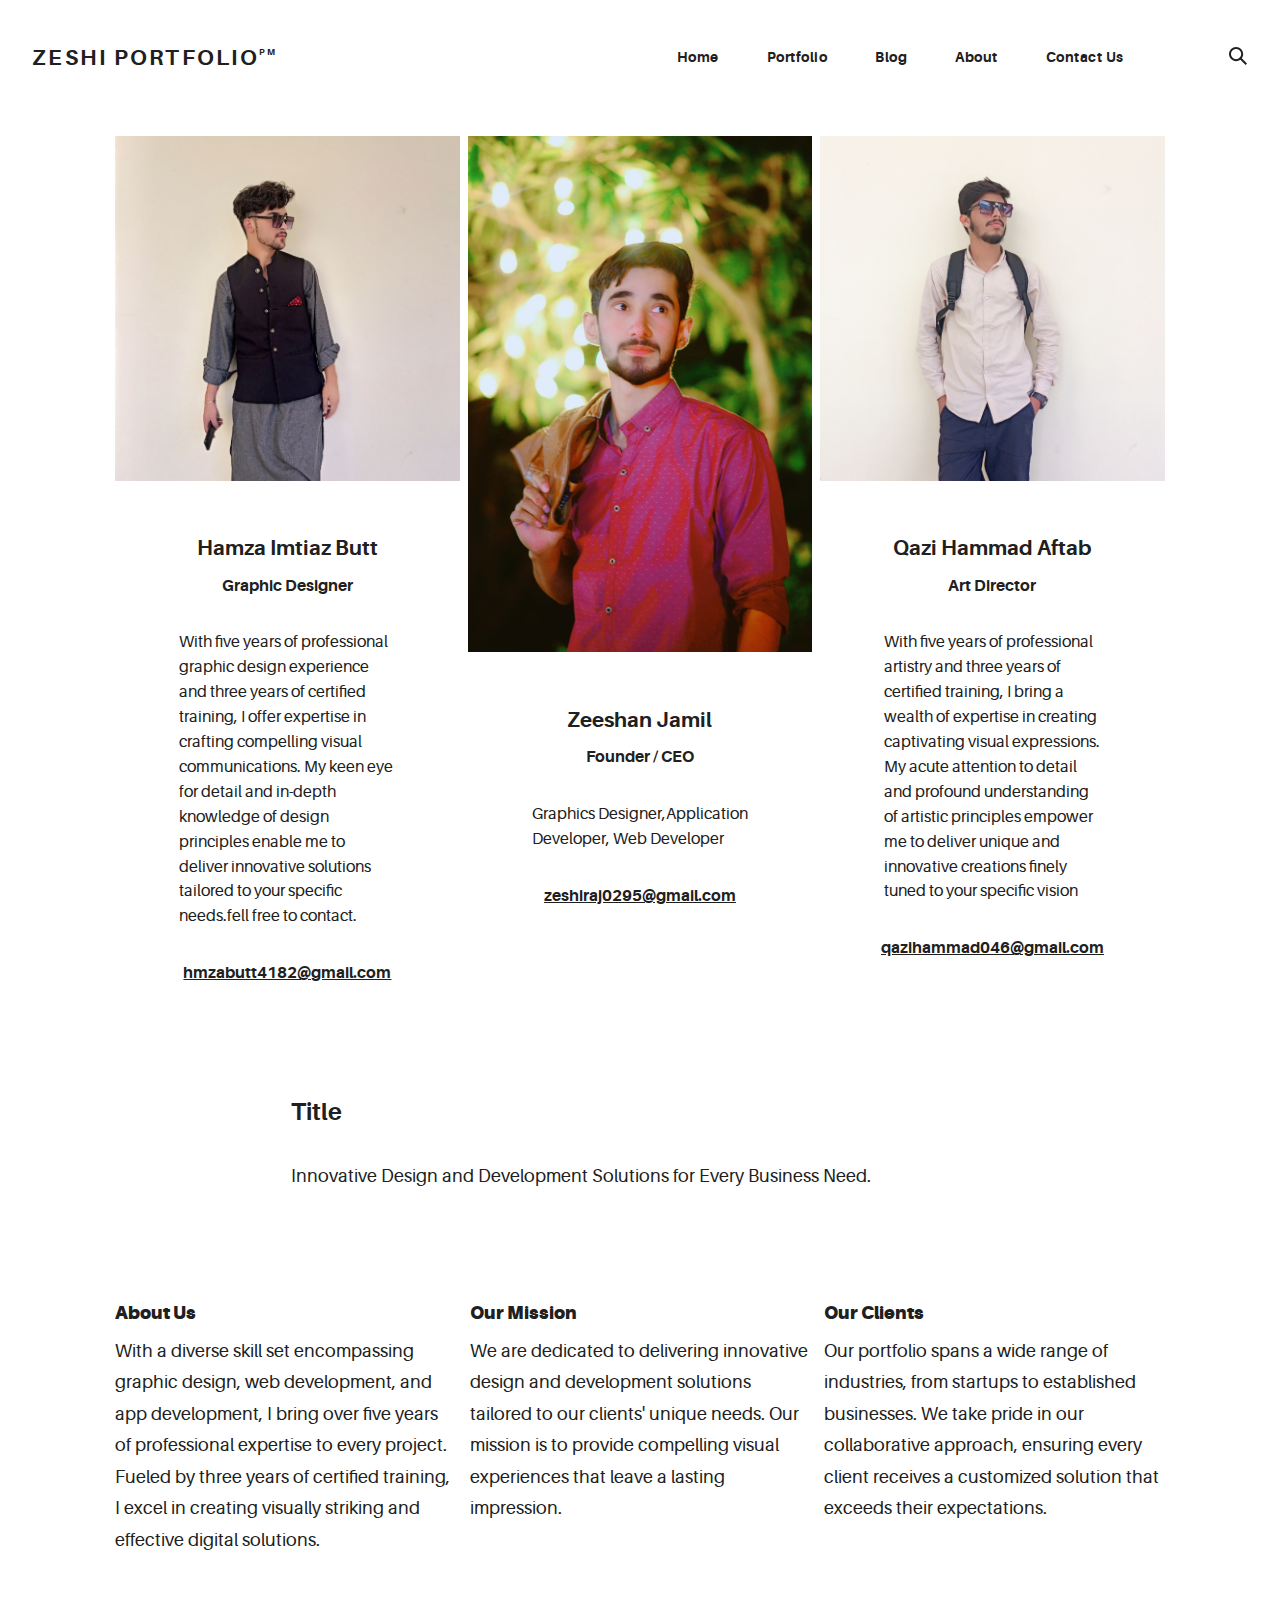
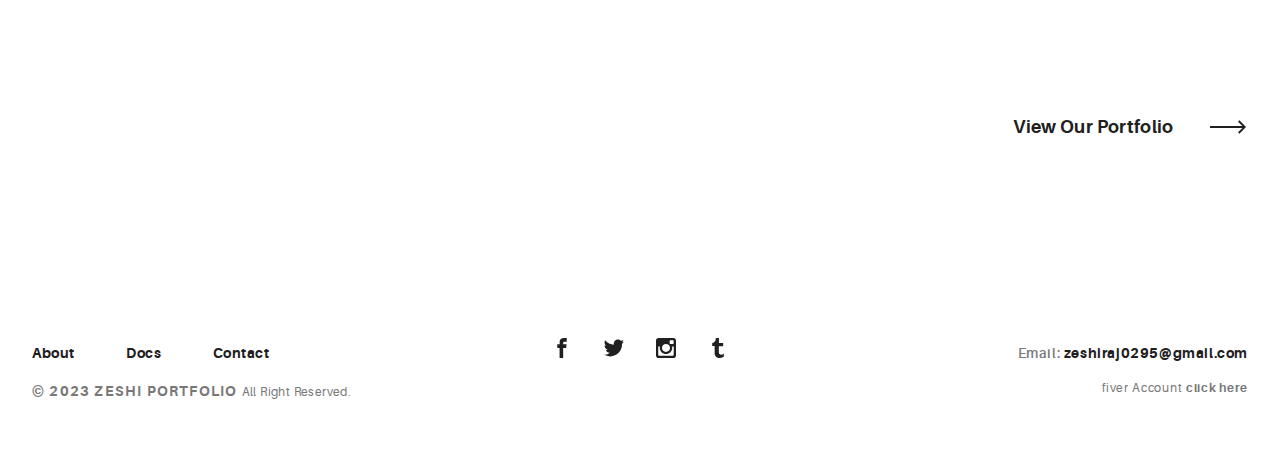
<file: about.html>
<!DOCTYPE html>
<html>
  <head>
    <meta name="viewport" content="width=device-width, initial-scale=1.0">
    <meta charset="UTF-8">
    <title>Zeshi Portfolio :: Grarphics</title>
    <link rel="icon" href="assets/img/zeshi-icon1.jpg" type="image/jpeg">

    <link rel="stylesheet" href="assets/css/aurora-pack.min.css">
    <link rel="stylesheet" href="assets/css/aurora-theme-base.min.css">
    <link rel="stylesheet" href="assets/css/urku.css">
  </head>
  <body class="top-fixed">
    <header class="ae-container-fluid ae-container-fluid--full rk-header ">
      <input type="checkbox" id="mobile-menu" class="rk-mobile-menu">
      <label for="mobile-menu">
        <svg>
          <use xlink:href="assets/img/symbols.svg#bar"></use>
        </svg>
        <svg>
          <use xlink:href="assets/img/symbols.svg#bar"></use>
        </svg>
        <svg>
          <use xlink:href="assets/img/symbols.svg#bar"></use>
        </svg>
      </label>
      <div class="ae-container-fluid rk-topbar">
        <h1 class="rk-logo"><a href="index.html">Zeshi portfolio<sup>pm</sup></a></h1>
        <nav class="rk-navigation">
          <ul class="rk-menu">
            <li class="rk-menu__item"><a href="index.html" class="rk-menu__link">Home</a>
            </li>
            <li class="rk-menu__item"><a href="portfolio.html" class="rk-menu__link">Portfolio</a>
              <nav class="rk-menu__sub">
                <ul class="rk-container">
                  <li class="rk-menu__item"><a href="portfolio.html" class="rk-menu__link">Flex</a></li>
                  <li class="rk-menu__item"><a href="portfolio-alt.html" class="rk-menu__link">Switch</a></li>
                  <li class="rk-menu__item"><a href="portfolio-raw.html" class="rk-menu__link">Static</a></li>
                  <li class="rk-menu__item"><a href="portfolio-masonry.html" class="rk-menu__link">Masonry</a></li>
                </ul>
              </nav>
            </li>
            <li class="rk-menu__item"><a href="blog.html" class="rk-menu__link">Blog</a>
            </li>
            <li class="rk-menu__item"><a href="about.html" class="rk-menu__link">About</a></li>
              <nav class="rk-menu__sub">
                <ul class="rk-container">
                  
                  <li class="rk-menu__item"><a href="documentation.html" class="rk-menu__link">Documentation</a></li>
                  <li class="rk-menu__item"><a href="design-styles.html" class="rk-menu__link">Design Styles</a></li>
                </ul>
              </nav>
            </li>
            <li class="rk-menu__item"><a href="contact.html" class="rk-menu__link">Contact Us</a>
            </li>
          </ul>
          <form class="rk-search">
            <input type="text" placeholder="Search" id="urku-search" class="rk-search-field">
            <label for="urku-search">
              <svg>
                <use xlink:href="assets/img/symbols.svg#icon-search"></use>
              </svg>
            </label>
          </form>
        </nav>
      </div>
    </header>
    <div class="ae-container-fluid ae-container-fluid--inner rk-main">
      <div class="ae-grid au-xs-ta-center au-mb-4">
        <div class="ae-grid__item item-lg-4 ae-kappa au-mb-3"><img src="assets/img/team-1.1.jpg" alt="" class="au-mb-3">
          <h5 class="ae-u-bolder au-mt-2">Hamza Imtiaz Butt</h5>
          <p class="ae-u-bolder au-mb-3">Graphic Designer</p>
          <p class="au-lg-ta-left au-mb-3 au-pl-4 au-pr-4"> With five years of professional graphic design experience and three years of certified training, I offer expertise in crafting compelling visual communications. My keen eye for detail and in-depth knowledge of design principles enable me to deliver innovative solutions tailored to your specific needs.fell free to contact. </p><a href="#0" class="ae-u-bolder au-underline">hmzabutt4182@gmail.com</a>
        </div>
        <div class="ae-grid__item item-lg-4 ae-kappa au-mb-3"><img src="assets/img/team-2.2.jpg" alt="" class="au-mb-3">
          <h5 class="ae-u-bolder au-mt-2">Zeeshan Jamil</h5>
          <p class="ae-u-bolder au-mb-3">Founder / CEO</p>
          <p class="au-lg-ta-left au-mb-3 au-pl-4 au-pr-4"> Graphics Designer,Application Developer, Web Developer</p><a href="#0" class="ae-u-bolder au-underline">zeshiraj0295@gmail.com</a>
        </div>
        <div class="ae-grid__item item-lg-4 ae-kappa au-mb-3"><img src="assets/img/team-3.3.jpg" alt="" class="au-mb-3">
          <h5 class="ae-u-bolder au-mt-2">Qazi Hammad Aftab</h5>
          <p class="ae-u-bolder au-mb-3">Art Director</p>
          <p class="au-lg-ta-left au-mb-3 au-pl-4 au-pr-4">With five years of professional artistry and three years of certified training, I bring a wealth of expertise in creating captivating visual expressions. My acute attention to detail and profound understanding of artistic principles empower me to deliver unique and innovative creations finely tuned to your specific vision</p><a href="#0" class="ae-u-bolder au-underline">qazihammad046@gmail.com</a>
        </div>
      </div>
      <div class="ae-grid au-pt-2">
        <div class="ae-grid__item item-lg-8 item-lg--offset-2">
          <h4 class="ae-u-bolder">Title</h4>
          <p>Innovative Design and Development Solutions for Every Business Need.</p>
        </div>
      </div>
      <div class="ae-grid ae-grid--alt au-xs-ptp-1">
        <div class="ae-grid__item--alt item-lg-4">
          <h6 class="ae-u-boldest">About Us</h6>
          <p class="au-lh-3">With a diverse skill set encompassing graphic design, web development, and app development, I bring over five years of professional expertise to every project. Fueled by three years of certified training, I excel in creating visually striking and effective digital solutions. </p>
        </div>
        <div class="ae-grid__item--alt item-lg-4">
          <h6 class="ae-u-boldest">Our Mission</h6>
          <p class="au-lh-3">We are dedicated to delivering innovative design and development solutions tailored to our clients' unique needs. Our mission is to provide compelling visual experiences that leave a lasting impression.</p>
        </div>
        <div class="ae-grid__item--alt item-lg-4">
          <h6 class="ae-u-boldest">Our Clients</h6>
          <p class="au-lh-3">Our portfolio spans a wide range of industries, from startups to established businesses. We take pride in our collaborative approach, ensuring every client receives a customized solution that exceeds their expectations. </p>
          <p class="au-lh-3">        </p>
        </div>
      </div>
      <p class="au-flex au-pt-4 group-buttons"><a href="portfolio.html" class="au-mt-4 arrow-button arrow-button--right arrow-button--out">View Our Portfolio<span class="arrow-cont">
            <svg>
              <use xlink:href="assets/img/symbols.svg#arrow"></use>
            </svg></span></a></p>
    </div>
    <footer class="ae-container-fluid rk-footer ">
      <div class="ae-grid ae-grid--collapse">
        <div class="ae-grid__item item-lg-4 au-xs-ta-center au-lg-ta-left">
          <ul class="rk-menu rk-footer-menu">
            <li class="rk-menu__item"><a href="about.html" class="rk-menu__link">About</a>
            </li>
            <li class="rk-menu__item"><a href="documentation.html" class="rk-menu__link">Docs</a>
            </li>
            <li class="rk-menu__item"><a href="contact.html" class="rk-menu__link">Contact</a>
            </li>
          </ul>
          <p class="rk-footer__text rk-footer__copy "> <span class="ae-u-bold">© </span><span class="ae-u-bolder">2023 ZESHI PORTFOLIO </span>All Right Reserved.</p>
        </div>
        <div class="ae-grid__item item-lg-4 au-xs-ta-center"><a href="#0" class="rk-social-btn ">
            <svg>
              <use xlink:href="assets/img/symbols.svg#icon-facebook"></use>
            </svg></a><a href="#0" class="rk-social-btn ">
            <svg>
              <use xlink:href="assets/img/symbols.svg#icon-twitter"></use>
            </svg></a><a href="#0" class="rk-social-btn ">
            <svg>
              <use xlink:href="assets/img/symbols.svg#icon-pinterest"></use>
            </svg></a><a href="#0" class="rk-social-btn ">
            <svg>
              <use xlink:href="assets/img/symbols.svg#icon-tumblr"></use>
            </svg></a></div>
        <div class="ae-grid__item item-lg-4 au-xs-ta-center au-lg-ta-right">
          <p class="rk-footer__text rk-footer__contact "> <span class="ae-u-bold">Email: </span><span class="ae-u-bolder"> <a href="#0" class="rk-dark-color ">zeshiraj0295@gmail.com </a></span></p>
          <p class="rk-footer__text rk-footer__by">fiver Account <a href="https://www.fiver.com/s/LQ38qj" class="ae-u-bolder">click here</a></p>
        </div>
      </div>
    </footer>
    <script src="assets/js/svg4everybody.min.js"></script>
    <script>svg4everybody();</script>
  </body>
</html>
</file>
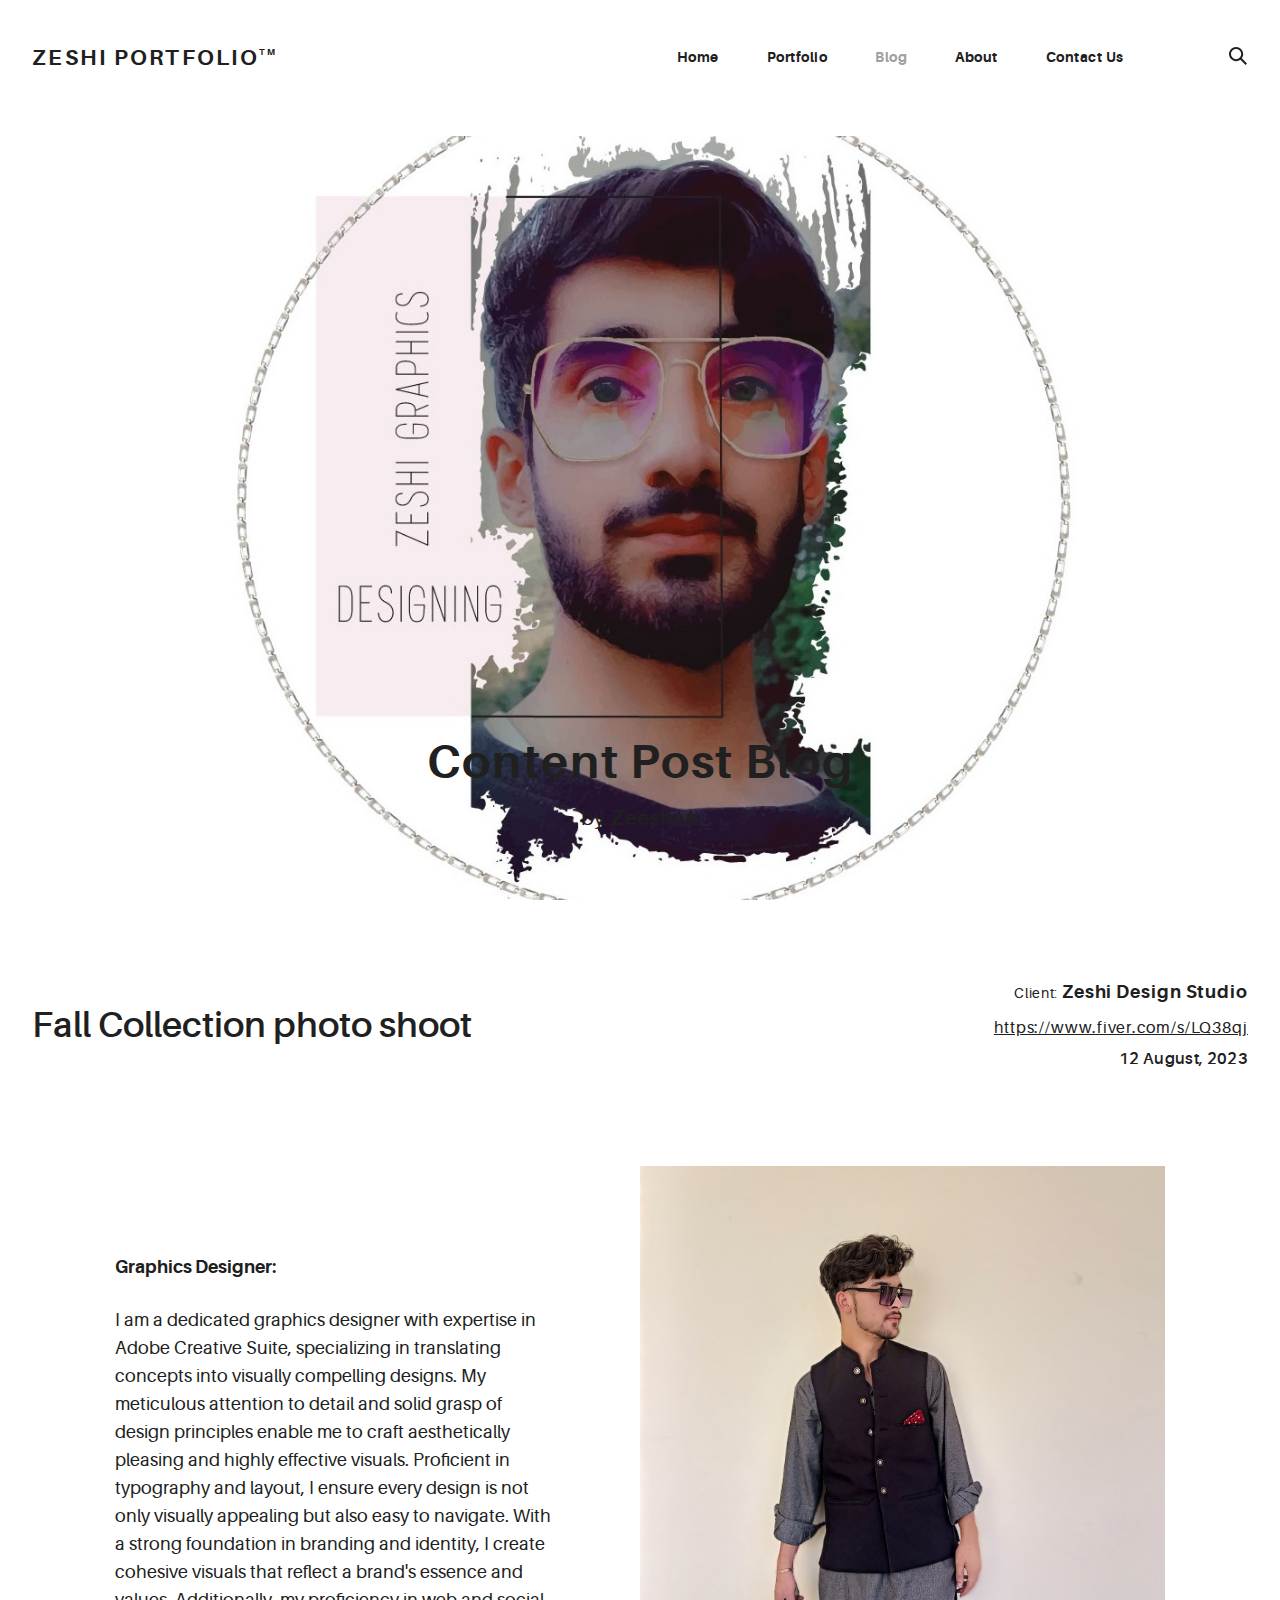
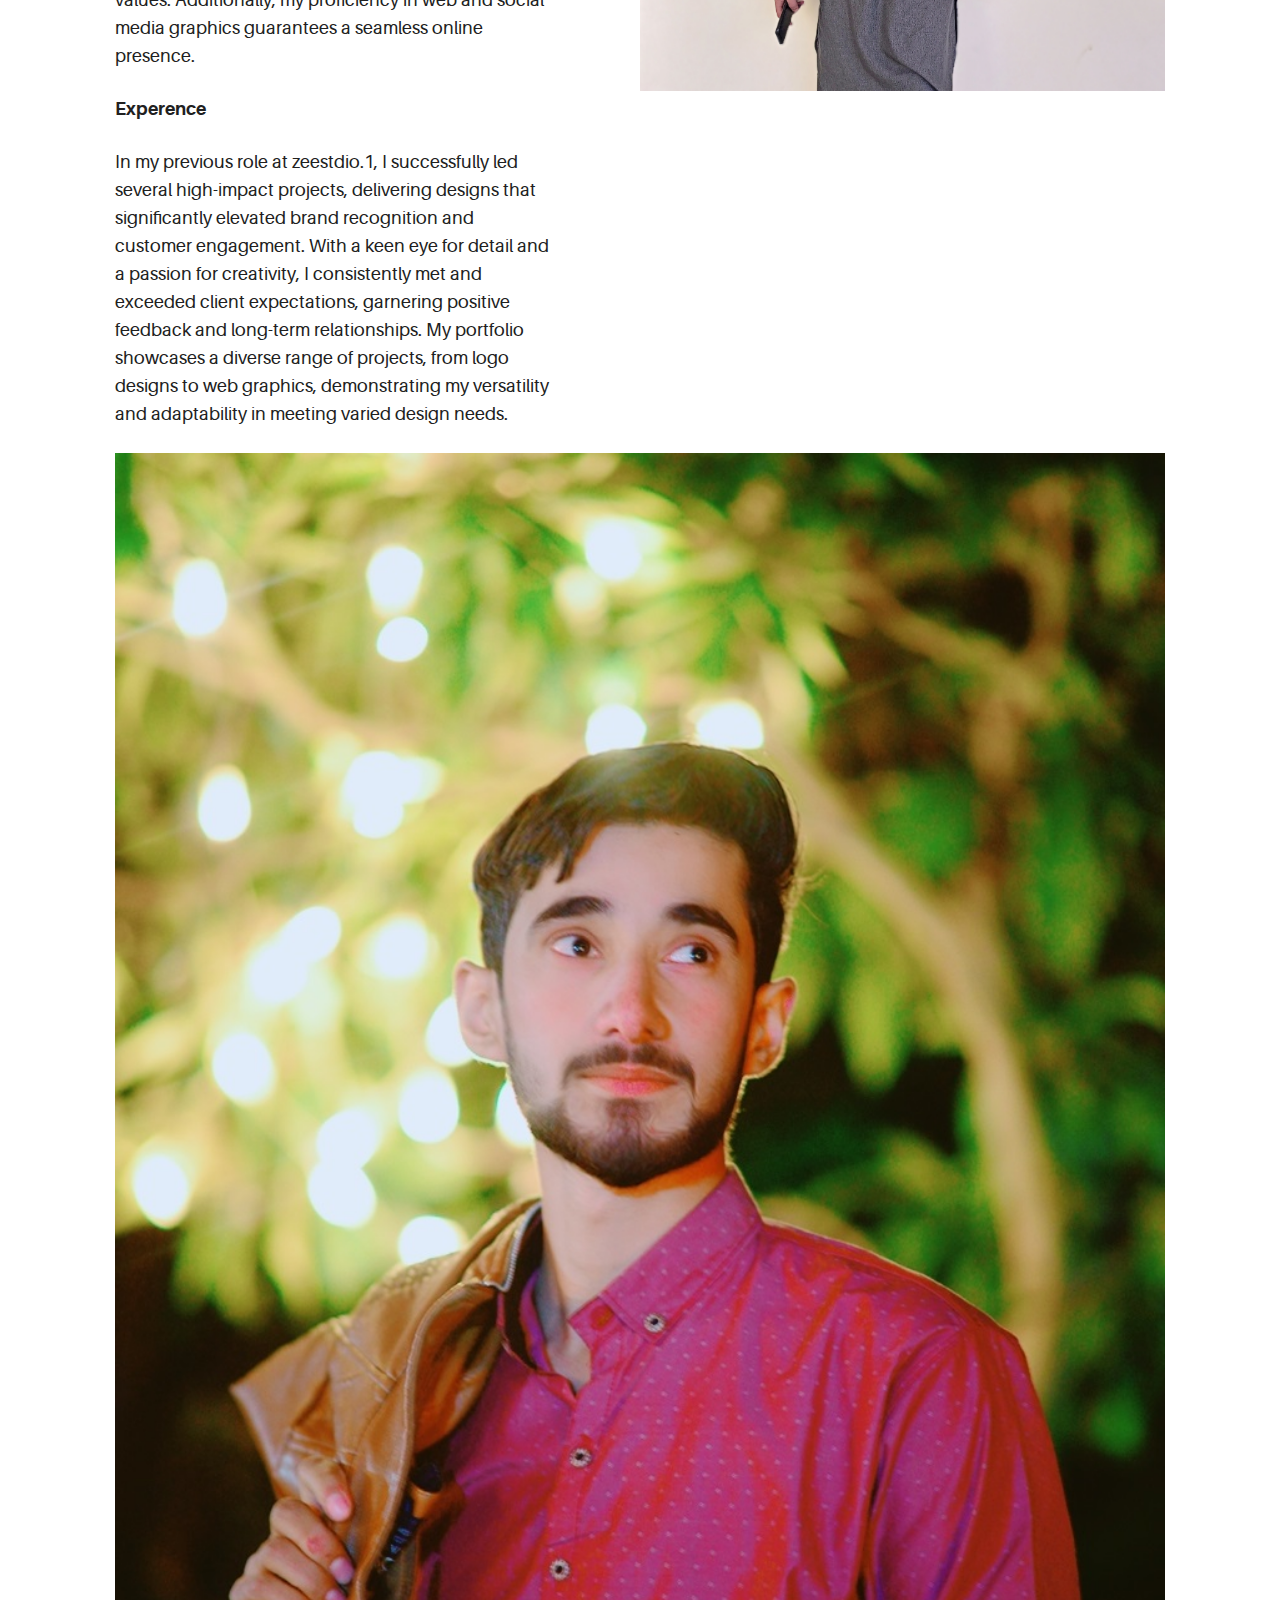
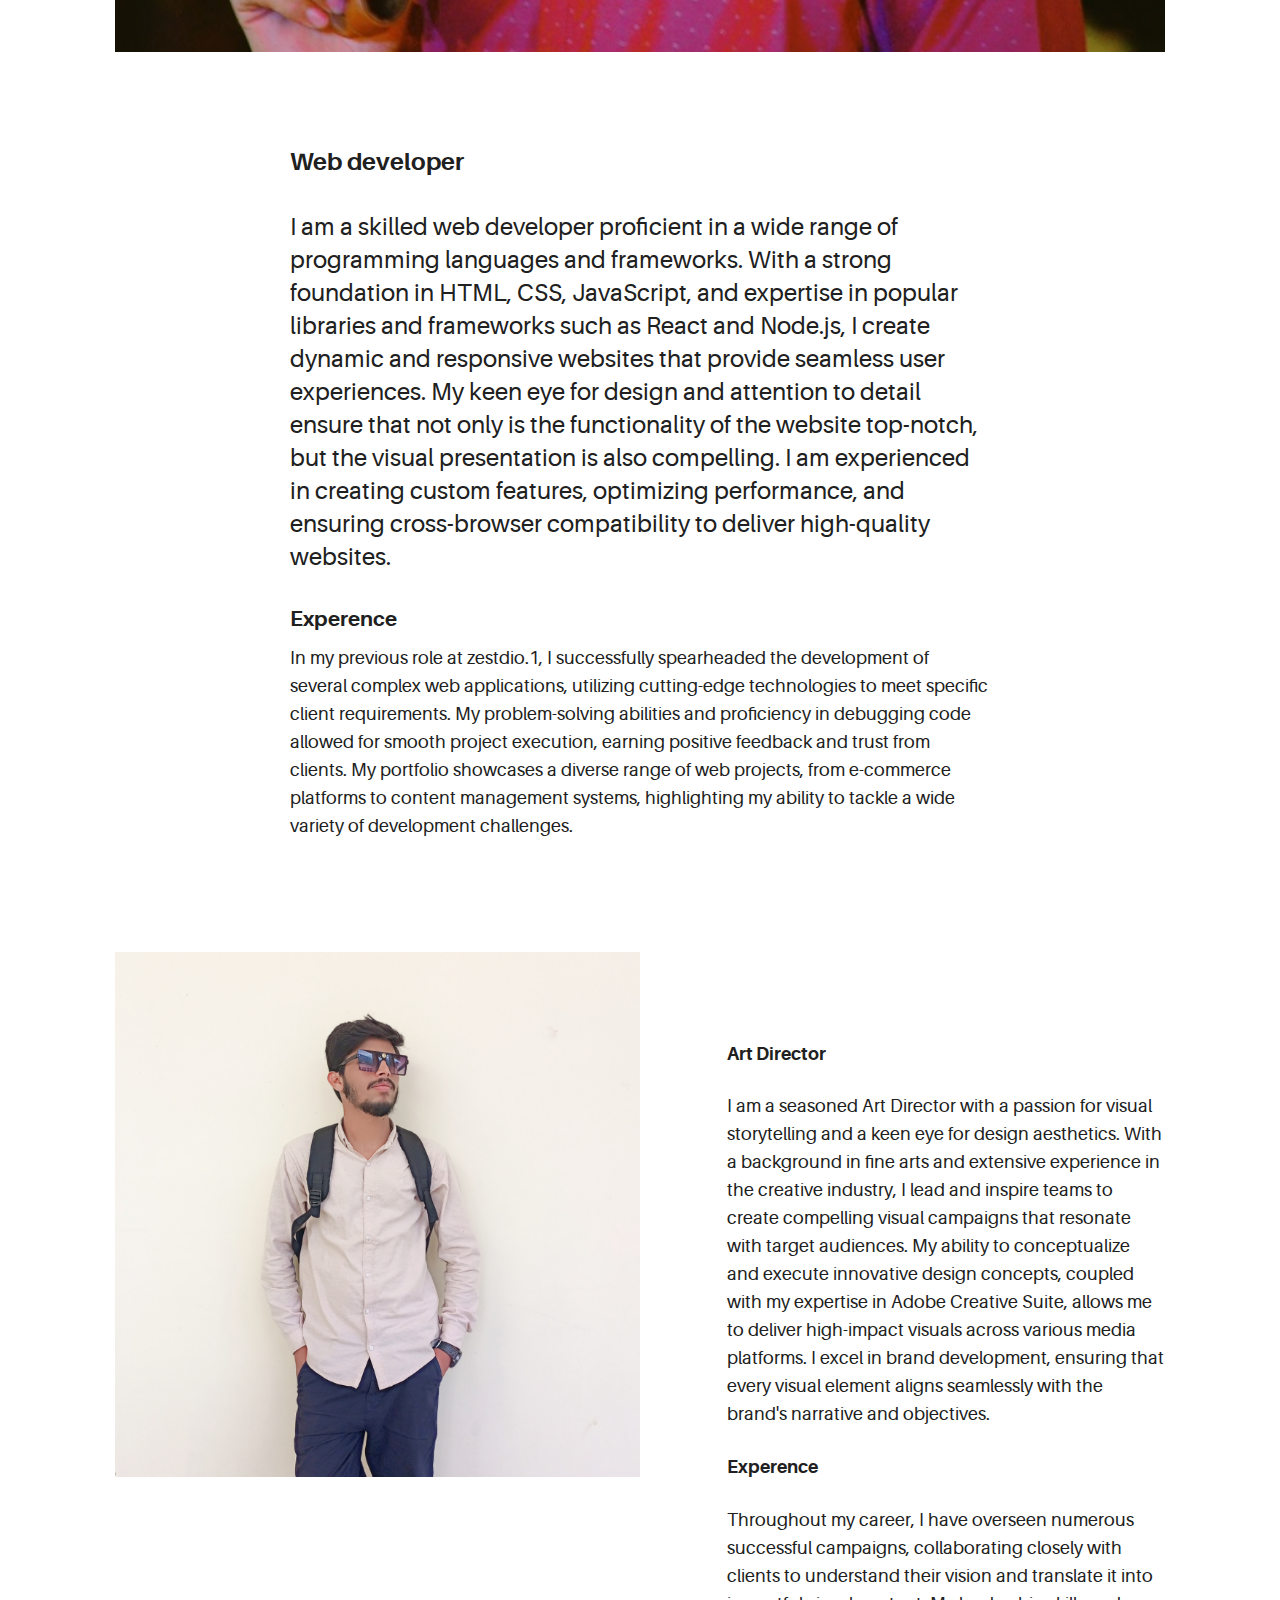
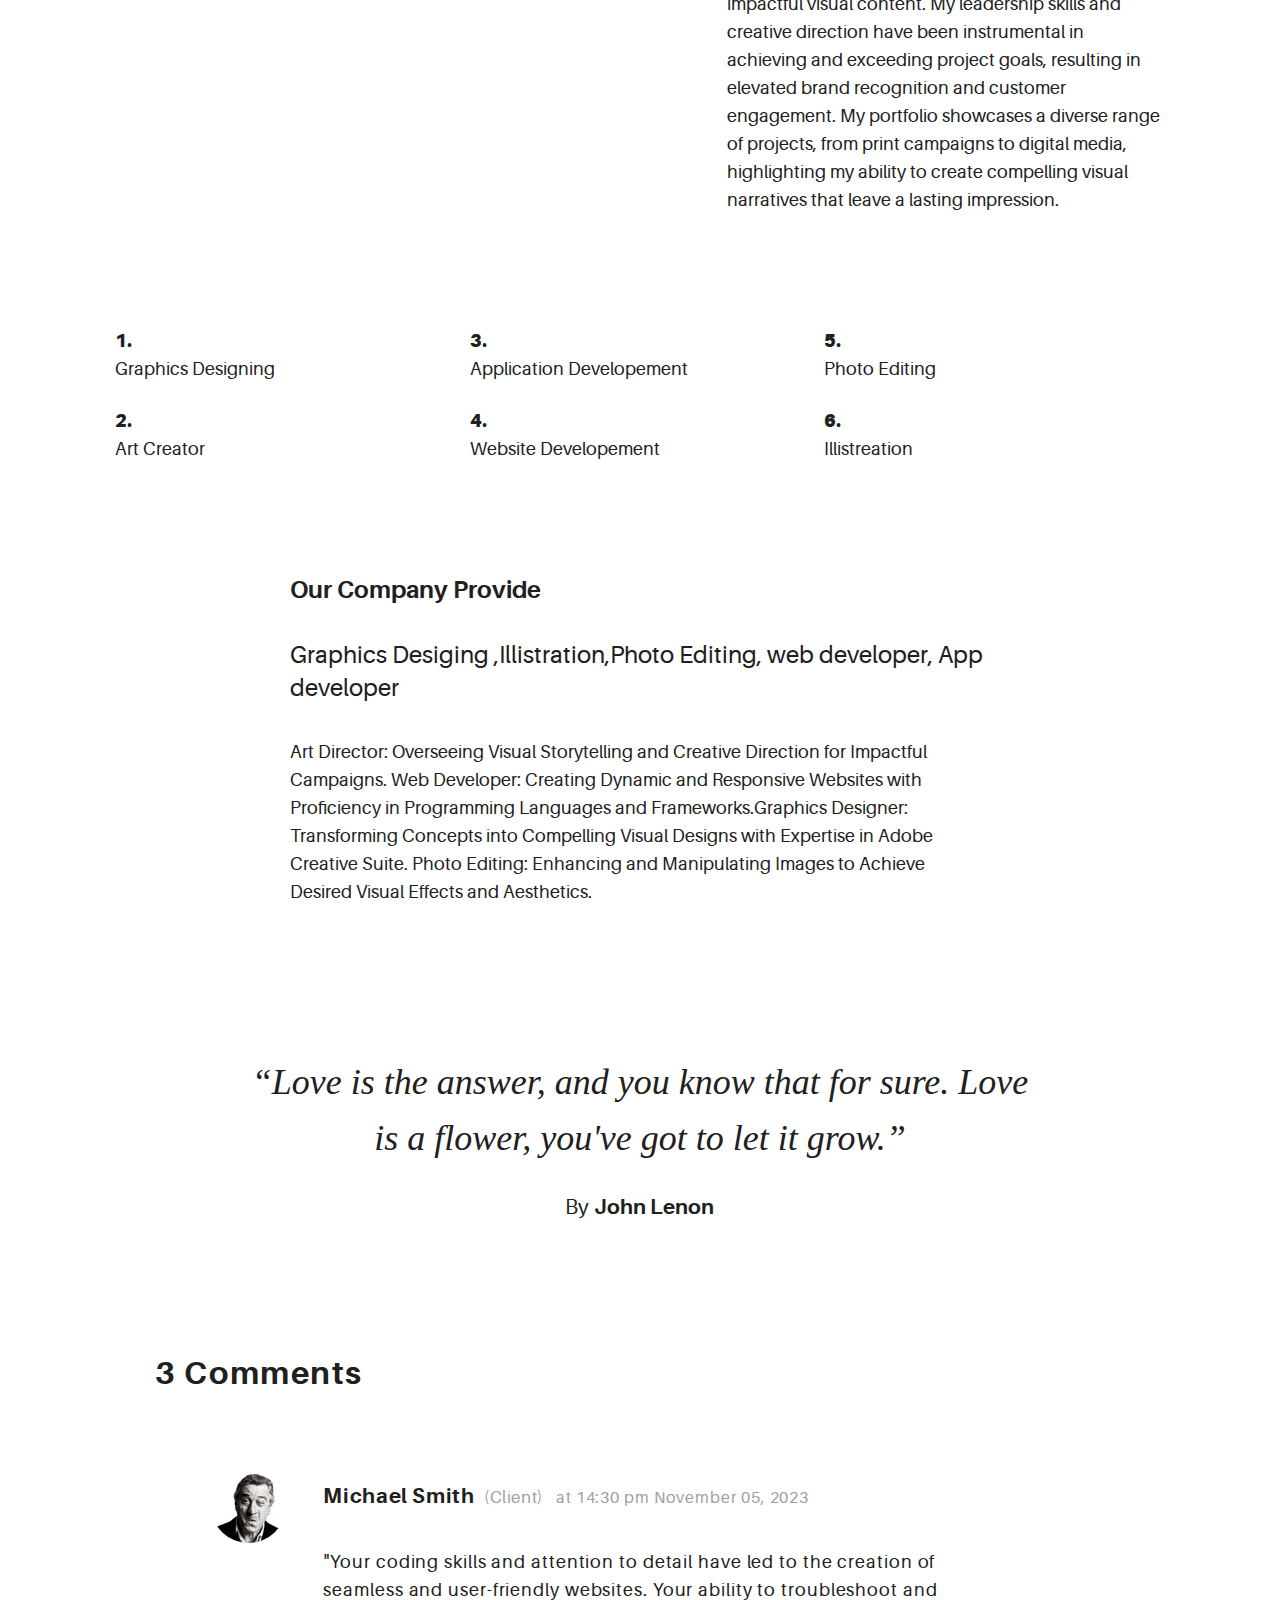
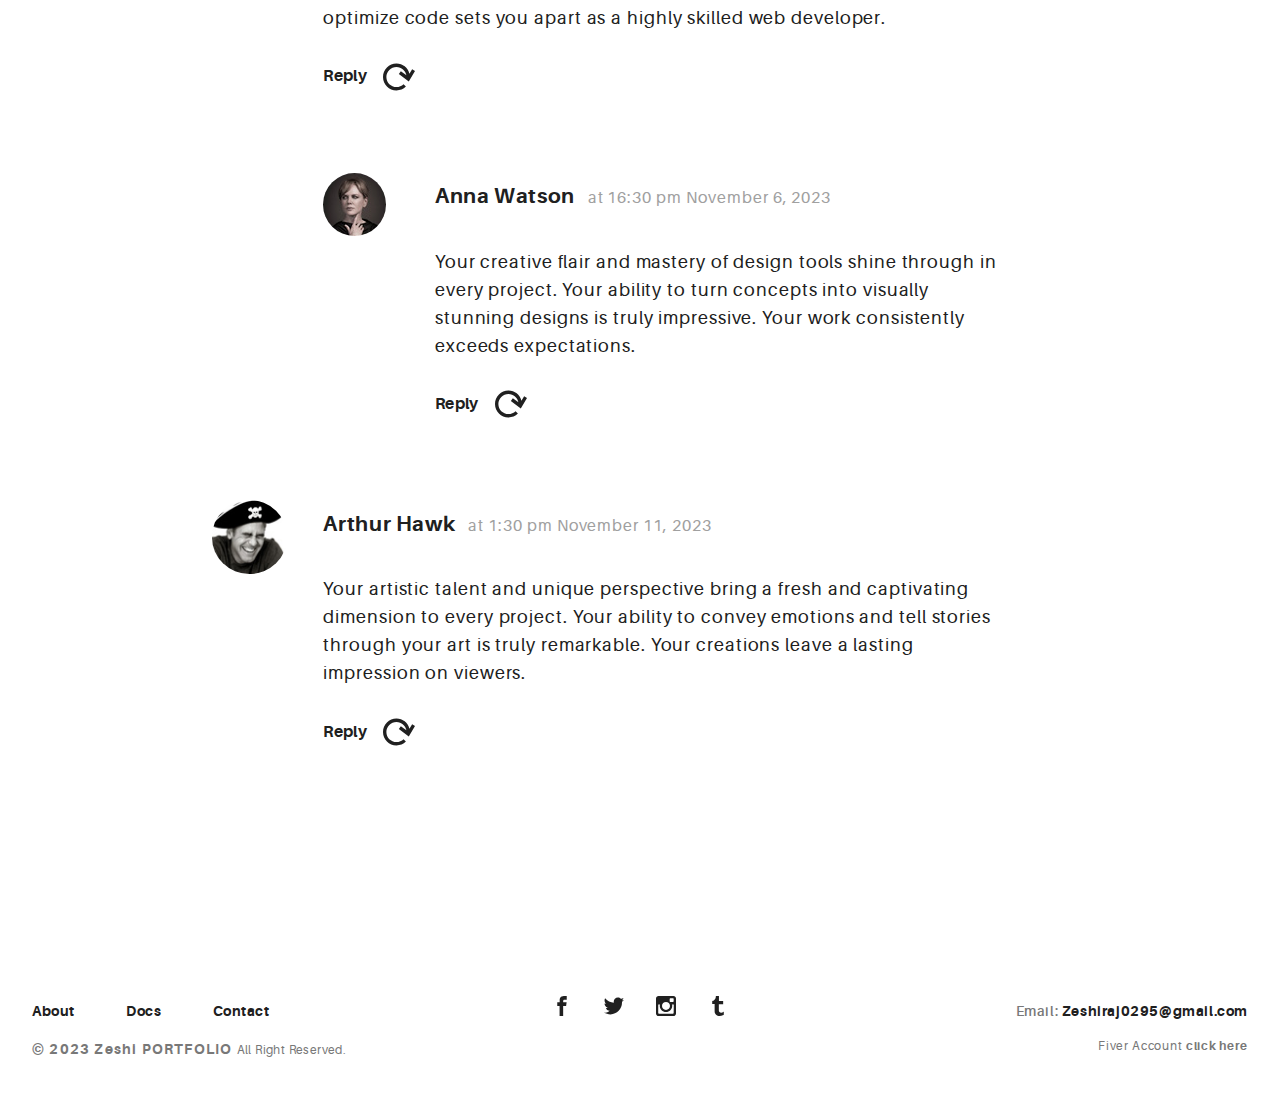
<file: blog-post.html>
<!DOCTYPE html>
<html>
  <head>
    <meta name="viewport" content="width=device-width, initial-scale=1.0">
    <meta charset="UTF-8">
    <title>Zeshi Portfolio :: Graphics </title>
    <link rel="icon" href="assets/img/zeshi-icon1.jpg" type="image/jpeg">

    <link rel="stylesheet" href="assets/css/aurora-pack.min.css">
    <link rel="stylesheet" href="assets/css/aurora-theme-base.min.css">
    <link rel="stylesheet" href="assets/css/urku.css">
  </head>
  <body class="top-fixed">
    <header class="ae-container-fluid ae-container-fluid--full rk-header ">
      <input type="checkbox" id="mobile-menu" class="rk-mobile-menu">
      <label for="mobile-menu">
        <svg>
          <use xlink:href="assets/img/symbols.svg#bar"></use>
        </svg>
        <svg>
          <use xlink:href="assets/img/symbols.svg#bar"></use>
        </svg>
        <svg>
          <use xlink:href="assets/img/symbols.svg#bar"></use>
        </svg>
      </label>
      <div class="ae-container-fluid rk-topbar">
        <h1 class="rk-logo"><a href="index.html">Zeshi portfolio<sup>tm</sup></a></h1>
        <nav class="rk-navigation">
          <ul class="rk-menu">
            <li class="rk-menu__item"><a href="index.html" class="rk-menu__link">Home</a>
            </li>
            <li class="rk-menu__item"><a href="portfolio.html" class="rk-menu__link">Portfolio</a>
              <nav class="rk-menu__sub">
                <ul class="rk-container">
                  <li class="rk-menu__item"><a href="portfolio.html" class="rk-menu__link">Flex</a></li>
                  <li class="rk-menu__item"><a href="portfolio-alt.html" class="rk-menu__link">Switch</a></li>
                  <li class="rk-menu__item"><a href="portfolio-raw.html" class="rk-menu__link">Static</a></li>
                  <li class="rk-menu__item"><a href="portfolio-masonry.html" class="rk-menu__link">Masonry</a></li>
                </ul>
              </nav>
            </li>
            <li class="active rk-menu__item"><a href="blog.html" class="rk-menu__link">Blog</a>
            </li>
            <li class="rk-menu__item"><a href="about.html" class="rk-menu__link">About</a></li>
              <nav class="rk-menu__sub">
                <ul class="rk-container">
                  
                  <li class="rk-menu__item"><a href="documentation.html" class="rk-menu__link">Documentation</a></li>
                  <li class="rk-menu__item"><a href="design-styles.html" class="rk-menu__link">Design Styles</a></li>
                </ul>
              </nav>
            </li>
            <li class="rk-menu__item"><a href="contact.html" class="rk-menu__link">Contact Us</a>
            </li>
          </ul>
          <form class="rk-search">
            <input type="text" placeholder="Search" id="urku-search" class="rk-search-field">
            <label for="urku-search">
              <svg>
                <use xlink:href="assets/img/symbols.svg#icon-search"></use>
              </svg>
            </label>
          </form>
        </nav>
      </div>
    </header>
    <section class="ae-container-fluid ae-container-fluid--full">
      <header class="rk-portfolio-cover  post-inside-1">
        <div class="item-inside__meta">
          <h1 class="ae-u-bolder rk-portfolio-title ">Content Post Blog</h1>
          <p class="ae-theta rk-portfolio-category ">by <span class="ae-u-bolder">Zeeshan</span></p>
        </div>
      </header>
      <div class="ae-container-fluid">
        <div class="ae-grid ae-grid--collapse rk-portfolio-info ">
          <div class="ae-grid__item item-lg-8 item-sm--center au-xs-ta-center au-lg-ta-left">
            <h2 class="rk-portfolio-inner-title ">Fall Collection photo shoot</h2>
          </div>
          <div class="ae-grid__item item-lg-4 au-xs-ta-center au-lg-ta-right rk-portfolio-details">
            <p class="rk-portfolio-inner-client "><span class="ae-lambda">Client: </span><span class="ae-u-bolder">Zeshi Design Studio</span></p>
            <p class="au-underline rk-portfolio-inner-website "><a href="#0" class="ae-kappa">https://www.fiver.com/s/LQ38qj</a></p>
            <p class="ae-kappa ae-u-bold rk-portfolio-inner-date ">12 August, 2023</p>
          </div>
        </div>
      </div>
      <div class="ae-container-fluid ae-container-fluid--inner rk-portfolio--inner">
        <div class="ae-grid ae-grid--collapse au-xs-ptp-1">
          <div class="ae-grid__item item-lg-5 au-lg-ptp-1">
            <p class="ae-u-bolder">Graphics Designer:</p>
            <p>I am a dedicated graphics designer with expertise in Adobe Creative Suite, specializing in translating concepts into visually compelling designs. My meticulous attention to detail and solid grasp of design principles enable me to craft aesthetically pleasing and highly effective visuals. Proficient in typography and layout, I ensure every design is not only visually appealing but also easy to navigate. With a strong foundation in branding and identity, I create cohesive visuals that reflect a brand's essence and values. Additionally, my proficiency in web and social media graphics guarantees a seamless online presence.</p>
            <p class="ae-u-bolder">Experence</p>
	    <p>In my previous role at zeestdio.1, I successfully led several high-impact projects, delivering designs that significantly elevated brand recognition and customer engagement. With a keen eye for detail and a passion for creativity, I consistently met and exceeded client expectations, garnering positive feedback and long-term relationships. My portfolio showcases a diverse range of projects, from logo designs to web graphics, demonstrating my versatility and adaptability in meeting varied design needs.</p>
          </div>
          <div class="ae-grid__item item-lg-6 item-lg--offset-1"><img src="assets/img/post-inner-1.1.jpg" alt="Urku Portfolio"></div>
        </div>
        <div class="ae-grid ae-grid--collapse">
          <div class="ae-grid__item item-lg--auto"><img src="assets/img/post-inner-3.3.jpg" alt="Urku Portfolio"></div>
        </div>
        <div class="ae-grid ae-grid--collapse au-xs-ptp-1 au-xs-pbp-1">
          <div class="ae-grid__item item-lg-8 item-lg--offset-2">
            <h4 class="ae-u-bolder">Web developer</h4>
            <p class="ae-eta">I am a skilled web developer proficient in a wide range of programming languages and frameworks. With a strong foundation in HTML, CSS, JavaScript, and expertise in popular libraries and frameworks such as React and Node.js, I create dynamic and responsive websites that provide seamless user experiences. My keen eye for design and attention to detail ensure that not only is the functionality of the website top-notch, but the visual presentation is also compelling. I am experienced in creating custom features, optimizing performance, and ensuring cross-browser compatibility to deliver high-quality websites.</p>
            <h5 class="ae-u-bolder">Experence</h5>
	    <p>In my previous role at zestdio.1, I successfully spearheaded the development of several complex web applications, utilizing cutting-edge technologies to meet specific client requirements. My problem-solving abilities and proficiency in debugging code allowed for smooth project execution, earning positive feedback and trust from clients. My portfolio showcases a diverse range of web projects, from e-commerce platforms to content management systems, highlighting my ability to tackle a wide variety of development challenges.</p>
          </div>
        </div>
        <div class="ae-grid ae-grid--collapse">
          <div class="ae-grid__item item-lg-6"><img src="assets/img/post-inner-2.2.jpg" alt="Urku Portfolio"></div>
          <div class="ae-grid__item item-lg-5 item-lg--offset-1 au-lg-ptp-1">
            <p class="ae-u-bolder">Art Director</p>
            <p>I am a seasoned Art Director with a passion for visual storytelling and a keen eye for design aesthetics. With a background in fine arts and extensive experience in the creative industry, I lead and inspire teams to create compelling visual campaigns that resonate with target audiences. My ability to conceptualize and execute innovative design concepts, coupled with my expertise in Adobe Creative Suite, allows me to deliver high-impact visuals across various media platforms. I excel in brand development, ensuring that every visual element aligns seamlessly with the brand's narrative and objectives.</p>
            <p class="ae-u-bolder">Experence</p>
	    <p>Throughout my career, I have overseen numerous successful campaigns, collaborating closely with clients to understand their vision and translate it into impactful visual content. My leadership skills and creative direction have been instrumental in achieving and exceeding project goals, resulting in elevated brand recognition and customer engagement. My portfolio showcases a diverse range of projects, from print campaigns to digital media, highlighting my ability to create compelling visual narratives that leave a lasting impression.</p>
          </div>
        </div>
        <div class="ae-grid ae-grid--alt au-lg-ta-left au-xs-ptp-1">
          <div class="ae-grid__item--alt item-lg-4"><span class="ae-u-boldest">1.</span>
            <p>Graphics Designing</p><span class="ae-u-boldest">2.</span>
            <p>Art Creator</p>
          </div>
          <div class="ae-grid__item--alt item-lg-4"><span class="ae-u-boldest">3.</span>
            <p>Application Developement </p><span class="ae-u-boldest">4.</span>
            <p>Website Developement</p>
          </div>
          <div class="ae-grid__item--alt item-lg-4"><span class="ae-u-boldest">5.</span>
            <p>Photo Editing  </p><span class="ae-u-boldest">6.</span>
            <p>Illistreation</p>
          </div>
        </div>
        <div class="ae-grid ae-grid--collapse au-xs-ptp-1">
          <div class="ae-grid__item item-lg-8 item-lg--offset-2">
            <h4 class="ae-u-bolder">Our Company Provide</h4>
            <p class="ae-eta">Graphics Desiging ,Illistration,Photo Editing, web developer, App developer</p>
            <p>Art Director: Overseeing Visual Storytelling and Creative Direction for Impactful Campaigns.
Web Developer: Creating Dynamic and Responsive Websites with Proficiency in Programming Languages and Frameworks.Graphics Designer: Transforming Concepts into Compelling Visual Designs with Expertise in Adobe Creative Suite.
Photo Editing: Enhancing and Manipulating Images to Achieve Desired Visual Effects and Aesthetics.</p>
          </div>
        </div>
        <div class="ae-grid ae-grid--collapse inner-box-3">
          <div class="ae-grid__item item-lg-10 item-lg--offset-1">
            <blockquote class="au-xs-ta-center">
              <p class="ae-delta au-italic">“Love is the answer, and you know that for sure. Love is a flower, you've got to let it grow.”</p>
              <footer> 
                <p class="ae-theta">By <span class="ae-u-bolder">John Lenon</span></p>
              </footer>
            </blockquote>
          </div>
        </div>
       
        
        <div class="ae-grid ae-grid--collapse au-xs-ptp-1">
          <div class="ae-grid__item item-lg-12"></div>
        </div>
      </div>
    </section>
    <ul class="ae-container-fluid ae-container-fluid--inner rk-comments">
      <h3 class="rk-comments__title ae-u-bolder">3 Comments</h3>
      <li>
        <article class="rk-comment">
          <aside class="rk-comment__avatar"><img src="assets/img/user-1.jpg" alt="" class="rk-comment__avatar au-circle"></aside>
          <div class="rk-comment__content">
            <header class="rk-comment__header">
              <h5 class="rk-comment__author ae-u-bolder"><a href="#0">Michael Smith</a><small class="ae-u-regular">&nbsp; (Client)</small></h5>
              <div class="rk-comment__meta">
                <p class="ae-kappa">&nbsp; at <a href="#0">14:30 pm </a><a href="#0">November 05, 2023</a></p>
              </div>
            </header>
            <div class="rk-comment__body">
              <p>"Your coding skills and attention to detail have led to the creation of seamless and user-friendly websites. Your ability to troubleshoot and optimize code sets you apart as a highly skilled web developer.</p>
            </div>
            <div class="rk-comment__actions ae-kappa"><a href="#0" class="ae-u-bold arrow-button arrow-button--compress">Reply
                <svg>
                  <use xlink:href="assets/img/symbols.svg#refresh"></use>
                </svg></a></div>
          </div>
        </article>
        <ul>
          <li>
            <article class="rk-comment">
              <aside class="rk-comment__avatar"><img src="assets/img/user-2.jpg" alt="" class="rk-comment__avatar au-circle"></aside>
              <div class="rk-comment__content">
                <header class="rk-comment__header">
                  <h5 class="rk-comment__author ae-u-bolder"><a href="#0">Anna Watson</a></h5>
                  <div class="rk-comment__meta">
                    <p class="ae-kappa">&nbsp; at <a href="#0">16:30 pm </a><a href="#0">November 6, 2023</a></p>
                  </div>
                </header>
                <div class="rk-comment__body">
                  <p>Your creative flair and mastery of design tools shine through in every project. Your ability to turn concepts into visually stunning designs is truly impressive. Your work consistently exceeds expectations.</p>
                </div>
                <div class="rk-comment__actions ae-kappa"><a href="#0" class="ae-u-bold arrow-button arrow-button--compress">Reply
                    <svg>
                      <use xlink:href="assets/img/symbols.svg#refresh"></use>
                    </svg></a></div>
              </div>
            </article>
          </li>
        </ul>
      </li>
      <li>
        <article class="rk-comment">
          <aside class="rk-comment__avatar"><img src="assets/img/user-3.jpg" alt="" class="rk-comment__avatar au-circle"></aside>
          <div class="rk-comment__content">
            <header class="rk-comment__header">
              <h5 class="rk-comment__author ae-u-bolder"><a href="#0">Arthur Hawk</a></h5>
              <div class="rk-comment__meta">
                <p class="ae-kappa">&nbsp; at <a href="#0">1:30 pm </a><a href="#0">November 11, 2023</a></p>
              </div>
            </header>
            <div class="rk-comment__body">
              <p>Your artistic talent and unique perspective bring a fresh and captivating dimension to every project. Your ability to convey emotions and tell stories through your art is truly remarkable. Your creations leave a lasting impression on viewers.</p>
            </div>
            <div class="rk-comment__actions ae-kappa"><a href="#0" class="ae-u-bold arrow-button arrow-button--compress">Reply
                <svg>
                  <use xlink:href="assets/img/symbols.svg#refresh"></use>
                </svg></a></div>
          </div>
        </article>
      </li>
      
    </ul>
    
  
    <footer class="ae-container-fluid rk-footer ">
      <div class="ae-grid ae-grid--collapse">
        <div class="ae-grid__item item-lg-4 au-xs-ta-center au-lg-ta-left">
          <ul class="rk-menu rk-footer-menu">
            <li class="rk-menu__item"><a href="about.html" class="rk-menu__link">About</a>
            </li>
            <li class="rk-menu__item"><a href="documentation.html" class="rk-menu__link">Docs</a>
            </li>
            <li class="rk-menu__item"><a href="contact.html" class="rk-menu__link">Contact</a>
            </li>
          </ul>
          <p class="rk-footer__text rk-footer__copy "> <span class="ae-u-bold">© </span><span class="ae-u-bolder">2023 Zeshi PORTFOLIO </span>All Right Reserved.</p>
        </div>
        <div class="ae-grid__item item-lg-4 au-xs-ta-center"><a href="#0" class="rk-social-btn ">
            <svg>
              <use xlink:href="assets/img/symbols.svg#icon-facebook"></use>
            </svg></a><a href="#0" class="rk-social-btn ">
            <svg>
              <use xlink:href="assets/img/symbols.svg#icon-twitter"></use>
            </svg></a><a href="#0" class="rk-social-btn ">
            <svg>
              <use xlink:href="assets/img/symbols.svg#icon-pinterest"></use>
            </svg></a><a href="#0" class="rk-social-btn ">
            <svg>
              <use xlink:href="assets/img/symbols.svg#icon-tumblr"></use>
            </svg></a></div>
        <div class="ae-grid__item item-lg-4 au-xs-ta-center au-lg-ta-right">
          <p class="rk-footer__text rk-footer__contact "> <span class="ae-u-bold">Email: </span><span class="ae-u-bolder"> <a href="#0" class="rk-dark-color ">Zeshiraj0295@gmail.com </a></span></p>
          <p class="rk-footer__text rk-footer__by">Fiver Account <a href="https://www.fiver.com/s/LQ38qj" class="ae-u-bolder">click here</a></p>
        </div>
      </div>
    </footer>
    <script src="assets/js/svg4everybody.min.js"></script>
    <script>svg4everybody();</script>
  </body>
</html>
</file>
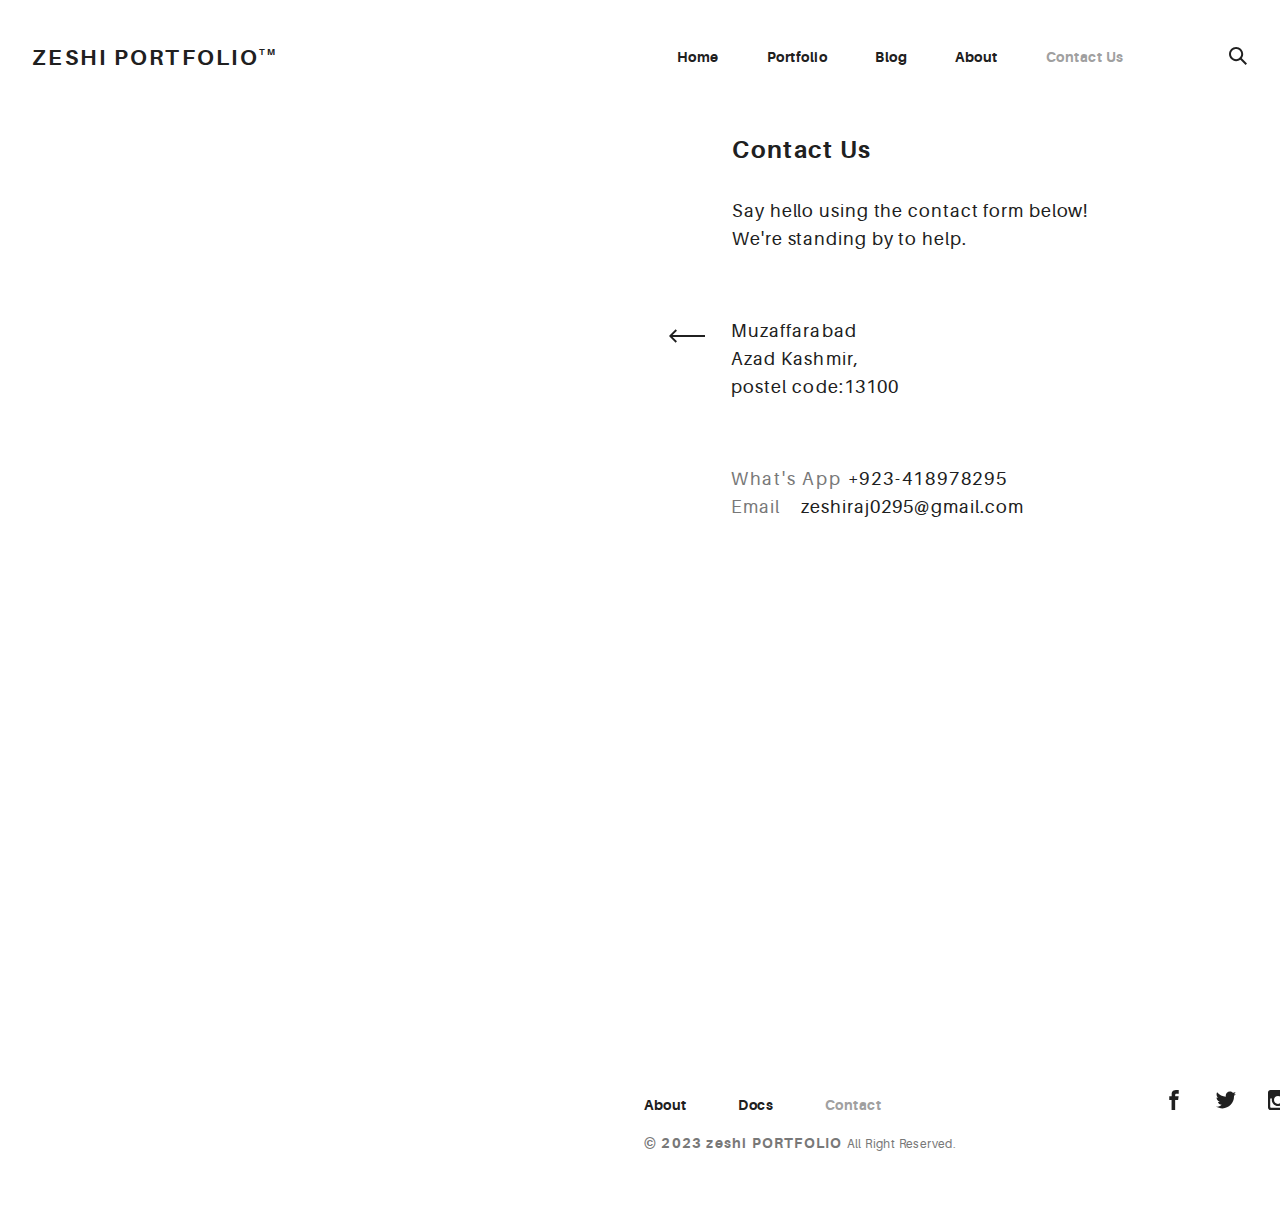
<file: contact.html>
<!DOCTYPE html>
<html>
  <head>
    <meta name="viewport" content="width=device-width, initial-scale=1.0">
    <meta charset="UTF-8">
    <title>Zeshi Portfolio :: Graphics</title>
    <link rel="icon" href="assets/img/zeshi-icon1.jpg" type="image/jpeg">

    <link rel="stylesheet" href="assets/css/aurora-pack.min.css">
    <link rel="stylesheet" href="assets/css/aurora-theme-base.min.css">
    <link rel="stylesheet" href="assets/css/urku.css">
  </head>
  <body class="top-fixed">
    <header class="ae-container-fluid ae-container-fluid--full rk-header ">
      <input type="checkbox" id="mobile-menu" class="rk-mobile-menu">
      <label for="mobile-menu">
        <svg>
          <use xlink:href="assets/img/symbols.svg#bar"></use>
        </svg>
        <svg>
          <use xlink:href="assets/img/symbols.svg#bar"></use>
        </svg>
        <svg>
          <use xlink:href="assets/img/symbols.svg#bar"></use>
        </svg>
      </label>
      <div class="ae-container-fluid rk-topbar">
        <h1 class="rk-logo"><a href="index.html">Zeshi portfolio<sup>tm</sup></a></h1>
        <nav class="rk-navigation">
          <ul class="rk-menu">
            <li class="rk-menu__item"><a href="index.html" class="rk-menu__link">Home</a>
            </li>
            <li class="rk-menu__item"><a href="portfolio.html" class="rk-menu__link">Portfolio</a>
              <nav class="rk-menu__sub">
                <ul class="rk-container">
                  <li class="rk-menu__item"><a href="portfolio.html" class="rk-menu__link">Flex</a></li>
                  <li class="rk-menu__item"><a href="portfolio-alt.html" class="rk-menu__link">Switch</a></li>
                  <li class="rk-menu__item"><a href="portfolio-raw.html" class="rk-menu__link">Static</a></li>
                  <li class="rk-menu__item"><a href="portfolio-masonry.html" class="rk-menu__link">Masonry</a></li>
                </ul>
              </nav>
            </li>
            <li class="rk-menu__item"><a href="blog.html" class="rk-menu__link">Blog</a>
            </li>
            <li class="rk-menu__item"><a href="about.html" class="rk-menu__link">About</a></li>
              <nav class="rk-menu__sub">
                <ul class="rk-container">
                  
                  <li class="rk-menu__item"><a href="documentation.html" class="rk-menu__link">Documentation</a></li>
                  <li class="rk-menu__item"><a href="design-styles.html" class="rk-menu__link">Design Styles</a></li>
                </ul>
              </nav>
            </li>
            <li class="active rk-menu__item"><a href="contact.html" class="rk-menu__link">Contact Us</a>
            </li>
          </ul>
          <form class="rk-search">
            <input type="text" placeholder="Search" id="urku-search" class="rk-search-field">
            <label for="urku-search">
              <svg>
                <use xlink:href="assets/img/symbols.svg#icon-search"></use>
              </svg>
            </label>
          </form>
        </nav>
      </div>
    </header>
    <style>
      #map-container {
        width: 100%;
        height: 0;
        margin: 0 auto;
        padding-top: 134.74026%;
        position: relative;
      }
      #map {
        width: 100%;
        height: 100%; /* had to specify height/width */
        position: absolute;
        top: 0; 
        right: 0;
        left: 0; 
        bottom: 0; 
      }
      
    </style>
    <div class="ae-container-fluid ae-container-fluid--inner rk-main">
      <div class="ae-grid">
        <div class="ae-grid__item item-lg-6 item-lg--offset-7">
          <h4 class="ae-u-bolder au-mb-3 conatct__title">Contact Us</h4>
          <p class="au-mb-4 contact__desc">Say hello using the <a href="#contact-form">contact form </a>below! <br>We're standing by to help.</p>
        </div>
      </div>
      <div class="ae-grid">
        <div class="ae-grid__item item-lg-6">
          <div id="map-container">
            <div id="map"></div>
          </div>
        </div>
        <div class="ae-grid__item item-lg-6">
          <div class="ae-grid ae-grid--collapse">
            <div class="ae-grid__item item-lg-2 au-v-hidden au-lg-v-visible">
              <button id="map-arrow" class="arrow-button arrow-button--nospace arrow-button--center arrow-button--flip">
                <svg>
                  <use xlink:href="assets/img/symbols.svg#arrow"></use>
                </svg>
              </button>
            </div>
            <div class="ae-grid__item item-lg-10 au-xs-ta-center au-lg-ta-left">
              <p class="au-mb-4 contact__addr">Muzaffarabad<br>Azad Kashmir,<br>postel code:13100</p>
              <p> <span class="contact__phone"> <span class="rk-light-color">What's App  </span>+923-418978295</span><br><span class="contact__email au-block au-truncate"> <span class="rk-light-color">Email &nbsp;&nbsp; </span><a href="#0">zeshiraj0295@gmail.com</a></span></p>
            
	    </div>
            <div class="contact_spacer au-none au-lg-block"></div>
          </div>
          
     
    <footer class="ae-container-fluid rk-footer ">
      <div class="ae-grid ae-grid--collapse">
        <div class="ae-grid__item item-lg-4 au-xs-ta-center au-lg-ta-left">
          <ul class="rk-menu rk-footer-menu">
            <li class="rk-menu__item"><a href="about.html" class="rk-menu__link">About</a>
            </li>
            <li class="rk-menu__item"><a href="documentation.html" class="rk-menu__link">Docs</a>
            </li>
            <li class="active rk-menu__item"><a href="contact.html" class="rk-menu__link">Contact</a>
            </li>
          </ul>
          <p class="rk-footer__text rk-footer__copy "> <span class="ae-u-bold">© </span><span class="ae-u-bolder">2023 zeshi PORTFOLIO </span>All Right Reserved.</p>
        </div>
        <div class="ae-grid__item item-lg-4 au-xs-ta-center"><a href="#0" class="rk-social-btn ">
            <svg>
              <use xlink:href="assets/img/symbols.svg#icon-facebook"></use>
            </svg></a><a href="#0" class="rk-social-btn ">
            <svg>
              <use xlink:href="assets/img/symbols.svg#icon-twitter"></use>
            </svg></a><a href="#0" class="rk-social-btn ">
            <svg>
              <use xlink:href="assets/img/symbols.svg#icon-pinterest"></use>
            </svg></a><a href="#0" class="rk-social-btn ">
            <svg>
              <use xlink:href="assets/img/symbols.svg#icon-tumblr"></use>
            </svg></a></div>
        <div class="ae-grid__item item-lg-4 au-xs-ta-center au-lg-ta-right">
          <p class="rk-footer__text rk-footer__contact "> <span class="ae-u-bold">Email: </span><span class="ae-u-bolder"> <a href="#0" class="rk-dark-color ">zeshiraj0295@gmail.com </a></span></p>
          <p class="rk-footer__text rk-footer__by">Fiver Account <a href="https://www.fiver.com/s/LQ38qj" class="ae-u-bolder">Click Here</a></p>
	  <p class="rk-footer__text rk-footer__by">Instagram <a href="https://instagram.com/zee.studio1?igshid=YWYwM2I1ZDdmOQ==" class="ae-u-bolder">Click Here</a></p>        
	  
	</div>
      </div>
    </footer>
   
    </script>
  </body>
</html>
</file>
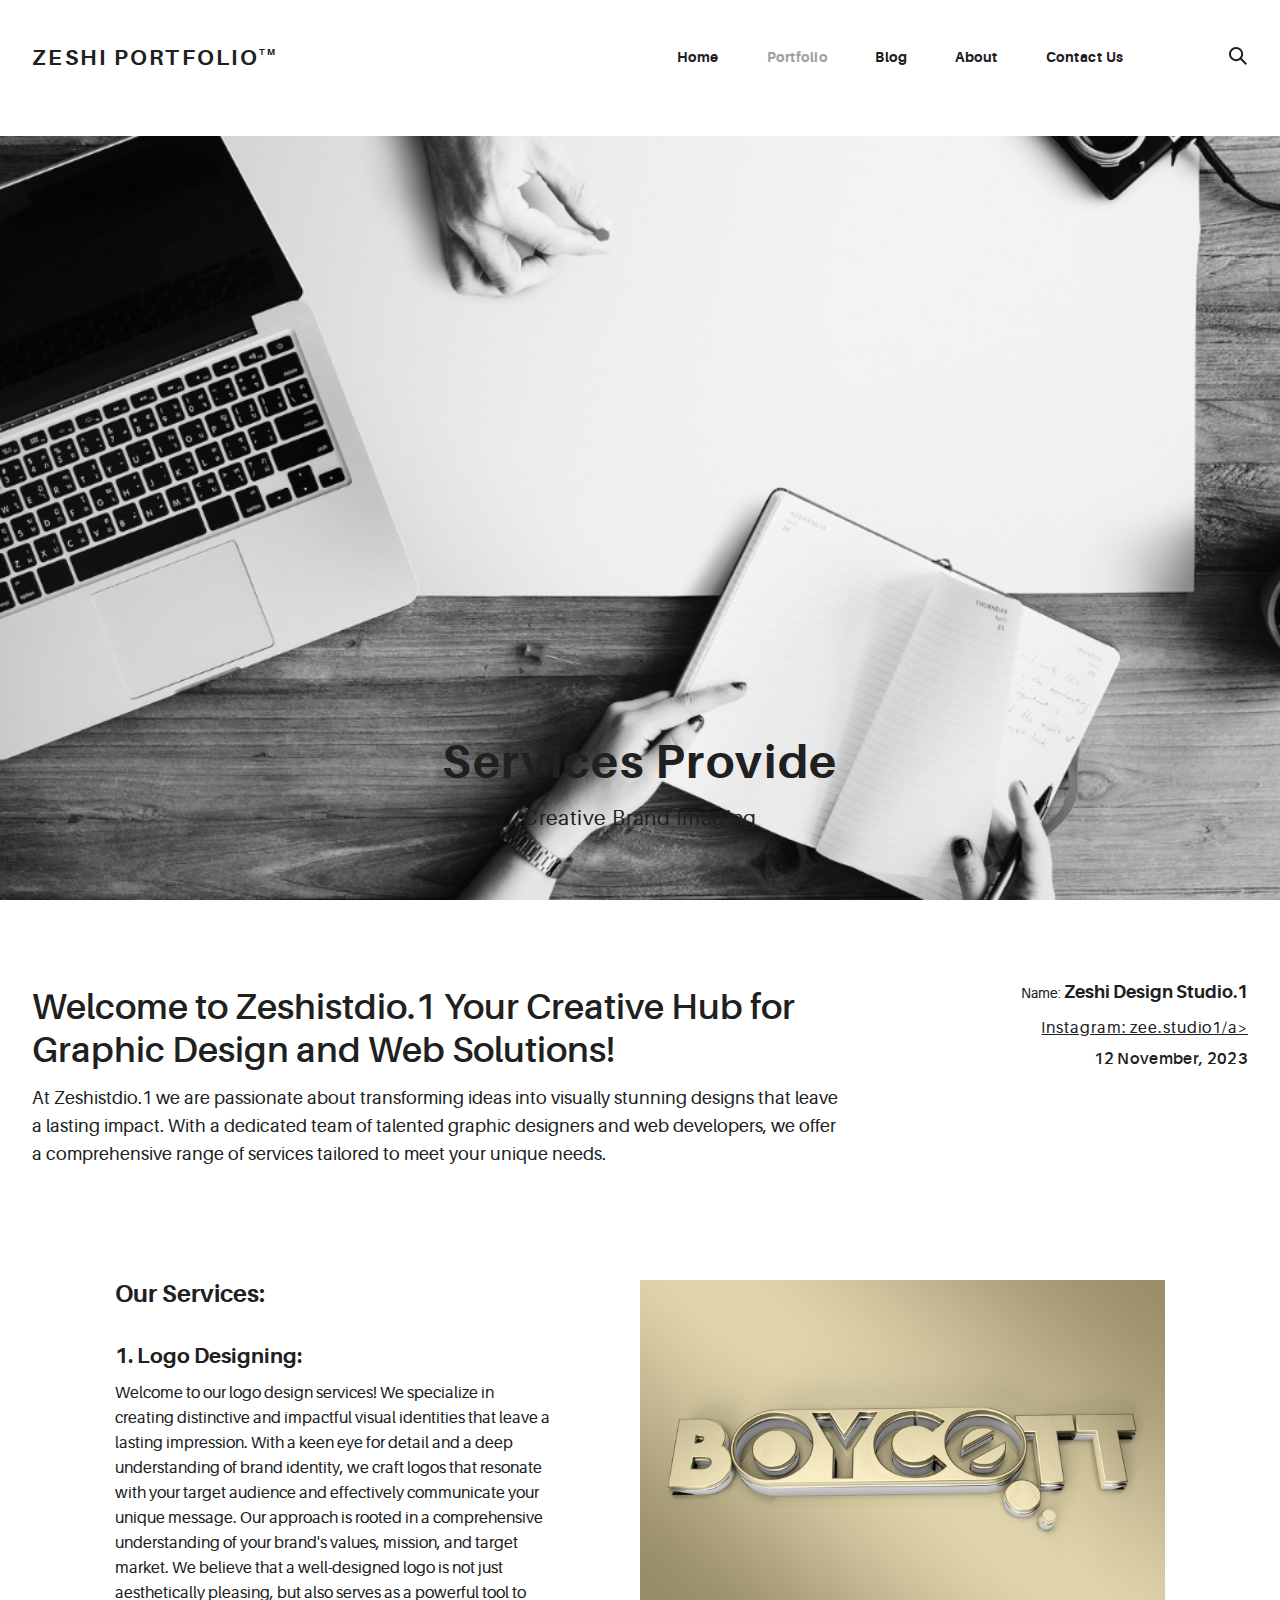
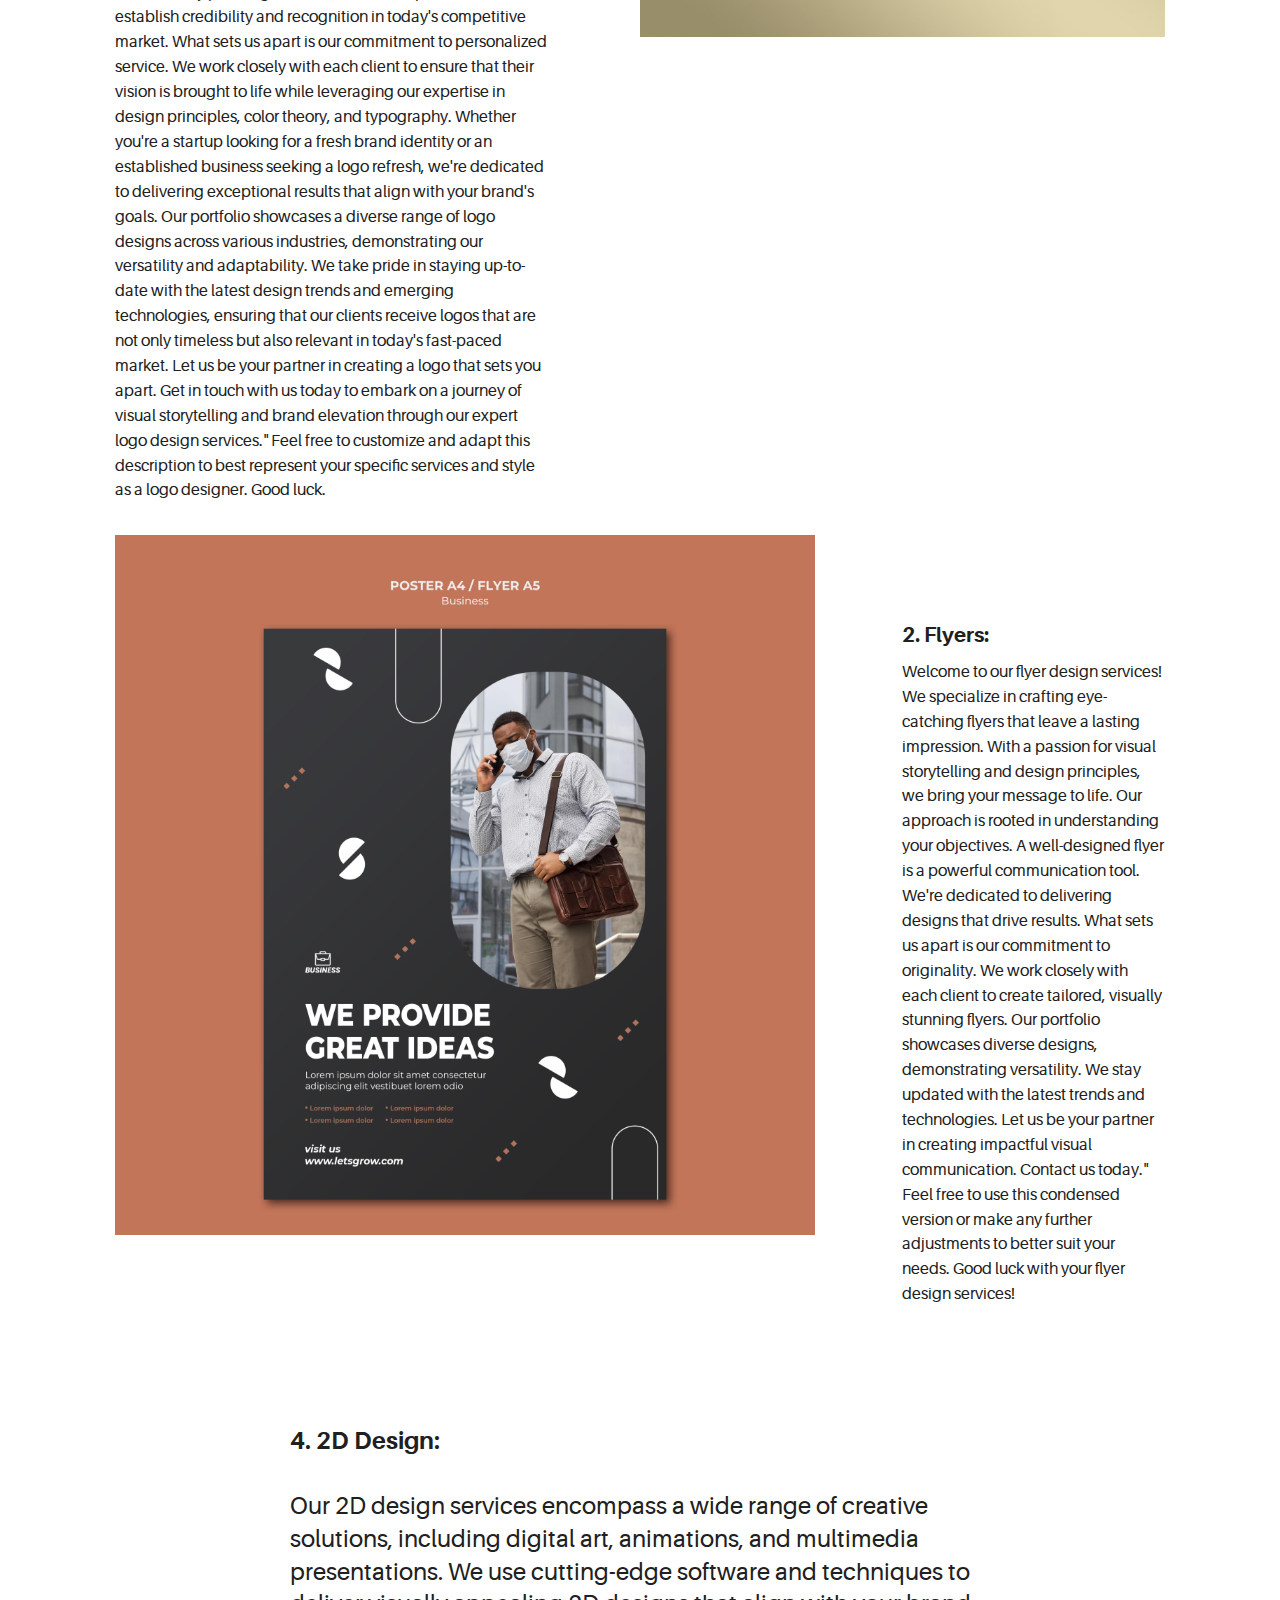
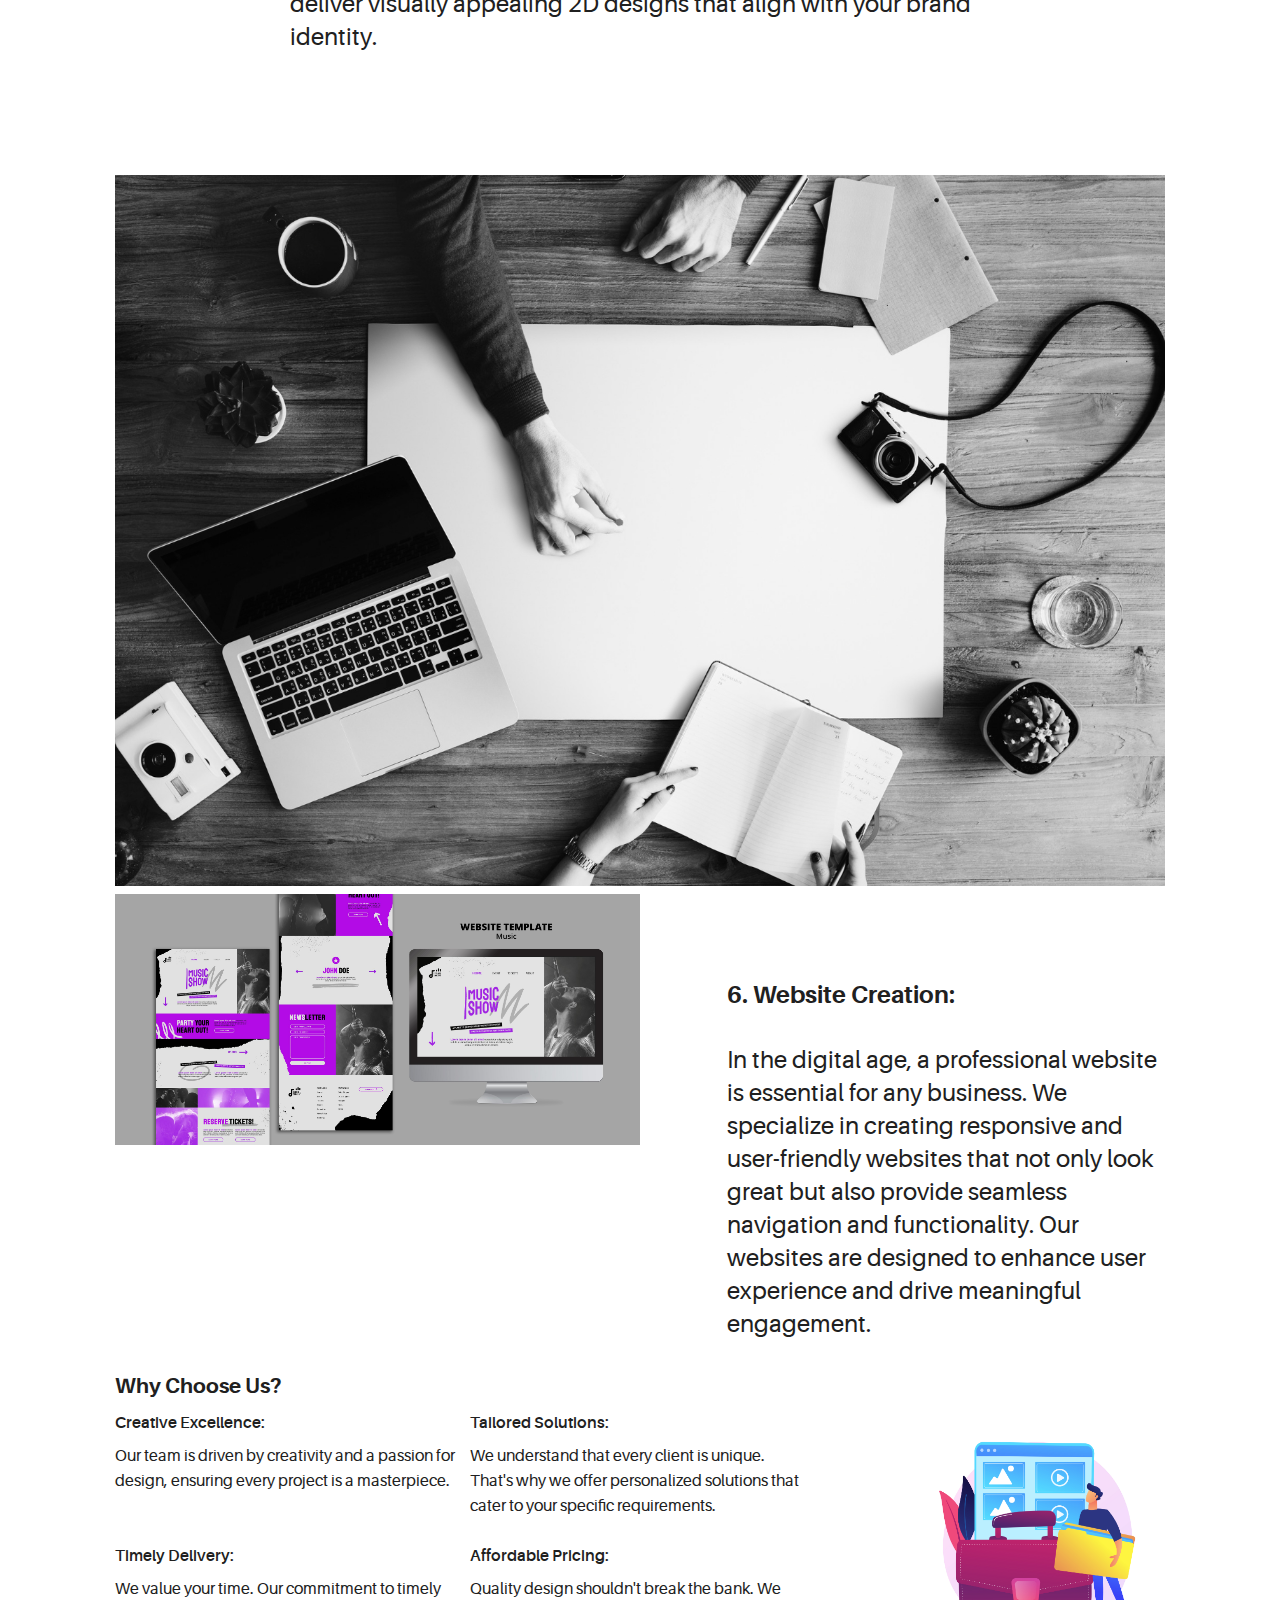
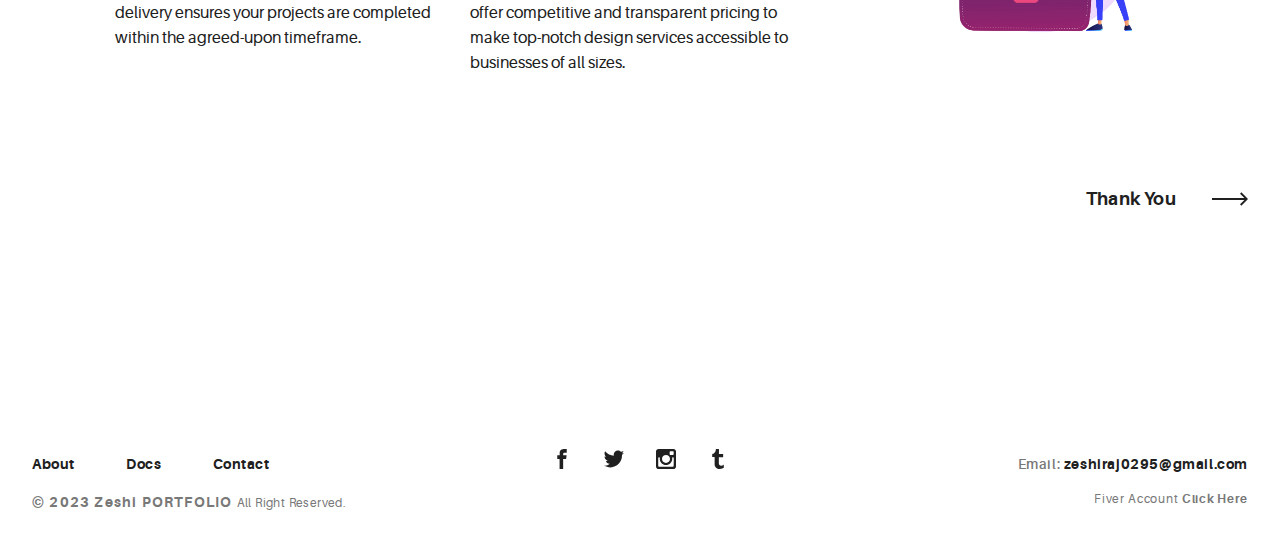
<file: portfolio-item.html>
<!DOCTYPE html>
<html>
  <head>
    <meta name="viewport" content="width=device-width, initial-scale=1.0">
    <meta charset="UTF-8">
    <title>Zeshi Portfolio :: Graphics</title>
    <link rel="icon" href="assets/img/zeshi-icon1.jpg" type="image/jpeg">
    <link rel="stylesheet" href="assets/css/aurora-pack.min.css">
    <link rel="stylesheet" href="assets/css/aurora-theme-base.min.css">
    <link rel="stylesheet" href="assets/css/urku.css">
  </head>
  <body class="top-fixed">
    <header class="ae-container-fluid ae-container-fluid--full rk-header ">
      <input type="checkbox" id="mobile-menu" class="rk-mobile-menu">
      <label for="mobile-menu">
        <svg>
          <use xlink:href="assets/img/symbols.svg#bar"></use>
        </svg>
        <svg>
          <use xlink:href="assets/img/symbols.svg#bar"></use>
        </svg>
        <svg>
          <use xlink:href="assets/img/symbols.svg#bar"></use>
        </svg>
      </label>
      <div class="ae-container-fluid rk-topbar">
        <h1 class="rk-logo"><a href="index.html">Zeshi portfolio<sup>tm</sup></a></h1>
        <nav class="rk-navigation">
          <ul class="rk-menu">
            <li class="rk-menu__item"><a href="index.html" class="rk-menu__link">Home</a>
            </li>
            <li class="active rk-menu__item"><a href="portfolio.html" class="rk-menu__link">Portfolio</a>
              <nav class="rk-menu__sub">
                <ul class="rk-container">
                  <li class="rk-menu__item"><a href="portfolio.html" class="rk-menu__link">Flex</a></li>
                  <li class="rk-menu__item"><a href="portfolio-alt.html" class="rk-menu__link">Switch</a></li>
                  <li class="rk-menu__item"><a href="portfolio-raw.html" class="rk-menu__link">Static</a></li>
                  <li class="rk-menu__item"><a href="portfolio-masonry.html" class="rk-menu__link">Masonry</a></li>
                </ul>
              </nav>
            </li>
            <li class="rk-menu__item"><a href="blog.html" class="rk-menu__link">Blog</a>
            </li>
            <li class="rk-menu__item"><a href="about.html" class="rk-menu__link">About</a></li>
              <nav class="rk-menu__sub">
                <ul class="rk-container">
                  
                  <li class="rk-menu__item"><a href="documentation.html" class="rk-menu__link">Documentation</a></li>
                  <li class="rk-menu__item"><a href="design-styles.html" class="rk-menu__link">Design Styles</a></li>
                </ul>
              </nav>
            </li>
            <li class="rk-menu__item"><a href="contact.html" class="rk-menu__link">Contact Us</a>
            </li>
          </ul>
          <form class="rk-search">
            <input type="text" placeholder="Search" id="urku-search" class="rk-search-field">
            <label for="urku-search">
              <svg>
                <use xlink:href="assets/img/symbols.svg#icon-search"></use>
              </svg>
            </label>
          </form>
        </nav>
      </div>
    </header>
    <section class="ae-container-fluid ae-container-fluid--full">
      <header class="rk-portfolio-cover  item-inside-1">
        <div class="item-inside__meta">
          <h1 class="ae-u-bolder rk-portfolio-title ">Services  Provide</h1>
          <p class="ae-theta rk-portfolio-category ">Creative Brand Imaging</p>
        </div>
      </header>
      <div class="ae-container-fluid">
        <div class="ae-grid ae-grid--collapse rk-portfolio-info ">
          <div class="ae-grid__item item-lg-8 item-sm--center au-xs-ta-center au-lg-ta-left">
            <h2 class="rk-portfolio-inner-title ">Welcome to Zeshistdio.1  Your Creative Hub for Graphic Design and Web Solutions!</h2>
 	     <p class="rk-portfolio-inner-title"> At Zeshistdio.1 we are passionate about transforming ideas into visually stunning designs that leave a lasting impact. With a dedicated team of talented graphic designers and web developers, we offer a comprehensive range of services tailored to meet your unique needs.</p>
          </div>
          <div class="ae-grid__item item-lg-4 au-xs-ta-center au-lg-ta-right rk-portfolio-details">
            <p class="rk-portfolio-inner-Client "><span class="ae-lambda">Name: </span><span class="ae-u-bolder">Zeshi Design Studio.1</span></p>
            <p class="au-underline rk-portfolio-inner-website "><a href="#0" class="ae-kappa">Instagram: zee.studio1/a></p>
            <p class="ae-kappa ae-u-bold rk-portfolio-inner-date ">12 November, 2023</p>
	     
          </div>
        </div>
      </div>
	









      <div class="ae-container-fluid ae-container-fluid--inner rk-portfolio--inner">
        <div class="ae-grid ae-grid--collapse au-xs-ptp-1">
          <div class="ae-grid__item item-lg-5 au-lg-ptp-0">
            
            <h4 class="ae-u-bolder">Our Services:</h4>
            <h5 class="ae-u-bolder">1. Logo Designing:</h5>
            <p> Welcome to our logo design services! We specialize in creating distinctive and impactful visual identities that leave a lasting impression. With a keen eye for detail and a deep understanding of brand identity, we craft logos that resonate with your target audience and effectively communicate your unique message.

Our approach is rooted in a comprehensive understanding of your brand's values, mission, and target market. We believe that a well-designed logo is not just aesthetically pleasing, but also serves as a powerful tool to establish credibility and recognition in today's competitive market.

What sets us apart is our commitment to personalized service. We work closely with each client to ensure that their vision is brought to life while leveraging our expertise in design principles, color theory, and typography. Whether you're a startup looking for a fresh brand identity or an established business seeking a logo refresh, we're dedicated to delivering exceptional results that align with your brand's goals.

Our portfolio showcases a diverse range of logo designs across various industries, demonstrating our versatility and adaptability. We take pride in staying up-to-date with the latest design trends and emerging technologies, ensuring that our clients receive logos that are not only timeless but also relevant in today's fast-paced market.

Let us be your partner in creating a logo that sets you apart. Get in touch with us today to embark on a journey of visual storytelling and brand elevation through our expert logo design services."

Feel free to customize and adapt this description to best represent your specific services and style as a logo designer. Good luck. </p>
            <p class="ae-eta">             </p>

          </div>
          <div class="ae-grid__item item-lg-6 item-lg--offset-1"><img src="assets/img/inner-1.1.jpg" alt="Urku Portfolio"></div>
        </div>
        <div class="ae-grid ae-grid--collapse">
          <div class="ae-grid__item item-lg-8"><img src="assets/img/inner-2.jpg" alt="Urku Portfolio"></div>
          <div class="ae-grid__item item-lg-3 item-lg--offset-1 au-lg-ptp-1">
            <h5 class="ae-u-bolder">2. Flyers:</h5>
	    <p>Welcome to our flyer design services! We specialize in crafting eye-catching flyers that leave a lasting impression. With a passion for visual storytelling and design principles, we bring your message to life.

Our approach is rooted in understanding your objectives. A well-designed flyer is a powerful communication tool. We're dedicated to delivering designs that drive results.

What sets us apart is our commitment to originality. We work closely with each client to create tailored, visually stunning flyers.

Our portfolio showcases diverse designs, demonstrating versatility. We stay updated with the latest trends and technologies.

Let us be your partner in creating impactful visual communication. Contact us today."

Feel free to use this condensed version or make any further adjustments to better suit your needs. Good luck with your flyer design services!</p>
            <p class="au-mb-3">            </p>
            <p class="ae-u-bolder">          </p>
          </div>
        </div>
        <div class="ae-grid ae-grid--collapse au-xs-ptp-1 au-xs-pbp-1">
          <div class="ae-grid__item item-lg-8 item-lg--offset-2">
            <h4 class="ae-u-bolder">4. 2D Design:</h4>
            <p class="ae-eta">Our 2D design services encompass a wide range of creative solutions, including digital art, animations, and multimedia presentations. We use cutting-edge software and techniques to deliver visually appealing 2D designs that align with your brand identity.</p>
            <p class="ae-eta">          </p>

          </div>
        </div>
        <div class="ae-grid ae-grid--collapse">
          <div class="ae-grid__item item-lg--auto"><img src="assets/img/project-1.jpg" alt="Urku Portfolio"></div>
        </div>
        <div class="ae-grid ae-grid--collapse">
          <div class="ae-grid__item item-lg-6"><img src="assets/img/inner-3.3.jpg" alt="zeshi Portfolio"></div>
          <div class="ae-grid__item item-lg-5 item-lg--offset-1 au-lg-ptp-1">
            <h4 class="ae-u-bolder">6. Website Creation:</h4>
            <p class="ae-eta">In the digital age, a professional website is essential for any business. We specialize in creating responsive and user-friendly websites that not only look great but also provide seamless navigation and functionality. Our websites are designed to enhance user experience and drive meaningful engagement.</p>
            <p class="ae-eta">         </p>
          </div>
        </div>
	<h5 class="ae-u-bolder">Why Choose Us?</h5>
	<h5 class="ae-u-bolder"></h5>
        <div class="ae-grid--alt test">
	<div class="ae-grid__item--alt item-sm--auto item-sm--offset-1 item-lg--offset-0 item-sm--end item-sm--bottom">
            <div class="ae-grid ae-grid--alt8 au-xs-ta-center au-sm-ta-left">
              <div class="ae-grid__item--alt8 item-lg-6"><span class="ae-u-bold">Creative Excellence:</span>
                <p class="au-mt-1">Our team is driven by creativity and a passion for design, ensuring every project is a masterpiece.</span>
                </div>
		<div class="ae-grid__item--alt8 item-lg-6"><span class="ae-u-bold">Tailored Solutions:</span>
	 	<p class="au-mt-1">We understand that every client is unique. That's why we offer personalized solutions that cater to your specific requirements.</p>
              </div>
              <div class="ae-grid__item--alt8 item-lg-6"><span class="ae-u-bold">Timely Delivery:</span>
                <p class="au-mt-1">We value your time. Our commitment to timely delivery ensures your projects are completed within the agreed-upon timeframe.</span>
                </div>
		<div class="ae-grid__item--alt8 item-lg-6"><span class="ae-u-bold">Affordable Pricing:</span>
		<p class="au-mt-1"> Quality design shouldn't break the bank. We offer competitive and transparent pricing to make top-notch design services accessible to businesses of all sizes.</p>
              </div>
            </div>
          </div>
          <div class="ae-grid__item--alt item-sm--auto item-lg-3 item-lg--offset-1 item-lg--end"><img src="assets/img/inner-4.jpg" alt="Urku Portfolio"></div>
        </div>
      </div>
      <div class="ae-container-fluid au-pt-4 au-pb-4">
        <div class="group-buttons"><a href="#0" class="au-mt-2 arrow-button arrow-button--right">Thank You<span class="arrow-cont">
              <svg>
                <use xlink:href="assets/img/symbols.svg#arrow"></use>
              </svg></span></a></div>
      </div>
    </section>
    <footer class="ae-container-fluid rk-footer ">
      <div class="ae-grid ae-grid--collapse">
        <div class="ae-grid__item item-lg-4 au-xs-ta-center au-lg-ta-left">
          <ul class="rk-menu rk-footer-menu">
            <li class="rk-menu__item"><a href="about.html" class="rk-menu__link">About</a>
            </li>
            <li class="rk-menu__item"><a href="documentation.html" class="rk-menu__link">Docs</a>
            </li>
            <li class="rk-menu__item"><a href="contact.html" class="rk-menu__link">Contact</a>
            </li>
          </ul>
          <p class="rk-footer__text rk-footer__copy "> <span class="ae-u-bold">© </span><span class="ae-u-bolder">2023 Zeshi PORTFOLIO </span>All Right Reserved.</p>
        </div>
        <div class="ae-grid__item item-lg-4 au-xs-ta-center"><a href="#0" class="rk-social-btn ">
            <svg>
              <use xlink:href="assets/img/symbols.svg#icon-facebook"></use>
            </svg></a><a href="#0" class="rk-social-btn ">
            <svg>
              <use xlink:href="assets/img/symbols.svg#icon-twitter"></use>
            </svg></a><a href="#0" class="rk-social-btn ">
            <svg>
              <use xlink:href="assets/img/symbols.svg#icon-pinterest"></use>
            </svg></a><a href="#0" class="rk-social-btn ">
            <svg>
              <use xlink:href="assets/img/symbols.svg#icon-tumblr"></use>
            </svg></a></div>
        <div class="ae-grid__item item-lg-4 au-xs-ta-center au-lg-ta-right">
          <p class="rk-footer__text rk-footer__contact "> <span class="ae-u-bold">Email: </span><span class="ae-u-bolder"> <a href="#0" class="rk-dark-color ">zeshiraj0295@gmail.com </a></span></p>
          <p class="rk-footer__text rk-footer__by">Fiver Account <a href="https://www.fiver.com/s/LQ38qj" class="ae-u-bolder">Click Here</a></p>
        </div>
      </div>
    </footer>
    <script src="assets/js/svg4everybody.min.js"></script>
    <script>svg4everybody();</script>
  </body>
</html>
</file>
<file: assets/css/urku.css>
/* * * * * * * * * * * * * * * * * * * * *\ 
 ZeshiPortfolio v1.0.0 
 Urku is a prtfolio template with a very clean style. 
 (c) 2016 Lionel <lionel@pixeden.com> (http://pixeden.com) 
 https://bitbucket.org/elrumordelaluz/urkuportfolio 
 Licensed under  MIT 
\* * * * * * * * * * * * * * * * * * * * */
@charset "UTF-8";
body {
  margin: 0;
}

.rk-container {
  margin-right: auto;
  margin-left: auto;
  padding-left: .25rem;
  padding-right: .25rem;
}
@media (min-width: 40em) {
  .rk-container {
    max-width: 88.88889em;
    width: 95vw;
  }
  .rk-container--inner {
    max-width: 68.88889em;
    width: 82vw;
  }
}
.rk-container--full {
  max-width: 100%;
  padding-left: 0;
  padding-right: 0;
  width: 100%;
}
@media (min-width: 64em) {
  .rk-container {
    padding-left: 0;
    padding-right: 0;
  }
}

.rk-main {
  z-index: 1;
  position: static;
}
.top-fixed .rk-main {
  padding-top: 8.5rem;
}
@media (min-width: 64em) {
  .rk-main {
    position: relative;
  }
}

.rk-header {
  background-color: #fff;
  position: relative;
  z-index: 5;
}
.top-fixed .rk-header {
  position: fixed;
}

.rk-topbar {
  -webkit-box-align: start;
  -webkit-align-items: flex-start;
  -ms-flex-align: start;
          align-items: flex-start;
  display: -webkit-box;
  display: -webkit-flex;
  display: -ms-flexbox;
  display:         flex;
  -webkit-flex-wrap: wrap;
      -ms-flex-wrap: wrap;
          flex-wrap: wrap;
  -webkit-box-pack: justify;
  -webkit-justify-content: space-between;
  -ms-flex-pack: justify;
          justify-content: space-between;
  padding-bottom: 3.3rem;
  padding-top: 2.8rem;
}
@media (min-width: 64em) {
  .rk-topbar {
    padding-bottom: 0;
  }
}

.rk-logo {
  -webkit-box-flex: 0;
  -webkit-flex: 0 0 100%;
      -ms-flex: 0 0 100%;
          flex: 0 0 100%;
  font-size: 1.375rem;
  font-weight: 700;
  letter-spacing: 2.25px;
  text-align: center;
  text-transform: uppercase;
  width: 20%;
}
.rk-logo sup {
  font-size: .5625rem;
  position: relative;
  top: -1px;
}
@media (min-width: 64em) {
  .rk-logo {
    -webkit-box-flex: 1;
    -webkit-flex: 1;
        -ms-flex: 1;
            flex: 1;
    text-align: left;
  }
}

.rk-search {
  -webkit-align-self: flex-start;
  -ms-flex-item-align: start;
          align-self: flex-start;
  margin-bottom: 3.4rem;
  margin-left: 7.7rem;
  padding-top: .16rem;
  position: relative;
}
.rk-search label,
.rk-search input {
  display: inline-block;
  vertical-align: middle;
}
.rk-search label {
  cursor: pointer;
  height: 1.875rem;
  left: -1.5rem;
  padding-bottom: .67em;
  padding-top: 0;
  position: absolute;
  top: 0;
  -webkit-transition: color .3s;
          transition: color .3s;
  width: 1.875rem;
  z-index: 20;
}
.rk-search svg {
  height: 100%;
  width: 100%;
}
.rk-search input {
  background-color: transparent;
  border: 0;
  font-size: .875rem;
  opacity: 0;
  outline: 0;
  padding: 0;
  padding-bottom: .3em;
  -webkit-transition: .3s;
          transition: .3s;
  z-index: 10;
  width: 1px;
}
.rk-search input:focus {
  opacity: 1;
  padding-left: .5rem;
  width: 100px;
}
.rk-search input:focus + label {
  color: #a0a0a0;
}

.rk-navmobile {
  position: relative;
}

.rk-mobile-menu {
  display: none;
}
.rk-mobile-menu + label {
  cursor: pointer;
  display: inline-block;
  height: 24px;
  left: 2.5vw;
  position: absolute;
  top: 2.7rem;
  width: 16px;
  z-index: 300;
}
.rk-mobile-menu + label svg {
  height: 4px;
  width: 20px;
  margin: 0;
  display: block;
  margin-bottom: 3px;
  -webkit-transition: .3s;
          transition: .3s;
}
.rk-mobile-menu + label svg:nth-of-type(1) {
  -webkit-transform-origin: center left;
      -ms-transform-origin: center left;
          transform-origin: center left;
}
.rk-mobile-menu + label svg:nth-of-type(3) {
  -webkit-transform-origin: center left;
      -ms-transform-origin: center left;
          transform-origin: center left;
}
@media (min-width: 64em) {
  .rk-mobile-menu + label {
    display: none;
  }
}
.rk-mobile-menu:checked + label,
.rk-mobile-menu + label:hover {
  color: #a0a0a0;
}
.rk-mobile-menu:checked + label svg:nth-of-type(1) {
  -webkit-transform: rotate(45deg);
      -ms-transform: rotate(45deg);
          transform: rotate(45deg);
}
.rk-mobile-menu:checked + label svg:nth-of-type(2) {
  -webkit-transform: translateX(-100%);
      -ms-transform: translateX(-100%);
          transform: translateX(-100%);
  opacity: 0;
}
.rk-mobile-menu:checked + label svg:nth-of-type(3) {
  -webkit-transform: rotate(-45deg);
      -ms-transform: rotate(-45deg);
          transform: rotate(-45deg);
}

.rk-footer {
  margin-top: 10.5rem;
  margin-bottom: 2rem;
}

.rk-footer__text {
  color: #787878;
  font-size: .75rem;
  margin-bottom: .875rem;
}
.rk-footer__text span {
  font-size: .875rem;
}

.rk-footer__copy {
  letter-spacing: .4px;
}
.rk-footer__copy span {
  letter-spacing: 1.2px;
}

.rk-footer__contact {
  display: inline-block;
  letter-spacing: .6px;
}

.rk-footer__by {
  letter-spacing: .7px;
}

.rk-social-btn {
  background: none;
  border: 0;
  display: inline-block;
  height: 20px;
  margin-left: 1rem;
  margin-right: 1rem;
  width: 20px;
}
.rk-social-btn:first-child {
  margin-left: 0;
}
.rk-social-btn:last-child {
  margin-right: 0;
}
.rk-social-btn svg {
  height: 100%;
  width: 100%;
}

.rk-layout-ctrl-cont {
  position: absolute;
  text-align: right;
  top: 2.65rem;
  padding-right: 2.5rem;
}
.top-fixed .rk-layout-ctrl-cont {
  position: fixed;
  z-index: 401;
}
.top-fixed .rk-layout-ctrl-cont:first-of-type {
  top: 2.65rem;
}
@media (min-width: 64em) {
  .rk-layout-ctrl-cont {
    padding-right: 0;
    top: 2.25rem;
  }
  .rk-layout-ctrl-cont:first-of-type {
    top: 0;
  }
  .top-fixed .rk-layout-ctrl-cont {
    top: 10.7625rem;
    z-index: -1;
  }
  .top-fixed .rk-layout-ctrl-cont:first-of-type {
    top: 8.5rem;
  }
}

.rk-layout-ctrl {
  cursor: pointer;
  display: none;
  float: right;
  clear: both;
  height: 28px;
  opacity: 0;
  padding-right: .09rem;
  padding-top: 0;
  -webkit-transition: color .3s;
          transition: color .3s;
  width: 20px;
  z-index: 401;
  position: absolute;
}
.rk-layout-ctrl:hover {
  color: #a0a0a0;
}
.rk-layout-ctrl svg {
  height: 100%;
  width: 100%;
}
@media (min-width: 40em) {
  .rk-layout-ctrl {
    display: inline-block;
  }
}
@media (min-width: 64em) {
  .rk-layout-ctrl {
    opacity: 1;
    position: static;
  }
}

.layout-ctrl-input {
  display: none;
}
.layout-ctrl-input:checked + .rk-layout-ctrl-cont label {
  display: none;
  color: #a0a0a0;
}
@media (min-width: 64em) {
  .layout-ctrl-input:checked + .rk-layout-ctrl-cont label {
    display: block;
  }
}

.rk-layout-ctrl-mobile {
  color: #a0a0a0;
  height: 19px;
  position: absolute;
  right: 40px;
  top: 46px;
  width: 19px;
  z-index: 400;
}
.top-fixed .rk-layout-ctrl-mobile {
  position: fixed;
}
.rk-layout-ctrl-mobile svg {
  -webkit-transition: -webkit-transform 250ms;
          transition:         transform 250ms;
  position: absolute;
  width: 48%;
}
.rk-layout-ctrl-mobile svg:nth-child(1),
.rk-layout-ctrl-mobile svg:nth-child(2) {
  top: 0;
  -webkit-transform-origin: top center;
      -ms-transform-origin: top center;
          transform-origin: top center;
}
.rk-layout-ctrl-mobile svg:nth-child(1),
.rk-layout-ctrl-mobile svg:nth-child(3) {
  left: 0;
}
.rk-layout-ctrl-mobile svg:nth-child(2),
.rk-layout-ctrl-mobile svg:nth-child(4) {
  right: 0;
}
.rk-layout-ctrl-mobile svg:nth-child(3),
.rk-layout-ctrl-mobile svg:nth-child(4) {
  bottom: 0;
  -webkit-transform-origin: bottom center;
      -ms-transform-origin: bottom center;
          transform-origin: bottom center;
}
.rk-layout-ctrl-mobile svg:nth-child(1),
.rk-layout-ctrl-mobile svg:nth-child(4) {
  -webkit-transform: scaleY(1.3);
      -ms-transform: scaleY(1.3);
          transform: scaleY(1.3);
}
.rk-layout-ctrl-mobile svg:nth-child(2),
.rk-layout-ctrl-mobile svg:nth-child(3) {
  -webkit-transform: scaleY(.7);
      -ms-transform: scaleY(.7);
          transform: scaleY(.7);
}
.rk-layout-ctrl-mobile.layout-blog svg:nth-child(1),
.rk-layout-ctrl-mobile.layout-blog svg:nth-child(3) {
  -webkit-transform: scaleX(1.3);
      -ms-transform: scaleX(1.3);
          transform: scaleX(1.3);
  -webkit-transform-origin: left center;
      -ms-transform-origin: left center;
          transform-origin: left center;
}
.rk-layout-ctrl-mobile.layout-blog svg:nth-child(2),
.rk-layout-ctrl-mobile.layout-blog svg:nth-child(4) {
  -webkit-transform: scaleX(1.3);
      -ms-transform: scaleX(1.3);
          transform: scaleX(1.3);
  -webkit-transform-origin: right center;
      -ms-transform-origin: right center;
          transform-origin: right center;
}
#layout-grid:checked ~ .rk-layout-ctrl-mobile svg {
  -webkit-transform: scale(1);
      -ms-transform: scale(1);
          transform: scale(1);
}
@media (max-width: 40em) {
  .rk-layout-ctrl-mobile {
    display: none;
  }
}
@media (min-width: 64em) {
  .rk-layout-ctrl-mobile {
    display: none;
  }
}

.rk-portfolio__items {
  margin-top: -4px;
}
@media (min-width: 40em) {
  .rk-portfolio__items {
    display: -webkit-box;
    display: -webkit-flex;
    display: -ms-flexbox;
    display:         flex;
    -webkit-flex-wrap: wrap;
        -ms-flex-wrap: wrap;
            flex-wrap: wrap;
    margin-left: -4px;
    margin-right: -4px;
  }
}

.rk-item {
  display: block;
  margin: 0;
  margin-bottom: .5rem;
  position: relative;
}
.rk-item.ae-masonry__item {
  display: inline-block;
  margin-bottom: 0;
}
.rk-item img {
  display: block;
  width: 100%;
}
.rk-item:hover .item-meta {
  opacity: 1;
  visibility: visible;
}
.rk-item--flex {
  background-position: center center;
  background-repeat: no-repeat;
  background-size: cover;
  border-color: white;
  border-width: 4px;
  border-style: solid;
  -webkit-box-flex: 1;
  -webkit-flex: 1;
      -ms-flex: 1;
          flex: 1;
  margin-bottom: 0;
  overflow: hidden;
}
.rk-item--flex:after {
  display: none;
}
.rk-item--flex:before {
  content: "";
  display: block;
  padding-top: 100%;
}
.rk-item--flex:hover {
  background-color: #000;
  background-blend-mode: luminosity;
}
@media (min-width: 40em) {
  .rk-item {
    border-width: 4px;
  }
}

.post-img {
  background-position: center center;
  background-repeat: no-repeat;
  background-size: cover;
  display: block;
  position: relative;
}
.post-img:before {
  content: "";
  display: block;
  padding-top: 100%;
}
.post-img:hover {
  background-color: #000;
  background-blend-mode: luminosity;
}
.post-img:hover .item-meta {
  opacity: 1;
  visibility: visible;
}

.item-meta {
  -webkit-box-align: center;
  -webkit-align-items: center;
  -ms-flex-align: center;
          align-items: center;
  background-color: rgba(255, 255, 255, .75);
  bottom: 0;
  color: #202020;
  display: -webkit-box;
  display: -webkit-flex;
  display: -ms-flexbox;
  display:         flex;
  -webkit-box-orient: vertical;
  -webkit-box-direction: normal;
  -webkit-flex-direction: column;
      -ms-flex-direction: column;
          flex-direction: column;
  font-size: .67rem;
  -webkit-box-pack: center;
  -webkit-justify-content: center;
  -ms-flex-pack: center;
          justify-content: center;
  left: 0;
  margin: auto;
  opacity: 0;
  padding: 2%;
  position: absolute;
  right: 0;
  text-align: center;
  -webkit-transition: opacity .5s;
          transition: opacity .5s;
  top: 0;
}
.item-meta h2 {
  font-size: 2.25em;
  font-weight: 700;
}
.item-meta p {
  font-size: 1.5em;
  margin-bottom: 0;
}
@media (min-width: 64em) {
  .item-meta {
    font-size: 1vw;
  }
}
@media (min-width: 94.75em) {
  .item-meta {
    font-size: 1rem;
  }
}

@media (min-width: 40em) {
  .rk-size-12 .item-meta h2,
  .fz-12 .item-meta2 h2 {
    font-size: 2.25em;
  }
  .rk-size-12 .item-meta p,
  .fz-12 .item-meta2 p {
    font-size: 1.5em;
  }
  .rk-size-8 .item-meta h2,
  .fz-8 .item-meta h2 {
    font-size: 2em;
  }
  .rk-size-8 .item-meta p,
  .fz-8 .item-meta p {
    font-size: 1.5em;
  }
  .rk-size-6 .item-meta h2,
  .fz-6 .item-meta h2 {
    font-size: 1.75em;
  }
  .rk-size-6 .item-meta p,
  .fz-6 .item-meta p {
    font-size: 1.3125em;
  }
  .rk-size-4 .item-meta h2,
  .fz-4 .item-meta h2 {
    font-size: 1.5em;
  }
  .rk-size-4 .item-meta p,
  .fz-4 .item-meta p {
    font-size: 1.125em;
  }
  .rk-size-3 .item-meta h2,
  .fz-3 .item-meta h2 {
    font-size: 1.3125em;
  }
  .rk-size-3 .item-meta p,
  .fz-3 .item-meta p {
    font-size: 1.125em;
  }
  #layout-grid:checked ~ .rk-portfolio .rk-tosize-12 .item-meta h2 {
    font-size: 2.25em;
  }
  #layout-grid:checked ~ .rk-portfolio .rk-tosize-12 .item-meta p {
    font-size: 1.5em;
  }
  #layout-grid:checked ~ .rk-portfolio .rk-tosize-6 .item-meta h2 {
    font-size: 1.75em;
  }
  #layout-grid:checked ~ .rk-portfolio .rk-tosize-6 .item-meta p {
    font-size: 1.3125em;
  }
  #layout-grid:checked ~ .rk-portfolio .rk-tosize-4 .item-meta h2,
  #layout-grid:checked ~ .rk-portfolio .rk-tosize-8 .rk-tosize-6 .item-meta h2 {
    font-size: 1.5em;
  }
  #layout-grid:checked ~ .rk-portfolio .rk-tosize-4 .item-meta p,
  #layout-grid:checked ~ .rk-portfolio .rk-tosize-8 .rk-tosize-6 .item-meta p {
    font-size: 1.125em;
  }
  #layout-grid:checked ~ .rk-portfolio .rk-tosize-3 .item-meta h2,
  #layout-grid:checked ~ .rk-portfolio .rk-tosize-6 .rk-tosize-6 .item-meta h2 {
    font-size: 1.3125em;
  }
  #layout-grid:checked ~ .rk-portfolio .rk-tosize-3 .item-meta p,
  #layout-grid:checked ~ .rk-portfolio .rk-tosize-6 .rk-tosize-6 .item-meta p {
    font-size: 1.125em;
  }
}

.ae-masonry .item-meta h2 {
  font-size: 2.25em;
}

.ae-masonry .item-meta p {
  font-size: 1.5em;
}

@media (min-width: 40em) {
  .rk-portfolio .ae-masonry-sm-2 .item-meta h2,
  .rk-portfolio .ae-grid__item[class*="item-sm"]:nth-child(1):nth-last-child(2) h2,
  .rk-portfolio .ae-grid__item[class*="item-sm"]:nth-child(1):nth-last-child(2) ~ .ae-grid__item[class*="item-sm"] h2 {
    font-size: 1.75em;
  }
  .rk-portfolio .ae-masonry-sm-2 .item-meta p,
  .rk-portfolio .ae-grid__item[class*="item-sm"]:nth-child(1):nth-last-child(2) p,
  .rk-portfolio .ae-grid__item[class*="item-sm"]:nth-child(1):nth-last-child(2) ~ .ae-grid__item[class*="item-sm"] p {
    font-size: 1.3125em;
  }
  .rk-portfolio .ae-masonry-sm-3 .item-meta h2,
  .rk-portfolio .ae-grid__item[class*="item-sm"]:nth-child(1):nth-last-child(3) h2,
  .rk-portfolio .ae-grid__item[class*="item-sm"]:nth-child(1):nth-last-child(3) ~ .ae-grid__item[class*="item-sm"] h2 {
    font-size: 1.5em;
  }
  .rk-portfolio .ae-masonry-sm-3 .item-meta p,
  .rk-portfolio .ae-grid__item[class*="item-sm"]:nth-child(1):nth-last-child(3) p,
  .rk-portfolio .ae-grid__item[class*="item-sm"]:nth-child(1):nth-last-child(3) ~ .ae-grid__item[class*="item-sm"] p {
    font-size: 1.125em;
  }
  .rk-portfolio .ae-masonry-sm-4 .item-meta h2,
  .rk-portfolio .ae-grid__item[class*="item-sm"]:nth-child(1):nth-last-child(4) h2,
  .rk-portfolio .ae-grid__item[class*="item-sm"]:nth-child(1):nth-last-child(4) ~ .ae-grid__item[class*="item-sm"] h2 {
    font-size: 1.3125em;
  }
  .rk-portfolio .ae-masonry-sm-4 .item-meta p,
  .rk-portfolio .ae-grid__item[class*="item-sm"]:nth-child(1):nth-last-child(4) p,
  .rk-portfolio .ae-grid__item[class*="item-sm"]:nth-child(1):nth-last-child(4) ~ .ae-grid__item[class*="item-sm"] p {
    font-size: 1.125em;
  }
}

@media (min-width: 52em) {
  .rk-portfolio .ae-masonry-md-2 .item-meta h2,
  .rk-portfolio .ae-grid__item[class*="item-md"]:nth-child(1):nth-last-child(2) h2,
  .rk-portfolio .ae-grid__item[class*="item-md"]:nth-child(1):nth-last-child(2) ~ .ae-grid__item[class*="item-md"] h2 {
    font-size: 1.75em;
  }
  .rk-portfolio .ae-masonry-md-2 .item-meta p,
  .rk-portfolio .ae-grid__item[class*="item-md"]:nth-child(1):nth-last-child(2) p,
  .rk-portfolio .ae-grid__item[class*="item-md"]:nth-child(1):nth-last-child(2) ~ .ae-grid__item[class*="item-md"] p {
    font-size: 1.3125em;
  }
  .rk-portfolio .ae-masonry-md-3 .item-meta h2,
  .rk-portfolio .ae-grid__item[class*="item-md"]:nth-child(1):nth-last-child(3) h2,
  .rk-portfolio .ae-grid__item[class*="item-md"]:nth-child(1):nth-last-child(3) ~ .ae-grid__item[class*="item-md"] h2 {
    font-size: 1.5em;
  }
  .rk-portfolio .ae-masonry-md-3 .item-meta p,
  .rk-portfolio .ae-grid__item[class*="item-md"]:nth-child(1):nth-last-child(3) p,
  .rk-portfolio .ae-grid__item[class*="item-md"]:nth-child(1):nth-last-child(3) ~ .ae-grid__item[class*="item-md"] p {
    font-size: 1.125em;
  }
  .rk-portfolio .ae-masonry-md-4 .item-meta h2,
  .rk-portfolio .ae-grid__item[class*="item-md"]:nth-child(1):nth-last-child(4) h2,
  .rk-portfolio .ae-grid__item[class*="item-md"]:nth-child(1):nth-last-child(4) ~ .ae-grid__item[class*="item-md"] h2 {
    font-size: 1.3125em;
  }
  .rk-portfolio .ae-masonry-md-4 .item-meta p,
  .rk-portfolio .ae-grid__item[class*="item-md"]:nth-child(1):nth-last-child(4) p,
  .rk-portfolio .ae-grid__item[class*="item-md"]:nth-child(1):nth-last-child(4) ~ .ae-grid__item[class*="item-md"] p {
    font-size: 1.125em;
  }
}

@media (min-width: 64em) {
  .rk-portfolio .ae-masonry-lg-2 .item-meta h2,
  .rk-portfolio .ae-grid__item[class*="item-lg"]:nth-child(1):nth-last-child(2) h2,
  .rk-portfolio .ae-grid__item[class*="item-lg"]:nth-child(1):nth-last-child(2) ~ .ae-grid__item[class*="item-lg"] h2 {
    font-size: 1.75em;
  }
  .rk-portfolio .ae-masonry-lg-2 .item-meta p,
  .rk-portfolio .ae-grid__item[class*="item-lg"]:nth-child(1):nth-last-child(2) p,
  .rk-portfolio .ae-grid__item[class*="item-lg"]:nth-child(1):nth-last-child(2) ~ .ae-grid__item[class*="item-lg"] p {
    font-size: 1.3125em;
  }
  .rk-portfolio .ae-masonry-lg-3 .item-meta h2,
  .rk-portfolio .ae-grid__item[class*="item-lg"]:nth-child(1):nth-last-child(3) h2,
  .rk-portfolio .ae-grid__item[class*="item-lg"]:nth-child(1):nth-last-child(3) ~ .ae-grid__item[class*="item-lg"] h2 {
    font-size: 1.5em;
  }
  .rk-portfolio .ae-masonry-lg-3 .item-meta p,
  .rk-portfolio .ae-grid__item[class*="item-lg"]:nth-child(1):nth-last-child(3) p,
  .rk-portfolio .ae-grid__item[class*="item-lg"]:nth-child(1):nth-last-child(3) ~ .ae-grid__item[class*="item-lg"] p {
    font-size: 1.125em;
  }
  .rk-portfolio .ae-masonry-lg-4 .item-meta h2,
  .rk-portfolio .ae-grid__item[class*="item-lg"]:nth-child(1):nth-last-child(4) h2,
  .rk-portfolio .ae-grid__item[class*="item-lg"]:nth-child(1):nth-last-child(4) ~ .ae-grid__item[class*="item-lg"] h2 {
    font-size: 1.3125em;
  }
  .rk-portfolio .ae-masonry-lg-4 .item-meta p,
  .rk-portfolio .ae-grid__item[class*="item-lg"]:nth-child(1):nth-last-child(4) p,
  .rk-portfolio .ae-grid__item[class*="item-lg"]:nth-child(1):nth-last-child(4) ~ .ae-grid__item[class*="item-lg"] p {
    font-size: 1.125em;
  }
}

@media (min-width: 75em) {
  .rk-portfolio .ae-masonry-xl-2 .item-meta h2,
  .rk-portfolio .ae-grid__item[class*="item-xl"]:nth-child(1):nth-last-child(2) h2,
  .rk-portfolio .ae-grid__item[class*="item-xl"]:nth-child(1):nth-last-child(2) ~ .ae-grid__item[class*="item-xl"] h2 {
    font-size: 1.75em;
  }
  .rk-portfolio .ae-masonry-xl-2 .item-meta p,
  .rk-portfolio .ae-grid__item[class*="item-xl"]:nth-child(1):nth-last-child(2) p,
  .rk-portfolio .ae-grid__item[class*="item-xl"]:nth-child(1):nth-last-child(2) ~ .ae-grid__item[class*="item-xl"] p {
    font-size: 1.3125em;
  }
  .rk-portfolio .ae-masonry-xl-3 .item-meta h2,
  .rk-portfolio .ae-grid__item[class*="item-xl"]:nth-child(1):nth-last-child(3) h2,
  .rk-portfolio .ae-grid__item[class*="item-xl"]:nth-child(1):nth-last-child(3) ~ .ae-grid__item[class*="item-xl"] h2 {
    font-size: 1.5em;
  }
  .rk-portfolio .ae-masonry-xl-3 .item-meta p,
  .rk-portfolio .ae-grid__item[class*="item-xl"]:nth-child(1):nth-last-child(3) p,
  .rk-portfolio .ae-grid__item[class*="item-xl"]:nth-child(1):nth-last-child(3) ~ .ae-grid__item[class*="item-xl"] p {
    font-size: 1.125em;
  }
  .rk-portfolio .ae-masonry-xl-4 .item-meta h2,
  .rk-portfolio .ae-grid__item[class*="item-xl"]:nth-child(1):nth-last-child(4) h2,
  .rk-portfolio .ae-grid__item[class*="item-xl"]:nth-child(1):nth-last-child(4) ~ .ae-grid__item[class*="item-xl"] h2 {
    font-size: 1.3125em;
  }
  .rk-portfolio .ae-masonry-xl-4 .item-meta p,
  .rk-portfolio .ae-grid__item[class*="item-xl"]:nth-child(1):nth-last-child(4) p,
  .rk-portfolio .ae-grid__item[class*="item-xl"]:nth-child(1):nth-last-child(4) ~ .ae-grid__item[class*="item-xl"] p {
    font-size: 1.125em;
  }
}

@media (min-width: 40em) {
  .rk-size-1 {
    -webkit-box-flex: 0;
    -webkit-flex-grow: 0;
    -ms-flex-positive: 0;
            flex-grow: 0;
    -webkit-flex-shrink: 0;
    -ms-flex-negative: 0;
            flex-shrink: 0;
    -webkit-flex-basis: auto;
    -ms-flex-preferred-size: auto;
            flex-basis: auto;
    width: 8.33333%;
  }
  .rk-size-2 {
    -webkit-box-flex: 0;
    -webkit-flex-grow: 0;
    -ms-flex-positive: 0;
            flex-grow: 0;
    -webkit-flex-shrink: 0;
    -ms-flex-negative: 0;
            flex-shrink: 0;
    -webkit-flex-basis: auto;
    -ms-flex-preferred-size: auto;
            flex-basis: auto;
    width: 16.66667%;
  }
  .rk-size-3 {
    -webkit-box-flex: 0;
    -webkit-flex-grow: 0;
    -ms-flex-positive: 0;
            flex-grow: 0;
    -webkit-flex-shrink: 0;
    -ms-flex-negative: 0;
            flex-shrink: 0;
    -webkit-flex-basis: auto;
    -ms-flex-preferred-size: auto;
            flex-basis: auto;
    width: 25%;
  }
  .rk-size-4 {
    -webkit-box-flex: 0;
    -webkit-flex-grow: 0;
    -ms-flex-positive: 0;
            flex-grow: 0;
    -webkit-flex-shrink: 0;
    -ms-flex-negative: 0;
            flex-shrink: 0;
    -webkit-flex-basis: auto;
    -ms-flex-preferred-size: auto;
            flex-basis: auto;
    width: 33.33333%;
  }
  .rk-size-5 {
    -webkit-box-flex: 0;
    -webkit-flex-grow: 0;
    -ms-flex-positive: 0;
            flex-grow: 0;
    -webkit-flex-shrink: 0;
    -ms-flex-negative: 0;
            flex-shrink: 0;
    -webkit-flex-basis: auto;
    -ms-flex-preferred-size: auto;
            flex-basis: auto;
    width: 41.66667%;
  }
  .rk-size-6 {
    -webkit-box-flex: 0;
    -webkit-flex-grow: 0;
    -ms-flex-positive: 0;
            flex-grow: 0;
    -webkit-flex-shrink: 0;
    -ms-flex-negative: 0;
            flex-shrink: 0;
    -webkit-flex-basis: auto;
    -ms-flex-preferred-size: auto;
            flex-basis: auto;
    width: 50%;
  }
  .rk-size-7 {
    -webkit-box-flex: 0;
    -webkit-flex-grow: 0;
    -ms-flex-positive: 0;
            flex-grow: 0;
    -webkit-flex-shrink: 0;
    -ms-flex-negative: 0;
            flex-shrink: 0;
    -webkit-flex-basis: auto;
    -ms-flex-preferred-size: auto;
            flex-basis: auto;
    width: 58.33333%;
  }
  .rk-size-8 {
    -webkit-box-flex: 0;
    -webkit-flex-grow: 0;
    -ms-flex-positive: 0;
            flex-grow: 0;
    -webkit-flex-shrink: 0;
    -ms-flex-negative: 0;
            flex-shrink: 0;
    -webkit-flex-basis: auto;
    -ms-flex-preferred-size: auto;
            flex-basis: auto;
    width: 66.66667%;
  }
  .rk-size-9 {
    -webkit-box-flex: 0;
    -webkit-flex-grow: 0;
    -ms-flex-positive: 0;
            flex-grow: 0;
    -webkit-flex-shrink: 0;
    -ms-flex-negative: 0;
            flex-shrink: 0;
    -webkit-flex-basis: auto;
    -ms-flex-preferred-size: auto;
            flex-basis: auto;
    width: 75%;
  }
  .rk-size-10 {
    -webkit-box-flex: 0;
    -webkit-flex-grow: 0;
    -ms-flex-positive: 0;
            flex-grow: 0;
    -webkit-flex-shrink: 0;
    -ms-flex-negative: 0;
            flex-shrink: 0;
    -webkit-flex-basis: auto;
    -ms-flex-preferred-size: auto;
            flex-basis: auto;
    width: 83.33333%;
  }
  .rk-size-11 {
    -webkit-box-flex: 0;
    -webkit-flex-grow: 0;
    -ms-flex-positive: 0;
            flex-grow: 0;
    -webkit-flex-shrink: 0;
    -ms-flex-negative: 0;
            flex-shrink: 0;
    -webkit-flex-basis: auto;
    -ms-flex-preferred-size: auto;
            flex-basis: auto;
    width: 91.66667%;
  }
  .rk-size-12 {
    -webkit-box-flex: 0;
    -webkit-flex-grow: 0;
    -ms-flex-positive: 0;
            flex-grow: 0;
    -webkit-flex-shrink: 0;
    -ms-flex-negative: 0;
            flex-shrink: 0;
    -webkit-flex-basis: auto;
    -ms-flex-preferred-size: auto;
            flex-basis: auto;
    width: 100%;
  }
}

#layout-grid:checked ~ .rk-portfolio .rk-tosize-1 {
  -webkit-box-flex: 0;
  -webkit-flex-grow: 0;
  -ms-flex-positive: 0;
          flex-grow: 0;
  -webkit-flex-shrink: 0;
  -ms-flex-negative: 0;
          flex-shrink: 0;
  -webkit-flex-basis: auto;
  -ms-flex-preferred-size: auto;
          flex-basis: auto;
  width: 8.33333%;
}

#layout-grid:checked ~ .rk-portfolio .rk-tosize-2 {
  -webkit-box-flex: 0;
  -webkit-flex-grow: 0;
  -ms-flex-positive: 0;
          flex-grow: 0;
  -webkit-flex-shrink: 0;
  -ms-flex-negative: 0;
          flex-shrink: 0;
  -webkit-flex-basis: auto;
  -ms-flex-preferred-size: auto;
          flex-basis: auto;
  width: 16.66667%;
}

#layout-grid:checked ~ .rk-portfolio .rk-tosize-3 {
  -webkit-box-flex: 0;
  -webkit-flex-grow: 0;
  -ms-flex-positive: 0;
          flex-grow: 0;
  -webkit-flex-shrink: 0;
  -ms-flex-negative: 0;
          flex-shrink: 0;
  -webkit-flex-basis: auto;
  -ms-flex-preferred-size: auto;
          flex-basis: auto;
  width: 25%;
}

#layout-grid:checked ~ .rk-portfolio .rk-tosize-4 {
  -webkit-box-flex: 0;
  -webkit-flex-grow: 0;
  -ms-flex-positive: 0;
          flex-grow: 0;
  -webkit-flex-shrink: 0;
  -ms-flex-negative: 0;
          flex-shrink: 0;
  -webkit-flex-basis: auto;
  -ms-flex-preferred-size: auto;
          flex-basis: auto;
  width: 33.33333%;
}

#layout-grid:checked ~ .rk-portfolio .rk-tosize-5 {
  -webkit-box-flex: 0;
  -webkit-flex-grow: 0;
  -ms-flex-positive: 0;
          flex-grow: 0;
  -webkit-flex-shrink: 0;
  -ms-flex-negative: 0;
          flex-shrink: 0;
  -webkit-flex-basis: auto;
  -ms-flex-preferred-size: auto;
          flex-basis: auto;
  width: 41.66667%;
}

#layout-grid:checked ~ .rk-portfolio .rk-tosize-6 {
  -webkit-box-flex: 0;
  -webkit-flex-grow: 0;
  -ms-flex-positive: 0;
          flex-grow: 0;
  -webkit-flex-shrink: 0;
  -ms-flex-negative: 0;
          flex-shrink: 0;
  -webkit-flex-basis: auto;
  -ms-flex-preferred-size: auto;
          flex-basis: auto;
  width: 50%;
}

#layout-grid:checked ~ .rk-portfolio .rk-tosize-7 {
  -webkit-box-flex: 0;
  -webkit-flex-grow: 0;
  -ms-flex-positive: 0;
          flex-grow: 0;
  -webkit-flex-shrink: 0;
  -ms-flex-negative: 0;
          flex-shrink: 0;
  -webkit-flex-basis: auto;
  -ms-flex-preferred-size: auto;
          flex-basis: auto;
  width: 58.33333%;
}

#layout-grid:checked ~ .rk-portfolio .rk-tosize-8 {
  -webkit-box-flex: 0;
  -webkit-flex-grow: 0;
  -ms-flex-positive: 0;
          flex-grow: 0;
  -webkit-flex-shrink: 0;
  -ms-flex-negative: 0;
          flex-shrink: 0;
  -webkit-flex-basis: auto;
  -ms-flex-preferred-size: auto;
          flex-basis: auto;
  width: 66.66667%;
}

#layout-grid:checked ~ .rk-portfolio .rk-tosize-9 {
  -webkit-box-flex: 0;
  -webkit-flex-grow: 0;
  -ms-flex-positive: 0;
          flex-grow: 0;
  -webkit-flex-shrink: 0;
  -ms-flex-negative: 0;
          flex-shrink: 0;
  -webkit-flex-basis: auto;
  -ms-flex-preferred-size: auto;
          flex-basis: auto;
  width: 75%;
}

#layout-grid:checked ~ .rk-portfolio .rk-tosize-10 {
  -webkit-box-flex: 0;
  -webkit-flex-grow: 0;
  -ms-flex-positive: 0;
          flex-grow: 0;
  -webkit-flex-shrink: 0;
  -ms-flex-negative: 0;
          flex-shrink: 0;
  -webkit-flex-basis: auto;
  -ms-flex-preferred-size: auto;
          flex-basis: auto;
  width: 83.33333%;
}

#layout-grid:checked ~ .rk-portfolio .rk-tosize-11 {
  -webkit-box-flex: 0;
  -webkit-flex-grow: 0;
  -ms-flex-positive: 0;
          flex-grow: 0;
  -webkit-flex-shrink: 0;
  -ms-flex-negative: 0;
          flex-shrink: 0;
  -webkit-flex-basis: auto;
  -ms-flex-preferred-size: auto;
          flex-basis: auto;
  width: 91.66667%;
}

#layout-grid:checked ~ .rk-portfolio .rk-tosize-12 {
  -webkit-box-flex: 0;
  -webkit-flex-grow: 0;
  -ms-flex-positive: 0;
          flex-grow: 0;
  -webkit-flex-shrink: 0;
  -ms-flex-negative: 0;
          flex-shrink: 0;
  -webkit-flex-basis: auto;
  -ms-flex-preferred-size: auto;
          flex-basis: auto;
  width: 100%;
}

#layout-grid:checked ~ .rk-portfolio .rk-tosize-auto {
  -webkit-box-flex: 1;
  -webkit-flex: 1;
      -ms-flex: 1;
          flex: 1;
}

@media (min-width: 40em) {
  .rk-landscape:before {
    padding-top: 66.93548%;
  }
  .rk-landscape-alt:before {
    padding-top: 56.45161%;
  }
  .rk-portrait:before {
    padding-top: 134.74026%;
  }
  .rk-square:before {
    padding-top: 100%;
  }
}

#layout-grid:checked ~ .rk-portfolio .rk-tolandscape:before,
#layout-grid:checked ~ .rk-blog .rk-tolandscape:before,
.rk-blog--columns .rk-tolandscape:before {
  padding-top: 66.93548%;
}

#layout-grid:checked ~ .rk-portfolio .rk-tolandscape-alt:before,
#layout-grid:checked ~ .rk-blog .rk-tolandscape-alt:before,
.rk-blog--columns .rk-tolandscape-alt:before {
  padding-top: 56.45161%;
}

#layout-grid:checked ~ .rk-portfolio .rk-toportrait:before,
#layout-grid:checked ~ .rk-blog .rk-toportrait:before,
.rk-blog--columns .rk-toportrait:before {
  padding-top: 134.74026%;
}

#layout-grid:checked ~ .rk-portfolio .rk-tosquare:before,
#layout-grid:checked ~ .rk-blog .rk-tosquare:before,
.rk-blog--columns .rk-tosquare:before {
  padding-top: 100%;
}

.item-1 {
  background-image: url("../img/Zeshi-logo.jpg");
}
@media (min-width: 40em) {
  #layout-grid:checked ~ .rk-portfolio .item-1 {
    background-position: center left;
  }
}

.item-2 {
  background-image: url("../img/project-2.jpg");
}

.item-3 {
  background-image: url("../img/project-3.jpg");
}

.item-4 {
  background-image: url("../img/project-4.jpg");
}

.item-5 {
  background-image: url("../img/project-5.jpg");
}
@media (min-width: 40em) {
  #layout-grid:checked ~ .rk-portfolio .item-5 {
    background-position: center left;
  }
}

.item-6 {
  background-image: url("../img/project-6.jpg");
}
@media (min-width: 40em) {
  #layout-grid:checked ~ .rk-portfolio .item-6 {
    background-position: top center;
  }
}

.item-7 {
  background-image: url("../img/project-7.jpg");
}

.item-8 {
  background-image: url("../img/project-8.jpg");
}

.item-9 {
  background-image: url("../img/project-9.jpg");
}

.item-10 {
  background-image: url("../img/project-10.jpg");
}

.item-11 {
  background-image: url("../img/project-11.jpg");
}

.item-12 {
  background-image: url("../img/project-12.jpg");
}

.item-13 {
  background-image: url("../img/project-13.jpg");
}
@media (min-width: 40em) {
  #layout-grid:checked ~ .rk-portfolio .item-13 {
    background-position: top right;
  }
  #layout-grid:checked ~ .rk-portfolio .item-13 {
    background-size: 142%;
  }
}

.item-14 {
  background-image: url("../img/project-14.jpg");
}

.item-15 {
  background-image: url("../img/project-15.jpg");
}

@media (min-width: 40em) {
  #layout-grid:checked ~ .rk-portfolio .rk-items-cont {
    display: -webkit-box;
    display: -webkit-flex;
    display: -ms-flexbox;
    display:         flex;
  }
}

.rk-portfolio-cover {
  background-position: center center;
  background-size: cover;
  display: -webkit-box;
  display: -webkit-flex;
  display: -ms-flexbox;
  display:         flex;
  -webkit-box-pack: center;
  -webkit-justify-content: center;
  -ms-flex-pack: center;
          justify-content: center;
  -webkit-box-align: end;
  -webkit-align-items: flex-end;
  -ms-flex-align: end;
          align-items: flex-end;
  height: 100vh;
  padding-bottom: 1.5rem;
  width: 100%;
}
@media (min-width: 40em) {
  .rk-portfolio-cover {
    padding-bottom: 2.5rem;
  }
}

.rk-portfolio--inner img {
  width: 100%;
}

.rk-portfolio-title {
  letter-spacing: .0359em;
}

.rk-portfolio-category {
  letter-spacing: .021em;
}

.rk-portfolio-inner-client span {
  letter-spacing: .05em;
}

.rk-portfolio-inner-website {
  letter-spacing: .05em;
}

.rk-portfolio-inner-date {
  letter-spacing: .02em;
}

.rk-portfolio-info {
  margin-top: 4.9rem;
}

.rk-portfolio-inner-title {
  margin-top: .2em;
}

.rk-portfolio-details p {
  margin-bottom: .4rem;
}

.item-inside__meta {
  text-align: center;
}
.item-inside__meta--contrast:before {
  background-color: rgba(255, 255, 255, .3);
  content: "";
  height: 100%;
  left: 0;
  position: absolute;
  top: 0;
  width: 100%;
  z-index: 1;
}
.item-inside__meta .rk-portfolio-title,
.item-inside__meta .rk-portfolio-category {
  position: relative;
  z-index: 2;
}

.inner-box-1 {
  margin-top: 3.4rem;
}

.inner-box-3 {
  margin-top: 6.6rem;
}

.inner-box-4 {
  margin-top: 6rem;
}

.item-inside-1 {
  background-image: url("../img/project-1.jpg");
  background-position: 50% 100%;
  background-size: 350%;
}
@media only screen and (-webkit-min-device-pixel-ratio: 1.5), only screen and (min--moz-device-pixel-ratio: 1.5), only screen and (-o-min-device-pixel-ratio: 3/2), only screen and (min-device-pixel-ratio: 1.5) {
  .item-inside-1 {
    background-image: url("../img/project-1h.jpg");
  }
}
@media (min-width: 40em) {
  .item-inside-1 {
    background-size: 150%;
  }
}

.post-inside-1 {
  background-image: url("../img/post-1.jpg");
}

#layout-grid:checked ~ .rk-portfolio,
#layout-grid:checked ~ .rk-blog {
  -webkit-animation: op2 .5s;
          animation: op2 .5s;
}

#layout-base:checked ~ .rk-portfolio,
#layout-base:checked ~ .rk-blog {
  -webkit-animation: op .5s;
          animation: op .5s;
}

@-webkit-keyframes op {
  0% {
    opacity: 0;
  }
  100% {
    opacity: 1;
  }
}

@keyframes op {
  0% {
    opacity: 0;
  }
  100% {
    opacity: 1;
  }
}

@-webkit-keyframes op2 {
  0% {
    opacity: 0;
  }
  100% {
    opacity: 1;
  }
}

@keyframes op2 {
  0% {
    opacity: 0;
  }
  100% {
    opacity: 1;
  }
}

.rk-blog {
  padding-top: .25rem;
}

.rk-blog__items {
  margin-bottom: 2.7rem;
}
@media (min-width: 40em) {
  .rk-blog__items {
    -webkit-column-count: 1;
       -moz-column-count: 1;
            column-count: 1;
    -webkit-column-gap: .5rem;
       -moz-column-gap: .5rem;
            column-gap: .5rem;
  }
}

.rk-blog__item {
  display: inline-block;
  margin: 0 0 10.6rem;
  width: 100%;
}

@media (min-width: 40em) {
  #layout-grid:checked ~ .rk-blog .rk-blog__items,
  .rk-blog--columns .rk-blog__items {
    -webkit-column-count: 2;
       -moz-column-count: 2;
            column-count: 2;
    margin-bottom: 6.2rem;
  }
}

@media (min-width: 75em) {
  #layout-grid:checked ~ .rk-blog .rk-blog__items,
  .rk-blog--columns .rk-blog__items {
    -webkit-column-count: 3;
       -moz-column-count: 3;
            column-count: 3;
  }
}

.blog-info,
.blog-meta {
  margin: 0 auto;
  text-align: center;
  width: 78.5%;
}

.blog-info {
  margin-top: 4rem;
}

.blog-info__title {
  letter-spacing: .04em;
}

.blog-info__author {
  letter-spacing: .02em;
  margin-top: 1em;
}

.blog-info__excerpt {
  margin-top: 3.9rem;
  letter-spacing: .05em;
  line-height: 1.8125;
  text-align: left;
}
.blog-info__excerpt:not(:empty):after {
  content: " […]";
}

.blog-meta {
  -webkit-box-align: baseline;
  -webkit-align-items: baseline;
  -ms-flex-align: baseline;
          align-items: baseline;
  display: -webkit-box;
  display: -webkit-flex;
  display: -ms-flexbox;
  display:         flex;
  -webkit-flex-wrap: wrap;
      -ms-flex-wrap: wrap;
          flex-wrap: wrap;
  -webkit-box-pack: justify;
  -webkit-justify-content: space-between;
  -ms-flex-pack: justify;
          justify-content: space-between;
  margin-top: 3.5rem;
}

.blog-meta__comments {
  letter-spacing: .06em;
}

.blog-meta__date {
  color: #787878;
  letter-spacing: .05em;
}

#layout-grid:checked ~ .rk-blog .blog-info,
.rk-blog--columns .blog-info {
  margin-top: 3.5rem;
}

#layout-grid:checked ~ .rk-blog .blog-info__title,
.rk-blog--columns .blog-info__title {
  font-size: 1.3125rem;
}

#layout-grid:checked ~ .rk-blog .blog-info__author,
.rk-blog--columns .blog-info__author {
  font-size: 1rem;
  margin-top: 0;
}

#layout-grid:checked ~ .rk-blog .blog-info__excerpt,
.rk-blog--columns .blog-info__excerpt {
  font-size: 1rem;
  margin-top: 1.9rem;
  line-height: 1.625;
}
#layout-grid:checked ~ .rk-blog .blog-info__excerpt span,
.rk-blog--columns .blog-info__excerpt span {
  display: none;
}

#layout-grid:checked ~ .rk-blog .blog-meta,
.rk-blog--columns .blog-meta {
  margin-top: 2rem;
}

#layout-grid:checked ~ .rk-blog .blog-meta__read-more,
.rk-blog--columns .blog-meta__read-more {
  display: none;
}

#layout-grid:checked ~ .rk-blog .blog-meta__comments,
.rk-blog--columns .blog-meta__comments {
  font-size: 1rem;
}

#layout-grid:checked ~ .rk-blog .blog-meta__date,
.rk-blog--columns .blog-meta__date {
  font-size: .875rem;
}

#layout-grid:checked ~ .rk-blog .rk-blog__item,
.rk-blog--columns .rk-blog__item {
  margin-bottom: 7.3rem;
}

.post-1 {
  background-image: url("../img/post-1.jpg");
}
@media (min-width: 40em) {
  #layout-grid:checked ~ .rk-blog .post-1 {
    background-position: center right;
  }
}

.post-2 {
  background-image: url("../img/post-1.jpg");
}

.post-3 {
  background-image: url("../img/post-3.jpg");
  background-size: 160%;
}
@media (min-width: 40em) {
  #layout-grid:checked ~ .rk-blog .post-3 {
    background-position: bottom left;
  }
  #layout-grid:checked ~ .rk-blog .post-3 {
    background-size: 200%;
  }
}

.post-4 {
  background-image: url("../img/post-4.jpg");
}

.post-5 {
  background-image: url("../img/post-5.jpg");
}
@media (min-width: 40em) {
  #layout-grid:checked ~ .rk-blog .post-5 {
    background-position: center left;
  }
}

.post-6 {
  background-image: url("../img/post-6.jpg");
}
@media (min-width: 40em) {
  #layout-grid:checked ~ .rk-blog .post-6 {
    background-position: center right;
  }
}

.post-7 {
  background-image: url("../img/post-7.jpg");
}
@media (min-width: 40em) {
  #layout-grid:checked ~ .rk-blog .post-7 {
    background-position: center left;
  }
}

.post-8 {
  background-image: url("../img/post-8.jpg");
}

.post-9 {
  background-image: url("../img/post-9.jpg");
}
@media (min-width: 40em) {
  #layout-grid:checked ~ .rk-blog .post-9 {
    background-position: 25% 50%;
  }
}

.post-1 {
  background-image: url("../img/post-11.jpg");
}
@media (min-width: 40em) {
  .rk-blog--columns .post-1 {
    background-position: center right;
  }
}

.post-2 {
  background-image: url("../img/post-2.2.jpg");
}

.post-3 {
  background-image: url("../img/post-3.1.jpg");
  background-size: 160%;
}
@media (min-width: 40em) {
  .rk-blog--columns .post-3 {
    background-position: bottom left;
  }
  .rk-blog--columns .post-3 {
    background-size: 200%;
  }
}

.post-4 {
  background-image: url("../img/post-4.1.jpg");
}

.post-5 {
  background-image: url("../img/post-1.1.jpg");
}
@media (min-width: 40em) {
  .rk-blog--columns .post-5 {
    background-position: center left;
  }
}

.post-6 {
  background-image: url("../img/post-6.1.jpg");
}
@media (min-width: 40em) {
  .rk-blog--columns .post-6 {
    background-position: center right;
  }
}

.post-7 {
  background-image: url("../img/post-7.1.jpg");
}
@media (min-width: 40em) {
  .rk-blog--columns .post-7 {
    background-position: center left;
  }
}

.post-8 {
  background-image: url("../img/post-8.1.jpg");
}

.post-9 {
  background-image: url("../img/post-9.1.jpg");
}
@media (min-width: 40em) {
  .rk-blog--columns .post-9 {
    background-position: 25% 50%;
  }
}

.arrow-button {
  display: -webkit-box;
  display: -webkit-flex;
  display: -ms-flexbox;
  display:         flex;
  background: none;
  border: 0;
  cursor: pointer;
  font-size: inherit;
  font-weight: 700;
  letter-spacing: .02em;
  -webkit-box-align: center;
  -webkit-align-items: center;
  -ms-flex-align: center;
          align-items: center;
}
.arrow-button svg,
.arrow-button .arrow-cont-rev,
.arrow-button .arrow-cont {
  height: 2em;
  -webkit-transition: -webkit-transform .3s;
          transition:         transform .3s;
  width: 2em;
}
.arrow-button .arrow-cont-rev
.arrow-cont {
  -webkit-align-self: center;
  -ms-flex-item-align: center;
          align-self: center;
  vertical-align: super;
}
.arrow-button .arrow-cont {
  margin-left: 2em;
}
.arrow-button .arrow-cont svg {
  margin-left: 0;
}
.arrow-button .arrow-cont-rev {
  margin-right: 2em;
}
.arrow-button .arrow-cont-rev svg {
  margin-left: 0;
}
.arrow-button--right {
  margin-left: auto;
  margin-right: auto;
}
@media (min-width: 75em) {
  .arrow-button--right {
    margin-left: auto;
    margin-right: 0;
  }
}
.arrow-button--center {
  margin-left: auto;
  margin-right: auto;
}
@media (min-width: 75em) {
  .arrow-button--out {
    margin-right: -4.5em;
  }
}
.arrow-button .arrow-cont-rev {
  -webkit-transform: scale(-1, 1);
      -ms-transform: scale(-1, 1);
          transform: scale(-1, 1);
}
.arrow-button--reverse div {
  margin-left: 0;
  -webkit-box-ordinal-group: 0;
  -webkit-order: -1;
  -ms-flex-order: -1;
          order: -1;
}
.arrow-button:hover .arrow-cont {
  -webkit-transform: translateX(.25rem);
      -ms-transform: translateX(.25rem);
          transform: translateX(.25rem);
}
.arrow-button--reverse:hover .arrow-cont-rev {
  -webkit-transform: scale(-1, 1) translateX(.25rem);
      -ms-transform: scale(-1, 1) translateX(.25rem);
          transform: scale(-1, 1) translateX(.25rem);
}
.arrow-button--reverse:hover .arrow-cont-rev svg {
  -webkit-transform: translateX(0);
      -ms-transform: translateX(0);
          transform: translateX(0);
}
.arrow-button--compress svg {
  margin-left: 1em;
}
.arrow-button--nospace svg {
  margin-left: 0;
}
.arrow-button--flip svg {
  -webkit-transform: rotate(180deg);
      -ms-transform: rotate(180deg);
          transform: rotate(180deg);
}

.group-buttons {
  -webkit-box-align: center;
  -webkit-align-items: center;
  -ms-flex-align: center;
          align-items: center;
  display: -webkit-box;
  display: -webkit-flex;
  display: -ms-flexbox;
  display:         flex;
  -webkit-flex-wrap: wrap;
      -ms-flex-wrap: wrap;
          flex-wrap: wrap;
  -webkit-justify-content: space-around;
  -ms-flex-pack: distribute;
          justify-content: space-around;
  width: 100%;
}
@media (min-width: 40em) {
  .group-buttons {
    -webkit-box-pack: justify;
    -webkit-justify-content: space-between;
    -ms-flex-pack: justify;
            justify-content: space-between;
  }
}

.rk-arrow svg {
  height: .875em;
  width: 2.375em;
}

.rk-comments,
.rk-comments ul {
  list-style: none;
}

.rk-comments__title {
  letter-spacing: .05em;
  margin-bottom: 5rem;
}

.rk-comment {
  -webkit-box-align: start;
  -webkit-align-items: flex-start;
  -ms-flex-align: start;
          align-items: flex-start;
  display: -webkit-box;
  display: -webkit-flex;
  display: -ms-flexbox;
  display:         flex;
  margin-bottom: 5rem;
}
.rk-comment__avatar {
  -webkit-box-flex: 0;
  -webkit-flex: 0 0 4.6875rem;
      -ms-flex: 0 0 4.6875rem;
          flex: 0 0 4.6875rem;
  margin-right: 2.3rem;
}
.rk-comment__header {
  -webkit-box-align: baseline;
  -webkit-align-items: baseline;
  -ms-flex-align: baseline;
          align-items: baseline;
  display: -webkit-box;
  display: -webkit-flex;
  display: -ms-flexbox;
  display:         flex;
  padding-top: .7rem;
  margin-bottom: .75rem;
}
.rk-comment__body {
  letter-spacing: .05em;
  margin-bottom: 1.8rem;
}
.rk-comment__author {
  letter-spacing: .03em;
}
.rk-comment__meta {
  margin-left: .3rem;
  letter-spacing: .053em;
}
.rk-comment__author small,
.rk-comment__meta {
  color: #a0a0a0;
}
@media (min-width: 40em) {
  .rk-comment {
    margin-left: calc(16.66667% - 4.6875rem - 2.3rem);
    padding-right: 16.66667%;
  }
  .rk-comment + ul {
    padding-left: 8.7rem;
    padding-right: 1.7rem;
  }
}

.conatct__title,
.contact__addr,
.contact__email {
  letter-spacing: .06em;
}

.contact__desc {
  letter-spacing: .05em;
}

.contact__phone {
  letter-spacing: .1em;
}

.contact_spacer {
  width: 100%;
}
.contact_spacer:before {
  content: "";
  display: block;
  padding-top: calc(134.74026% - 20.35rem);
}

.rk-navigation {
  -webkit-box-align: center;
  -webkit-align-items: center;
  -ms-flex-align: center;
          align-items: center;
  -webkit-align-self: baseline;
  -ms-flex-item-align: baseline;
          align-self: baseline;
  display: none;
}
@media (min-width: 64em) {
  .rk-navigation {
    display: -webkit-box;
    display: -webkit-flex;
    display: -ms-flexbox;
    display:         flex;
  }
}

.rk-menu {
  display: -webkit-box;
  display: -webkit-flex;
  display: -ms-flexbox;
  display:         flex;
  -webkit-flex-wrap: wrap;
      -ms-flex-wrap: wrap;
          flex-wrap: wrap;
  font-size: .875rem;
  font-weight: 700;
  letter-spacing: .5px;
  list-style: none;
  margin: 0;
  padding: 0;
  padding-top: .16rem;
}
.rk-menu__item {
  color: #202020;
  display: inherit;
  padding-left: 1.5rem;
  padding-right: 1.5rem;
}
.rk-menu__item:first-child {
  padding-left: 0;
}
.rk-menu__item:last-child {
  padding-right: 0;
}
.rk-menu__item.active {
  color: #a0a0a0;
}
.rk-menu__link {
  padding-bottom: 4.2rem;
}
.rk-menu__sub {
  background-color: white;
  left: 0;
  list-style: none;
  margin: 0;
  padding: 0;
  -webkit-transform: translateY(-1em);
      -ms-transform: translateY(-1em);
          transform: translateY(-1em);
  opacity: 0;
  top: 100%;
  -webkit-transition: .3s;
          transition: .3s;
  position: absolute;
  visibility: hidden;
  width: 100%;
  z-index: -1;
}
.rk-menu__sub ul {
  display: -webkit-box;
  display: -webkit-flex;
  display: -ms-flexbox;
  display:         flex;
  -webkit-flex-wrap: wrap;
      -ms-flex-wrap: wrap;
          flex-wrap: wrap;
  -webkit-box-pack: end;
  -webkit-justify-content: flex-end;
  -ms-flex-pack: end;
          justify-content: flex-end;
  padding: 1.375rem .5rem;
  max-width: 101rem;
}
.rk-menu__item:hover > .rk-menu__sub {
  opacity: 1;
  -webkit-transform: translateY(0);
      -ms-transform: translateY(0);
          transform: translateY(0);
  visibility: visible;
  z-index: 2;
}

@media (max-width: 64em) {
  #mobile-menu:checked ~ .rk-topbar .rk-navigation {
    display: -webkit-box;
    display: -webkit-flex;
    display: -ms-flexbox;
    display:         flex;
    position: fixed;
    top: 0;
    left: 0;
    z-index: 200;
    -webkit-box-align: center;
    -webkit-align-items: center;
    -ms-flex-align: center;
            align-items: center;
    width: 100%;
    height: 100%;
    -webkit-box-orient: vertical;
    -webkit-box-direction: reverse;
    -webkit-flex-direction: column-reverse;
        -ms-flex-direction: column-reverse;
            flex-direction: column-reverse;
    -webkit-box-pack: center;
    -webkit-justify-content: center;
    -ms-flex-pack: center;
            justify-content: center;
    background-color: rgba(255, 255, 255, .95);
    overflow: auto;
  }
  #mobile-menu:checked ~ .rk-topbar .rk-menu {
    -webkit-box-orient: vertical;
    -webkit-box-direction: normal;
    -webkit-flex-direction: column;
        -ms-flex-direction: column;
            flex-direction: column;
    -webkit-flex-wrap: nowrap;
        -ms-flex-wrap: nowrap;
            flex-wrap: nowrap;
    font-size: 1.25rem;
    -webkit-box-align: center;
    -webkit-align-items: center;
    -ms-flex-align: center;
            align-items: center;
    width: 85%;
  }
  #mobile-menu:checked ~ .rk-topbar .rk-menu__item {
    padding-left: 0;
    padding-right: 0;
    display: -webkit-box;
    display: -webkit-flex;
    display: -ms-flexbox;
    display:         flex;
    -webkit-box-orient: vertical;
    -webkit-box-direction: normal;
    -webkit-flex-direction: column;
        -ms-flex-direction: column;
            flex-direction: column;
    -webkit-box-align: center;
    -webkit-align-items: center;
    -ms-flex-align: center;
            align-items: center;
  }
  #mobile-menu:checked ~ .rk-topbar .rk-menu__link {
    padding-bottom: 1rem;
  }
  #mobile-menu:checked ~ .rk-topbar .rk-menu__sub {
    background-color: transparent;
    margin-top: -.5rem;
    opacity: 1;
    padding-bottom: .75rem;
    position: relative;
    top: 0;
    -webkit-transform: translateY(0);
        -ms-transform: translateY(0);
            transform: translateY(0);
    visibility: visible;
  }
  #mobile-menu:checked ~ .rk-topbar .rk-menu__sub ul {
    padding: 0;
    -webkit-box-pack: center;
    -webkit-justify-content: center;
    -ms-flex-pack: center;
            justify-content: center;
  }
  #mobile-menu:checked ~ .rk-topbar .rk-menu__sub li {
    padding: 0 .5rem;
  }
  #mobile-menu:checked ~ .rk-topbar .rk-menu__sub a {
    padding-bottom: .5rem;
  }
  #mobile-menu:checked ~ .rk-topbar .rk-search {
    -webkit-align-self: auto;
    -ms-flex-item-align: auto;
            align-self: auto;
    margin: 0;
    width: 85%;
  }
  #mobile-menu:checked ~ .rk-topbar .rk-search label {
    display: none;
  }
  #mobile-menu:checked ~ .rk-topbar .rk-search-field {
    opacity: 1;
    padding: 1rem;
    text-align: center;
    width: 100%;
  }
}

.rk-footer-menu {
  display: inline-block;
  margin-bottom: 1rem;
}
.rk-footer-menu .rk-menu__link {
  padding-bottom: 0;
}

.rk-categories-menu {
  display: inline-block;
  padding-top: 1.6rem;
  padding-bottom: 4.8rem;
}
.rk-categories-menu .rk-menu__item {
  padding-left: 1.25rem;
  padding-right: 1.25rem;
  padding-bottom: 1rem;
}
.rk-categories-menu .rk-menu__link {
  padding-bottom: .5rem;
}
@media (min-width: 64em) {
  .rk-categories-menu .rk-menu__item:first-child {
    padding-left: 0;
  }
  .rk-categories-menu .rk-menu__item:last-child {
    padding-right: 0;
  }
}

.rk-dark-color {
  color: #202020;
}

.rk-light-color {
  color: #787878;
}
</file>
<file: assets/css/aurora-pack.min.css>
.ae-container,.ae-container-fluid{margin-right:auto;margin-left:auto}hr,img{border:0}dfn,q,tfoot td{font-style:italic}pre,textarea{overflow:auto}td,textarea{vertical-align:top}.ae-container-fluid:after,.ae-container:after,.au-clearfix:after{clear:both}.au-xs-ta-left,caption,th{text-align:left}.ae-container-fluid:after,.ae-container-fluid:before,.ae-container:after,.ae-container:before{content:" ";display:table}html{box-sizing:border-box}*,:after,:before{box-sizing:inherit}.ae-container{padding-left:.25rem;padding-right:.25rem}@media (min-width:40em){.ae-container{max-width:40rem}}@media (min-width:52em){.ae-container{max-width:48.75rem}}@media (min-width:64em){.ae-container{max-width:62rem}}@media (min-width:75em){.ae-container{max-width:72.25rem}}@media (min-width:40em){.ae-container-fluid{max-width:88.88889em;width:95vw}.ae-container-fluid--inner{max-width:68.88889em;width:82vw}}.ae-container-fluid--full{max-width:100%;padding-left:0;padding-right:0;width:100%}@media (max-width:63.99em){.ae-container-fluid{padding-left:.25rem;padding-right:.25rem}}.ae-grid{display:-webkit-box;display:-webkit-flex;display:-ms-flexbox;display:flex;-webkit-flex-wrap:wrap;-ms-flex-wrap:wrap;flex-wrap:wrap;margin-left:-.25rem;margin-right:-.25rem}.ae-grid--alt{display:-webkit-box;display:-webkit-flex;display:-ms-flexbox;display:flex;-webkit-flex-wrap:wrap;-ms-flex-wrap:wrap;flex-wrap:wrap;margin-left:-.63832%;margin-right:-.63832%}@media (min-width:40em){.ae-grid--alt1{display:-webkit-box;display:-webkit-flex;display:-ms-flexbox;display:flex;-webkit-flex-wrap:wrap;-ms-flex-wrap:wrap;flex-wrap:wrap;margin-left:-7.65989%;margin-right:-7.65989%}.ae-grid--alt2,.ae-grid--alt3{display:-webkit-box;display:-webkit-flex;display:-ms-flexbox;-webkit-flex-wrap:wrap}.ae-grid--alt2{display:flex;-ms-flex-wrap:wrap;flex-wrap:wrap;margin-left:-3.82995%;margin-right:-3.82995%}.ae-grid--alt3{display:flex;-ms-flex-wrap:wrap;flex-wrap:wrap;margin-left:-2.5533%;margin-right:-2.5533%}.ae-grid--alt4,.ae-grid--alt5{display:-webkit-box;display:-webkit-flex;display:-ms-flexbox;-webkit-flex-wrap:wrap}.ae-grid--alt4{display:flex;-ms-flex-wrap:wrap;flex-wrap:wrap;margin-left:-1.91497%;margin-right:-1.91497%}.ae-grid--alt5{display:flex;-ms-flex-wrap:wrap;flex-wrap:wrap;margin-left:-1.53198%;margin-right:-1.53198%}.ae-grid--alt6,.ae-grid--alt7{display:-webkit-box;display:-webkit-flex;display:-ms-flexbox;-webkit-flex-wrap:wrap}.ae-grid--alt6{display:flex;-ms-flex-wrap:wrap;flex-wrap:wrap;margin-left:-1.27665%;margin-right:-1.27665%}.ae-grid--alt7{display:flex;-ms-flex-wrap:wrap;flex-wrap:wrap;margin-left:-1.09427%;margin-right:-1.09427%}.ae-grid--alt8,.ae-grid--alt9{display:-webkit-box;display:-webkit-flex;display:-ms-flexbox;-webkit-flex-wrap:wrap}.ae-grid--alt8{display:flex;-ms-flex-wrap:wrap;flex-wrap:wrap;margin-left:-.95749%;margin-right:-.95749%}.ae-grid--alt9{display:flex;-ms-flex-wrap:wrap;flex-wrap:wrap;margin-left:-.8511%;margin-right:-.8511%}.ae-grid--alt10{display:-webkit-box;display:-webkit-flex;display:-ms-flexbox;display:flex;-webkit-flex-wrap:wrap;-ms-flex-wrap:wrap;flex-wrap:wrap;margin-left:-.76599%;margin-right:-.76599%}}.ae-grid__item--alt{-webkit-box-flex:0;-webkit-flex:0 0 100%;-ms-flex:0 0 100%;flex:0 0 100%;min-height:1px;padding-left:.63832%;padding-right:.63832%;position:relative}@media (min-width:40em){.ae-grid__item--alt1{-webkit-box-flex:0;-webkit-flex:0 0 100%;-ms-flex:0 0 100%;flex:0 0 100%;min-height:1px;padding-left:7.65989%;padding-right:7.65989%;position:relative}.ae-grid__item--alt2{-webkit-box-flex:0;-webkit-flex:0 0 100%;-ms-flex:0 0 100%;flex:0 0 100%;min-height:1px;padding-left:3.82995%;padding-right:3.82995%;position:relative}.ae-grid__item--alt3{-webkit-box-flex:0;-webkit-flex:0 0 100%;-ms-flex:0 0 100%;flex:0 0 100%;min-height:1px;padding-left:2.5533%;padding-right:2.5533%;position:relative}.ae-grid__item--alt4,.ae-grid__item--alt5{-webkit-box-flex:0;min-height:1px;position:relative}.ae-grid__item--alt4{-webkit-flex:0 0 100%;-ms-flex:0 0 100%;flex:0 0 100%;padding-left:1.91497%;padding-right:1.91497%}.ae-grid__item--alt5{-webkit-flex:0 0 100%;-ms-flex:0 0 100%;flex:0 0 100%;padding-left:1.53198%;padding-right:1.53198%}.ae-grid__item--alt6{-webkit-box-flex:0;-webkit-flex:0 0 100%;-ms-flex:0 0 100%;flex:0 0 100%;min-height:1px;padding-left:1.27665%;padding-right:1.27665%;position:relative}.ae-grid__item--alt7{-webkit-box-flex:0;-webkit-flex:0 0 100%;-ms-flex:0 0 100%;flex:0 0 100%;min-height:1px;padding-left:1.09427%;padding-right:1.09427%;position:relative}.ae-grid__item--alt8,.ae-grid__item--alt9{-webkit-box-flex:0;min-height:1px;position:relative}.ae-grid__item--alt8{-webkit-flex:0 0 100%;-ms-flex:0 0 100%;flex:0 0 100%;padding-left:.95749%;padding-right:.95749%}.ae-grid__item--alt9{-webkit-flex:0 0 100%;-ms-flex:0 0 100%;flex:0 0 100%;padding-left:.8511%;padding-right:.8511%}.ae-grid__item--alt10{-webkit-box-flex:0;-webkit-flex:0 0 100%;-ms-flex:0 0 100%;flex:0 0 100%;min-height:1px;padding-left:.76599%;padding-right:.76599%;position:relative}}.ae-grid__item{-webkit-box-flex:0;-webkit-flex:0 0 100%;-ms-flex:0 0 100%;flex:0 0 100%;min-height:1px;padding-left:.25rem;padding-right:.25rem;position:relative;max-width:100%}.ae-grid--collapse>.ae-grid__item,.ae-grid--deepcollapse .ae-grid__item,.ae-grid__item--collapse{padding-left:0;padding-right:0}.item-xs--auto{-webkit-box-flex:1;-webkit-flex:1;-ms-flex:1;flex:1}.item-xs-1{-webkit-box-flex:0;-webkit-flex:0 0 8.33333%;-ms-flex:0 0 8.33333%;flex:0 0 8.33333%;max-width:8.33333%}.item-xs-2{-webkit-box-flex:0;-webkit-flex:0 0 16.66667%;-ms-flex:0 0 16.66667%;flex:0 0 16.66667%;max-width:16.66667%}.item-xs-3{-webkit-box-flex:0;-webkit-flex:0 0 25%;-ms-flex:0 0 25%;flex:0 0 25%;max-width:25%}.item-xs-4{-webkit-box-flex:0;-webkit-flex:0 0 33.33333%;-ms-flex:0 0 33.33333%;flex:0 0 33.33333%;max-width:33.33333%}.item-xs-5{-webkit-box-flex:0;-webkit-flex:0 0 41.66667%;-ms-flex:0 0 41.66667%;flex:0 0 41.66667%;max-width:41.66667%}.item-xs-6{-webkit-box-flex:0;-webkit-flex:0 0 50%;-ms-flex:0 0 50%;flex:0 0 50%;max-width:50%}.item-xs-7{-webkit-box-flex:0;-webkit-flex:0 0 58.33333%;-ms-flex:0 0 58.33333%;flex:0 0 58.33333%;max-width:58.33333%}.item-xs-8{-webkit-box-flex:0;-webkit-flex:0 0 66.66667%;-ms-flex:0 0 66.66667%;flex:0 0 66.66667%;max-width:66.66667%}.item-xs-9{-webkit-box-flex:0;-webkit-flex:0 0 75%;-ms-flex:0 0 75%;flex:0 0 75%;max-width:75%}.item-xs-10{-webkit-box-flex:0;-webkit-flex:0 0 83.33333%;-ms-flex:0 0 83.33333%;flex:0 0 83.33333%;max-width:83.33333%}.item-xs-11{-webkit-box-flex:0;-webkit-flex:0 0 91.66667%;-ms-flex:0 0 91.66667%;flex:0 0 91.66667%;max-width:91.66667%}.item-xs-12{-webkit-box-flex:0;-webkit-flex:0 0 100%;-ms-flex:0 0 100%;flex:0 0 100%;max-width:100%}.item-xs--pull-0{left:auto;right:auto}.item-xs--pull-1{left:auto;right:8.33333%}.item-xs--pull-2{left:auto;right:16.66667%}.item-xs--pull-3{left:auto;right:25%}.item-xs--pull-4{left:auto;right:33.33333%}.item-xs--pull-5{left:auto;right:41.66667%}.item-xs--pull-6{left:auto;right:50%}.item-xs--pull-7{left:auto;right:58.33333%}.item-xs--pull-8{left:auto;right:66.66667%}.item-xs--pull-9{left:auto;right:75%}.item-xs--pull-10{left:auto;right:83.33333%}.item-xs--pull-11{left:auto;right:91.66667%}.item-xs--pull-12{left:auto;right:100%}.item-xs--push-0{left:auto;right:auto}.item-xs--push-1{left:8.33333%;right:auto}.item-xs--push-2{left:16.66667%;right:auto}.item-xs--push-3{left:25%;right:auto}.item-xs--push-4{left:33.33333%;right:auto}.item-xs--push-5{left:41.66667%;right:auto}.item-xs--push-6{left:50%;right:auto}.item-xs--push-7{left:58.33333%;right:auto}.item-xs--push-8{left:66.66667%;right:auto}.item-xs--push-9{left:75%;right:auto}.item-xs--push-10{left:83.33333%;right:auto}.item-xs--push-11{left:91.66667%;right:auto}.item-xs--push-12{left:100%;right:auto}.item-xs--offset-0{margin-left:0}.item-xs--offset-1{margin-left:8.33333%}.item-xs--offset-2{margin-left:16.66667%}.item-xs--offset-3{margin-left:25%}.item-xs--offset-4{margin-left:33.33333%}.item-xs--offset-5{margin-left:41.66667%}.item-xs--offset-6{margin-left:50%}.item-xs--offset-7{margin-left:58.33333%}.item-xs--offset-8{margin-left:66.66667%}.item-xs--offset-9{margin-left:75%}.item-xs--offset-10{margin-left:83.33333%}.item-xs--offset-11{margin-left:91.66667%}.item-xs--offset-12{margin-left:100%}.item-xs--top{-webkit-align-self:flex-start;-ms-flex-item-align:start;align-self:flex-start}.item-xs--center{-webkit-align-self:center;-ms-flex-item-align:center;align-self:center}.item-xs--bottom{-webkit-align-self:flex-end;-ms-flex-item-align:end;align-self:flex-end}.items-xs--top{-webkit-box-align:start;-webkit-align-items:flex-start;-ms-flex-align:start;align-items:flex-start}.items-xs--center{-webkit-box-align:center;-webkit-align-items:center;-ms-flex-align:center;align-items:center}.items-xs--bottom{-webkit-box-align:end;-webkit-align-items:flex-end;-ms-flex-align:end;align-items:flex-end}.item-xs--start{-webkit-box-ordinal-group:0;-webkit-order:-1;-ms-flex-order:-1;order:-1}.item-xs--end{-webkit-box-ordinal-group:14;-webkit-order:13;-ms-flex-order:13;order:13}.item-xs--order-1{-webkit-box-ordinal-group:2;-webkit-order:1;-ms-flex-order:1;order:1}.item-xs--order-2{-webkit-box-ordinal-group:3;-webkit-order:2;-ms-flex-order:2;order:2}.item-xs--order-3{-webkit-box-ordinal-group:4;-webkit-order:3;-ms-flex-order:3;order:3}.item-xs--order-4{-webkit-box-ordinal-group:5;-webkit-order:4;-ms-flex-order:4;order:4}.item-xs--order-5{-webkit-box-ordinal-group:6;-webkit-order:5;-ms-flex-order:5;order:5}.item-xs--order-6{-webkit-box-ordinal-group:7;-webkit-order:6;-ms-flex-order:6;order:6}.item-xs--order-7{-webkit-box-ordinal-group:8;-webkit-order:7;-ms-flex-order:7;order:7}.item-xs--order-8{-webkit-box-ordinal-group:9;-webkit-order:8;-ms-flex-order:8;order:8}.item-xs--order-9{-webkit-box-ordinal-group:10;-webkit-order:9;-ms-flex-order:9;order:9}.item-xs--order-10{-webkit-box-ordinal-group:11;-webkit-order:10;-ms-flex-order:10;order:10}.item-xs--order-11{-webkit-box-ordinal-group:12;-webkit-order:11;-ms-flex-order:11;order:11}.item-xs--order-12{-webkit-box-ordinal-group:13;-webkit-order:12;-ms-flex-order:12;order:12}@media (min-width:40em){.item-sm--auto{-webkit-box-flex:1;-webkit-flex:1;-ms-flex:1;flex:1}.item-sm-1{-webkit-box-flex:0;-webkit-flex:0 0 8.33333%;-ms-flex:0 0 8.33333%;flex:0 0 8.33333%;max-width:8.33333%}.item-sm-2{-webkit-box-flex:0;-webkit-flex:0 0 16.66667%;-ms-flex:0 0 16.66667%;flex:0 0 16.66667%;max-width:16.66667%}.item-sm-3{-webkit-box-flex:0;-webkit-flex:0 0 25%;-ms-flex:0 0 25%;flex:0 0 25%;max-width:25%}.item-sm-4{-webkit-box-flex:0;-webkit-flex:0 0 33.33333%;-ms-flex:0 0 33.33333%;flex:0 0 33.33333%;max-width:33.33333%}.item-sm-5{-webkit-box-flex:0;-webkit-flex:0 0 41.66667%;-ms-flex:0 0 41.66667%;flex:0 0 41.66667%;max-width:41.66667%}.item-sm-6{-webkit-box-flex:0;-webkit-flex:0 0 50%;-ms-flex:0 0 50%;flex:0 0 50%;max-width:50%}.item-sm-7{-webkit-box-flex:0;-webkit-flex:0 0 58.33333%;-ms-flex:0 0 58.33333%;flex:0 0 58.33333%;max-width:58.33333%}.item-sm-8{-webkit-box-flex:0;-webkit-flex:0 0 66.66667%;-ms-flex:0 0 66.66667%;flex:0 0 66.66667%;max-width:66.66667%}.item-sm-9{-webkit-box-flex:0;-webkit-flex:0 0 75%;-ms-flex:0 0 75%;flex:0 0 75%;max-width:75%}.item-sm-10{-webkit-box-flex:0;-webkit-flex:0 0 83.33333%;-ms-flex:0 0 83.33333%;flex:0 0 83.33333%;max-width:83.33333%}.item-sm-11{-webkit-box-flex:0;-webkit-flex:0 0 91.66667%;-ms-flex:0 0 91.66667%;flex:0 0 91.66667%;max-width:91.66667%}.item-sm-12{-webkit-box-flex:0;-webkit-flex:0 0 100%;-ms-flex:0 0 100%;flex:0 0 100%;max-width:100%}.item-sm--pull-0{left:auto;right:auto}.item-sm--pull-1{left:auto;right:8.33333%}.item-sm--pull-2{left:auto;right:16.66667%}.item-sm--pull-3{left:auto;right:25%}.item-sm--pull-4{left:auto;right:33.33333%}.item-sm--pull-5{left:auto;right:41.66667%}.item-sm--pull-6{left:auto;right:50%}.item-sm--pull-7{left:auto;right:58.33333%}.item-sm--pull-8{left:auto;right:66.66667%}.item-sm--pull-9{left:auto;right:75%}.item-sm--pull-10{left:auto;right:83.33333%}.item-sm--pull-11{left:auto;right:91.66667%}.item-sm--pull-12{left:auto;right:100%}.item-sm--push-0{left:auto;right:auto}.item-sm--push-1{left:8.33333%;right:auto}.item-sm--push-2{left:16.66667%;right:auto}.item-sm--push-3{left:25%;right:auto}.item-sm--push-4{left:33.33333%;right:auto}.item-sm--push-5{left:41.66667%;right:auto}.item-sm--push-6{left:50%;right:auto}.item-sm--push-7{left:58.33333%;right:auto}.item-sm--push-8{left:66.66667%;right:auto}.item-sm--push-9{left:75%;right:auto}.item-sm--push-10{left:83.33333%;right:auto}.item-sm--push-11{left:91.66667%;right:auto}.item-sm--push-12{left:100%;right:auto}.item-sm--offset-0{margin-left:0}.item-sm--offset-1{margin-left:8.33333%}.item-sm--offset-2{margin-left:16.66667%}.item-sm--offset-3{margin-left:25%}.item-sm--offset-4{margin-left:33.33333%}.item-sm--offset-5{margin-left:41.66667%}.item-sm--offset-6{margin-left:50%}.item-sm--offset-7{margin-left:58.33333%}.item-sm--offset-8{margin-left:66.66667%}.item-sm--offset-9{margin-left:75%}.item-sm--offset-10{margin-left:83.33333%}.item-sm--offset-11{margin-left:91.66667%}.item-sm--offset-12{margin-left:100%}.item-sm--top{-webkit-align-self:flex-start;-ms-flex-item-align:start;align-self:flex-start}.item-sm--center{-webkit-align-self:center;-ms-flex-item-align:center;align-self:center}.item-sm--bottom{-webkit-align-self:flex-end;-ms-flex-item-align:end;align-self:flex-end}.items-sm--top{-webkit-box-align:start;-webkit-align-items:flex-start;-ms-flex-align:start;align-items:flex-start}.items-sm--center{-webkit-box-align:center;-webkit-align-items:center;-ms-flex-align:center;align-items:center}.items-sm--bottom{-webkit-box-align:end;-webkit-align-items:flex-end;-ms-flex-align:end;align-items:flex-end}.item-sm--start{-webkit-box-ordinal-group:0;-webkit-order:-1;-ms-flex-order:-1;order:-1}.item-sm--end{-webkit-box-ordinal-group:14;-webkit-order:13;-ms-flex-order:13;order:13}.item-sm--order-1{-webkit-box-ordinal-group:2;-webkit-order:1;-ms-flex-order:1;order:1}.item-sm--order-2{-webkit-box-ordinal-group:3;-webkit-order:2;-ms-flex-order:2;order:2}.item-sm--order-3{-webkit-box-ordinal-group:4;-webkit-order:3;-ms-flex-order:3;order:3}.item-sm--order-4{-webkit-box-ordinal-group:5;-webkit-order:4;-ms-flex-order:4;order:4}.item-sm--order-5{-webkit-box-ordinal-group:6;-webkit-order:5;-ms-flex-order:5;order:5}.item-sm--order-6{-webkit-box-ordinal-group:7;-webkit-order:6;-ms-flex-order:6;order:6}.item-sm--order-7{-webkit-box-ordinal-group:8;-webkit-order:7;-ms-flex-order:7;order:7}.item-sm--order-8{-webkit-box-ordinal-group:9;-webkit-order:8;-ms-flex-order:8;order:8}.item-sm--order-9{-webkit-box-ordinal-group:10;-webkit-order:9;-ms-flex-order:9;order:9}.item-sm--order-10{-webkit-box-ordinal-group:11;-webkit-order:10;-ms-flex-order:10;order:10}.item-sm--order-11{-webkit-box-ordinal-group:12;-webkit-order:11;-ms-flex-order:11;order:11}.item-sm--order-12{-webkit-box-ordinal-group:13;-webkit-order:12;-ms-flex-order:12;order:12}}@media (min-width:52em){.item-md--auto{-webkit-box-flex:1;-webkit-flex:1;-ms-flex:1;flex:1}.item-md-1{-webkit-box-flex:0;-webkit-flex:0 0 8.33333%;-ms-flex:0 0 8.33333%;flex:0 0 8.33333%;max-width:8.33333%}.item-md-2{-webkit-box-flex:0;-webkit-flex:0 0 16.66667%;-ms-flex:0 0 16.66667%;flex:0 0 16.66667%;max-width:16.66667%}.item-md-3{-webkit-box-flex:0;-webkit-flex:0 0 25%;-ms-flex:0 0 25%;flex:0 0 25%;max-width:25%}.item-md-4{-webkit-box-flex:0;-webkit-flex:0 0 33.33333%;-ms-flex:0 0 33.33333%;flex:0 0 33.33333%;max-width:33.33333%}.item-md-5{-webkit-box-flex:0;-webkit-flex:0 0 41.66667%;-ms-flex:0 0 41.66667%;flex:0 0 41.66667%;max-width:41.66667%}.item-md-6{-webkit-box-flex:0;-webkit-flex:0 0 50%;-ms-flex:0 0 50%;flex:0 0 50%;max-width:50%}.item-md-7{-webkit-box-flex:0;-webkit-flex:0 0 58.33333%;-ms-flex:0 0 58.33333%;flex:0 0 58.33333%;max-width:58.33333%}.item-md-8{-webkit-box-flex:0;-webkit-flex:0 0 66.66667%;-ms-flex:0 0 66.66667%;flex:0 0 66.66667%;max-width:66.66667%}.item-md-9{-webkit-box-flex:0;-webkit-flex:0 0 75%;-ms-flex:0 0 75%;flex:0 0 75%;max-width:75%}.item-md-10{-webkit-box-flex:0;-webkit-flex:0 0 83.33333%;-ms-flex:0 0 83.33333%;flex:0 0 83.33333%;max-width:83.33333%}.item-md-11{-webkit-box-flex:0;-webkit-flex:0 0 91.66667%;-ms-flex:0 0 91.66667%;flex:0 0 91.66667%;max-width:91.66667%}.item-md-12{-webkit-box-flex:0;-webkit-flex:0 0 100%;-ms-flex:0 0 100%;flex:0 0 100%;max-width:100%}.item-md--pull-0{left:auto;right:auto}.item-md--pull-1{left:auto;right:8.33333%}.item-md--pull-2{left:auto;right:16.66667%}.item-md--pull-3{left:auto;right:25%}.item-md--pull-4{left:auto;right:33.33333%}.item-md--pull-5{left:auto;right:41.66667%}.item-md--pull-6{left:auto;right:50%}.item-md--pull-7{left:auto;right:58.33333%}.item-md--pull-8{left:auto;right:66.66667%}.item-md--pull-9{left:auto;right:75%}.item-md--pull-10{left:auto;right:83.33333%}.item-md--pull-11{left:auto;right:91.66667%}.item-md--pull-12{left:auto;right:100%}.item-md--push-0{left:auto;right:auto}.item-md--push-1{left:8.33333%;right:auto}.item-md--push-2{left:16.66667%;right:auto}.item-md--push-3{left:25%;right:auto}.item-md--push-4{left:33.33333%;right:auto}.item-md--push-5{left:41.66667%;right:auto}.item-md--push-6{left:50%;right:auto}.item-md--push-7{left:58.33333%;right:auto}.item-md--push-8{left:66.66667%;right:auto}.item-md--push-9{left:75%;right:auto}.item-md--push-10{left:83.33333%;right:auto}.item-md--push-11{left:91.66667%;right:auto}.item-md--push-12{left:100%;right:auto}.item-md--offset-0{margin-left:0}.item-md--offset-1{margin-left:8.33333%}.item-md--offset-2{margin-left:16.66667%}.item-md--offset-3{margin-left:25%}.item-md--offset-4{margin-left:33.33333%}.item-md--offset-5{margin-left:41.66667%}.item-md--offset-6{margin-left:50%}.item-md--offset-7{margin-left:58.33333%}.item-md--offset-8{margin-left:66.66667%}.item-md--offset-9{margin-left:75%}.item-md--offset-10{margin-left:83.33333%}.item-md--offset-11{margin-left:91.66667%}.item-md--offset-12{margin-left:100%}.item-md--top{-webkit-align-self:flex-start;-ms-flex-item-align:start;align-self:flex-start}.item-md--center{-webkit-align-self:center;-ms-flex-item-align:center;align-self:center}.item-md--bottom{-webkit-align-self:flex-end;-ms-flex-item-align:end;align-self:flex-end}.items-md--top{-webkit-box-align:start;-webkit-align-items:flex-start;-ms-flex-align:start;align-items:flex-start}.items-md--center{-webkit-box-align:center;-webkit-align-items:center;-ms-flex-align:center;align-items:center}.items-md--bottom{-webkit-box-align:end;-webkit-align-items:flex-end;-ms-flex-align:end;align-items:flex-end}.item-md--start{-webkit-box-ordinal-group:0;-webkit-order:-1;-ms-flex-order:-1;order:-1}.item-md--end{-webkit-box-ordinal-group:14;-webkit-order:13;-ms-flex-order:13;order:13}.item-md--order-1{-webkit-box-ordinal-group:2;-webkit-order:1;-ms-flex-order:1;order:1}.item-md--order-2{-webkit-box-ordinal-group:3;-webkit-order:2;-ms-flex-order:2;order:2}.item-md--order-3{-webkit-box-ordinal-group:4;-webkit-order:3;-ms-flex-order:3;order:3}.item-md--order-4{-webkit-box-ordinal-group:5;-webkit-order:4;-ms-flex-order:4;order:4}.item-md--order-5{-webkit-box-ordinal-group:6;-webkit-order:5;-ms-flex-order:5;order:5}.item-md--order-6{-webkit-box-ordinal-group:7;-webkit-order:6;-ms-flex-order:6;order:6}.item-md--order-7{-webkit-box-ordinal-group:8;-webkit-order:7;-ms-flex-order:7;order:7}.item-md--order-8{-webkit-box-ordinal-group:9;-webkit-order:8;-ms-flex-order:8;order:8}.item-md--order-9{-webkit-box-ordinal-group:10;-webkit-order:9;-ms-flex-order:9;order:9}.item-md--order-10{-webkit-box-ordinal-group:11;-webkit-order:10;-ms-flex-order:10;order:10}.item-md--order-11{-webkit-box-ordinal-group:12;-webkit-order:11;-ms-flex-order:11;order:11}.item-md--order-12{-webkit-box-ordinal-group:13;-webkit-order:12;-ms-flex-order:12;order:12}}@media (min-width:64em){.item-lg--auto{-webkit-box-flex:1;-webkit-flex:1;-ms-flex:1;flex:1}.item-lg-1{-webkit-box-flex:0;-webkit-flex:0 0 8.33333%;-ms-flex:0 0 8.33333%;flex:0 0 8.33333%;max-width:8.33333%}.item-lg-2{-webkit-box-flex:0;-webkit-flex:0 0 16.66667%;-ms-flex:0 0 16.66667%;flex:0 0 16.66667%;max-width:16.66667%}.item-lg-3{-webkit-box-flex:0;-webkit-flex:0 0 25%;-ms-flex:0 0 25%;flex:0 0 25%;max-width:25%}.item-lg-4{-webkit-box-flex:0;-webkit-flex:0 0 33.33333%;-ms-flex:0 0 33.33333%;flex:0 0 33.33333%;max-width:33.33333%}.item-lg-5{-webkit-box-flex:0;-webkit-flex:0 0 41.66667%;-ms-flex:0 0 41.66667%;flex:0 0 41.66667%;max-width:41.66667%}.item-lg-6{-webkit-box-flex:0;-webkit-flex:0 0 50%;-ms-flex:0 0 50%;flex:0 0 50%;max-width:50%}.item-lg-7{-webkit-box-flex:0;-webkit-flex:0 0 58.33333%;-ms-flex:0 0 58.33333%;flex:0 0 58.33333%;max-width:58.33333%}.item-lg-8{-webkit-box-flex:0;-webkit-flex:0 0 66.66667%;-ms-flex:0 0 66.66667%;flex:0 0 66.66667%;max-width:66.66667%}.item-lg-9{-webkit-box-flex:0;-webkit-flex:0 0 75%;-ms-flex:0 0 75%;flex:0 0 75%;max-width:75%}.item-lg-10{-webkit-box-flex:0;-webkit-flex:0 0 83.33333%;-ms-flex:0 0 83.33333%;flex:0 0 83.33333%;max-width:83.33333%}.item-lg-11{-webkit-box-flex:0;-webkit-flex:0 0 91.66667%;-ms-flex:0 0 91.66667%;flex:0 0 91.66667%;max-width:91.66667%}.item-lg-12{-webkit-box-flex:0;-webkit-flex:0 0 100%;-ms-flex:0 0 100%;flex:0 0 100%;max-width:100%}.item-lg--pull-0{left:auto;right:auto}.item-lg--pull-1{left:auto;right:8.33333%}.item-lg--pull-2{left:auto;right:16.66667%}.item-lg--pull-3{left:auto;right:25%}.item-lg--pull-4{left:auto;right:33.33333%}.item-lg--pull-5{left:auto;right:41.66667%}.item-lg--pull-6{left:auto;right:50%}.item-lg--pull-7{left:auto;right:58.33333%}.item-lg--pull-8{left:auto;right:66.66667%}.item-lg--pull-9{left:auto;right:75%}.item-lg--pull-10{left:auto;right:83.33333%}.item-lg--pull-11{left:auto;right:91.66667%}.item-lg--pull-12{left:auto;right:100%}.item-lg--push-0{left:auto;right:auto}.item-lg--push-1{left:8.33333%;right:auto}.item-lg--push-2{left:16.66667%;right:auto}.item-lg--push-3{left:25%;right:auto}.item-lg--push-4{left:33.33333%;right:auto}.item-lg--push-5{left:41.66667%;right:auto}.item-lg--push-6{left:50%;right:auto}.item-lg--push-7{left:58.33333%;right:auto}.item-lg--push-8{left:66.66667%;right:auto}.item-lg--push-9{left:75%;right:auto}.item-lg--push-10{left:83.33333%;right:auto}.item-lg--push-11{left:91.66667%;right:auto}.item-lg--push-12{left:100%;right:auto}.item-lg--offset-0{margin-left:0}.item-lg--offset-1{margin-left:8.33333%}.item-lg--offset-2{margin-left:16.66667%}.item-lg--offset-3{margin-left:25%}.item-lg--offset-4{margin-left:33.33333%}.item-lg--offset-5{margin-left:41.66667%}.item-lg--offset-6{margin-left:50%}.item-lg--offset-7{margin-left:58.33333%}.item-lg--offset-8{margin-left:66.66667%}.item-lg--offset-9{margin-left:75%}.item-lg--offset-10{margin-left:83.33333%}.item-lg--offset-11{margin-left:91.66667%}.item-lg--offset-12{margin-left:100%}.item-lg--top{-webkit-align-self:flex-start;-ms-flex-item-align:start;align-self:flex-start}.item-lg--center{-webkit-align-self:center;-ms-flex-item-align:center;align-self:center}.item-lg--bottom{-webkit-align-self:flex-end;-ms-flex-item-align:end;align-self:flex-end}.items-lg--top{-webkit-box-align:start;-webkit-align-items:flex-start;-ms-flex-align:start;align-items:flex-start}.items-lg--center{-webkit-box-align:center;-webkit-align-items:center;-ms-flex-align:center;align-items:center}.items-lg--bottom{-webkit-box-align:end;-webkit-align-items:flex-end;-ms-flex-align:end;align-items:flex-end}.item-lg--start{-webkit-box-ordinal-group:0;-webkit-order:-1;-ms-flex-order:-1;order:-1}.item-lg--end{-webkit-box-ordinal-group:14;-webkit-order:13;-ms-flex-order:13;order:13}.item-lg--order-1{-webkit-box-ordinal-group:2;-webkit-order:1;-ms-flex-order:1;order:1}.item-lg--order-2{-webkit-box-ordinal-group:3;-webkit-order:2;-ms-flex-order:2;order:2}.item-lg--order-3{-webkit-box-ordinal-group:4;-webkit-order:3;-ms-flex-order:3;order:3}.item-lg--order-4{-webkit-box-ordinal-group:5;-webkit-order:4;-ms-flex-order:4;order:4}.item-lg--order-5{-webkit-box-ordinal-group:6;-webkit-order:5;-ms-flex-order:5;order:5}.item-lg--order-6{-webkit-box-ordinal-group:7;-webkit-order:6;-ms-flex-order:6;order:6}.item-lg--order-7{-webkit-box-ordinal-group:8;-webkit-order:7;-ms-flex-order:7;order:7}.item-lg--order-8{-webkit-box-ordinal-group:9;-webkit-order:8;-ms-flex-order:8;order:8}.item-lg--order-9{-webkit-box-ordinal-group:10;-webkit-order:9;-ms-flex-order:9;order:9}.item-lg--order-10{-webkit-box-ordinal-group:11;-webkit-order:10;-ms-flex-order:10;order:10}.item-lg--order-11{-webkit-box-ordinal-group:12;-webkit-order:11;-ms-flex-order:11;order:11}.item-lg--order-12{-webkit-box-ordinal-group:13;-webkit-order:12;-ms-flex-order:12;order:12}}@media (min-width:75em){.item-xl--auto{-webkit-box-flex:1;-webkit-flex:1;-ms-flex:1;flex:1}.item-xl-1{-webkit-box-flex:0;-webkit-flex:0 0 8.33333%;-ms-flex:0 0 8.33333%;flex:0 0 8.33333%;max-width:8.33333%}.item-xl-2{-webkit-box-flex:0;-webkit-flex:0 0 16.66667%;-ms-flex:0 0 16.66667%;flex:0 0 16.66667%;max-width:16.66667%}.item-xl-3{-webkit-box-flex:0;-webkit-flex:0 0 25%;-ms-flex:0 0 25%;flex:0 0 25%;max-width:25%}.item-xl-4{-webkit-box-flex:0;-webkit-flex:0 0 33.33333%;-ms-flex:0 0 33.33333%;flex:0 0 33.33333%;max-width:33.33333%}.item-xl-5{-webkit-box-flex:0;-webkit-flex:0 0 41.66667%;-ms-flex:0 0 41.66667%;flex:0 0 41.66667%;max-width:41.66667%}.item-xl-6{-webkit-box-flex:0;-webkit-flex:0 0 50%;-ms-flex:0 0 50%;flex:0 0 50%;max-width:50%}.item-xl-7{-webkit-box-flex:0;-webkit-flex:0 0 58.33333%;-ms-flex:0 0 58.33333%;flex:0 0 58.33333%;max-width:58.33333%}.item-xl-8{-webkit-box-flex:0;-webkit-flex:0 0 66.66667%;-ms-flex:0 0 66.66667%;flex:0 0 66.66667%;max-width:66.66667%}.item-xl-9{-webkit-box-flex:0;-webkit-flex:0 0 75%;-ms-flex:0 0 75%;flex:0 0 75%;max-width:75%}.item-xl-10{-webkit-box-flex:0;-webkit-flex:0 0 83.33333%;-ms-flex:0 0 83.33333%;flex:0 0 83.33333%;max-width:83.33333%}.item-xl-11{-webkit-box-flex:0;-webkit-flex:0 0 91.66667%;-ms-flex:0 0 91.66667%;flex:0 0 91.66667%;max-width:91.66667%}.item-xl-12{-webkit-box-flex:0;-webkit-flex:0 0 100%;-ms-flex:0 0 100%;flex:0 0 100%;max-width:100%}.item-xl--pull-0{left:auto;right:auto}.item-xl--pull-1{left:auto;right:8.33333%}.item-xl--pull-2{left:auto;right:16.66667%}.item-xl--pull-3{left:auto;right:25%}.item-xl--pull-4{left:auto;right:33.33333%}.item-xl--pull-5{left:auto;right:41.66667%}.item-xl--pull-6{left:auto;right:50%}.item-xl--pull-7{left:auto;right:58.33333%}.item-xl--pull-8{left:auto;right:66.66667%}.item-xl--pull-9{left:auto;right:75%}.item-xl--pull-10{left:auto;right:83.33333%}.item-xl--pull-11{left:auto;right:91.66667%}.item-xl--pull-12{left:auto;right:100%}.item-xl--push-0{left:auto;right:auto}.item-xl--push-1{left:8.33333%;right:auto}.item-xl--push-2{left:16.66667%;right:auto}.item-xl--push-3{left:25%;right:auto}.item-xl--push-4{left:33.33333%;right:auto}.item-xl--push-5{left:41.66667%;right:auto}.item-xl--push-6{left:50%;right:auto}.item-xl--push-7{left:58.33333%;right:auto}.item-xl--push-8{left:66.66667%;right:auto}.item-xl--push-9{left:75%;right:auto}.item-xl--push-10{left:83.33333%;right:auto}.item-xl--push-11{left:91.66667%;right:auto}.item-xl--push-12{left:100%;right:auto}.item-xl--offset-0{margin-left:0}.item-xl--offset-1{margin-left:8.33333%}.item-xl--offset-2{margin-left:16.66667%}.item-xl--offset-3{margin-left:25%}.item-xl--offset-4{margin-left:33.33333%}.item-xl--offset-5{margin-left:41.66667%}.item-xl--offset-6{margin-left:50%}.item-xl--offset-7{margin-left:58.33333%}.item-xl--offset-8{margin-left:66.66667%}.item-xl--offset-9{margin-left:75%}.item-xl--offset-10{margin-left:83.33333%}.item-xl--offset-11{margin-left:91.66667%}.item-xl--offset-12{margin-left:100%}.item-xl--top{-webkit-align-self:flex-start;-ms-flex-item-align:start;align-self:flex-start}.item-xl--center{-webkit-align-self:center;-ms-flex-item-align:center;align-self:center}.item-xl--bottom{-webkit-align-self:flex-end;-ms-flex-item-align:end;align-self:flex-end}.items-xl--top{-webkit-box-align:start;-webkit-align-items:flex-start;-ms-flex-align:start;align-items:flex-start}.items-xl--center{-webkit-box-align:center;-webkit-align-items:center;-ms-flex-align:center;align-items:center}.items-xl--bottom{-webkit-box-align:end;-webkit-align-items:flex-end;-ms-flex-align:end;align-items:flex-end}.item-xl--start{-webkit-box-ordinal-group:0;-webkit-order:-1;-ms-flex-order:-1;order:-1}.item-xl--end{-webkit-box-ordinal-group:14;-webkit-order:13;-ms-flex-order:13;order:13}.item-xl--order-1{-webkit-box-ordinal-group:2;-webkit-order:1;-ms-flex-order:1;order:1}.item-xl--order-2{-webkit-box-ordinal-group:3;-webkit-order:2;-ms-flex-order:2;order:2}.item-xl--order-3{-webkit-box-ordinal-group:4;-webkit-order:3;-ms-flex-order:3;order:3}.item-xl--order-4{-webkit-box-ordinal-group:5;-webkit-order:4;-ms-flex-order:4;order:4}.item-xl--order-5{-webkit-box-ordinal-group:6;-webkit-order:5;-ms-flex-order:5;order:5}.item-xl--order-6{-webkit-box-ordinal-group:7;-webkit-order:6;-ms-flex-order:6;order:6}.item-xl--order-7{-webkit-box-ordinal-group:8;-webkit-order:7;-ms-flex-order:7;order:7}.item-xl--order-8{-webkit-box-ordinal-group:9;-webkit-order:8;-ms-flex-order:8;order:8}.item-xl--order-9{-webkit-box-ordinal-group:10;-webkit-order:9;-ms-flex-order:9;order:9}.item-xl--order-10{-webkit-box-ordinal-group:11;-webkit-order:10;-ms-flex-order:10;order:10}.item-xl--order-11{-webkit-box-ordinal-group:12;-webkit-order:11;-ms-flex-order:11;order:11}.item-xl--order-12{-webkit-box-ordinal-group:13;-webkit-order:12;-ms-flex-order:12;order:12}}.au-mw-full,img,table{max-width:100%}.ae-masonry{-webkit-column-gap:.5rem;-moz-column-gap:.5rem;column-gap:.5rem}.ae-masonry__item{display:inline-block;margin:0 0 .125rem;width:100%}.ae-grid--collapse,.ae-grid--deepcollapse,.ae-grid--deepcollapse .ae-grid{margin-left:0;margin-right:0}.ae-masonry-xs-1{-webkit-column-count:1;-moz-column-count:1;column-count:1}.ae-masonry-xs-2{-webkit-column-count:2;-moz-column-count:2;column-count:2}.ae-masonry-xs-3{-webkit-column-count:3;-moz-column-count:3;column-count:3}.ae-masonry-xs-4{-webkit-column-count:4;-moz-column-count:4;column-count:4}.ae-masonry-xs-5{-webkit-column-count:5;-moz-column-count:5;column-count:5}.ae-masonry-xs-6{-webkit-column-count:6;-moz-column-count:6;column-count:6}.ae-masonry-xs-7{-webkit-column-count:7;-moz-column-count:7;column-count:7}.ae-masonry-xs-8{-webkit-column-count:8;-moz-column-count:8;column-count:8}.ae-masonry-xs-9{-webkit-column-count:9;-moz-column-count:9;column-count:9}.ae-masonry-xs-10{-webkit-column-count:10;-moz-column-count:10;column-count:10}.ae-masonry-xs-11{-webkit-column-count:11;-moz-column-count:11;column-count:11}.ae-masonry-xs-12{-webkit-column-count:12;-moz-column-count:12;column-count:12}.ae-grid--reverse{-webkit-box-orient:horizontal;-webkit-box-direction:reverse;-webkit-flex-direction:row-reverse;-ms-flex-direction:row-reverse;flex-direction:row-reverse}.ae-grid--column{-webkit-box-orient:vertical;-webkit-box-direction:normal;-webkit-flex-direction:column;-ms-flex-direction:column;flex-direction:column}.ae-grid--column-reverse{-webkit-box-orient:vertical;-webkit-box-direction:reverse;-webkit-flex-direction:column-reverse;-ms-flex-direction:column-reverse;flex-direction:column-reverse}.ae-grid--column,.ae-grid--column-reverse{margin-bottom:-.25rem;margin-top:-.25rem}p,pre{margin-top:0}.ae-grid--column-reverse>.ae-grid__item,.ae-grid--column>.ae-grid__item{-webkit-box-flex:0;-webkit-flex:none;-ms-flex:none;flex:none;padding-bottom:.25rem;padding-top:.25rem}.ae-grid--deep-equal-height .ae-grid__item,.ae-grid--equal-height .ae-grid__item{display:-webkit-box;display:-webkit-flex;display:-ms-flexbox;display:flex}.ae-grid--deep-equal-height .ae-grid,.ae-grid--deep-equal-height .ae-grid__item,.ae-grid--equal-height .ae-grid{-webkit-box-flex:1;-webkit-flex:1;-ms-flex:1;flex:1}body{background-color:#fff;color:#202020;font-family:"Helvetica Neue",Helvetica,Arial,sans-serif;font-size:1.125rem;line-height:1.5}h1,h2,h3,h4,h5,h6{font-family:inherit;font-weight:500;line-height:1.2;margin:0 0 .75rem}p{margin-bottom:1.125rem}h1{font-size:2.95312rem}h2{font-size:2.25rem}h3{font-size:1.96875rem}h4{font-size:1.5rem}h5{font-size:1.3125rem}h6{font-size:1.125rem}a{color:#1d8acb;text-decoration:none}.au-underline,a:hover{text-decoration:underline}em{color:#fd6d5e}b,strong{font-weight:700}hr{border-top:1px solid #e7e7e7;margin:1rem 0}small{font-size:80%}code,pre{background-color:#fafafa;font-size:75%}ins,mark{background-color:#ffa;padding:.1em .2em}abbr[title]{border-bottom:1px dotted}blockquote{border-left:5px solid #e7e7e7;padding-left:.75rem}code,kbd,pre,samp{font-family:Menlo,Monaco,Consolas,"Courier New",monospace}code{color:#d05;padding:.2rem .4rem}pre{margin-bottom:1rem;padding:.75rem 1rem}pre code{background-color:transparent;color:inherit;font-size:inherit;padding:0}.ae-table--hover tbody tr:hover,.ae-table--strips tbody tr:nth-of-type(odd){background-color:#fafafa}.ae-alfa{font-size:3.375rem}.ae-beta{font-size:2.95312rem}.ae-gamma{font-size:2.53125rem}.ae-delta{font-size:2.25rem}.ae-epsilon{font-size:1.96875rem}.ae-zeta{font-size:1.6875rem}.ae-eta{font-size:1.5rem}.ae-theta{font-size:1.3125rem}.ae-iota{font-size:1.125rem}.ae-kappa{font-size:1rem}.ae-lambda{font-size:.875rem}.ae-mi{font-size:.75rem}.ae-ni{font-size:.66667rem}.ae-u-regular{font-weight:400}.ae-u-bold{font-weight:500}.ae-u-bolder{font-weight:700}.ae-u-boldest{font-weight:900}img{height:auto}table{border-collapse:collapse;border-spacing:0;width:100%}th{vertical-align:bottom}td,th{line-height:inherit;padding:.25rem 1rem}caption{color:#e7e7e7;font-size:1rem}fieldset,input,optgroup,select,textarea{color:inherit;font:inherit;font-size:1rem;margin:0}fieldset:disabled,input:disabled,optgroup:disabled,select:disabled,textarea:disabled{opacity:.65;pointer-events:none}input[type=password],input[type=search],input[type=tel],input[type=time],input[type=url],input[type=week],input[type=text],input[type=date],input[type=datetime],input[type=datetime-local],input[type=email],input[type=month],input[type=number]{border:.0625rem solid #e7e7e7;line-height:1.5;padding:.325rem .75rem;vertical-align:middle}label{padding-bottom:.325rem;padding-top:.325rem}select{border-radius:0;height:2.275rem;text-transform:none;vertical-align:middle}fieldset,select[multiple],select[size],textarea{border:.0625rem solid #e7e7e7}select[multiple],select[size]{height:auto;padding:.325rem .75rem}fieldset{margin:0 2px;padding:.35em .625em .75em}legend{border:0;padding:0}textarea{padding:.325rem .75rem}.ae-list--lines li:nth-child(n+2),.ae-list--strips li:first-child{border-top:1px solid #e7e7e7}.ae-table{margin-bottom:.75rem}.ae-table td,.ae-table th{border-bottom-color:#e7e7e7;border-bottom-style:solid}.ae-table td{border-bottom-width:1px}.ae-table th{border-bottom-width:2px}.ae-table tfoot td{color:#858585}.ae-table--hover tbody tr{-webkit-transition:background-color 250ms;transition:background-color 250ms}.ae-table--hover.ae-table--strips tbody tr:hover{background-color:#ededed}.ae-table--borders{border:1px solid #e7e7e7;border-bottom:0}.ae-table--borders td,.ae-table--borders th{border-right:1px solid #e7e7e7}.ae-table--borders td:last-child,.ae-table--borders th:last-child{border-right:0}@media (max-width:39.99em){.ae-table--responsive.ae-table--borders td{border-right:0}.ae-table--responsive td{display:block}.ae-table--responsive td:before{content:attr(data-th) " ";display:block;font-weight:500}.ae-table--responsive th{display:none}}.ae-list{list-style:none;padding-left:0}.ae-list ol,.ae-list ul{list-style:none;padding-left:1rem}.ae-list--lines li,.ae-list--strips li{padding:.275rem .35rem}.ae-list--strips li{border-bottom:1px solid #e7e7e7}.ae-list--strips li:nth-of-type(odd){background-color:#fafafa}.ae-form--full fieldset,.ae-form--full input:not([type=checkbox]):not([type=radio]),.ae-form--full select,.ae-form--full textarea{display:block;margin-bottom:.5rem;width:100%}.ae-form--full label input{display:inline-block}.ae-form--sm fieldset,.ae-form--sm input,.ae-form--sm label,.ae-form--sm optgroup,.ae-form--sm select,.ae-form--sm textarea{font-size:.75rem}.ae-form--sm select{height:1.9rem}.ae-form--lg fieldset,.ae-form--lg input,.ae-form--lg label,.ae-form--lg optgroup,.ae-form--lg select,.ae-form--lg textarea{font-size:1.25rem}.ae-form--lg select{height:2.65rem}.ae-input--sm{font-size:.75rem}select.ae-input--sm{height:1.9rem}.ae-input--lg{font-size:1.25rem}select.ae-input--lg{height:2.65rem}.au-inline{display:inline}.au-inline-block{display:inline-block}.au-block{display:block}.au-table{display:table}.au-table-cell{display:table-cell}.au-flex{display:-webkit-box;display:-webkit-flex;display:-ms-flexbox;display:flex}.au-inline-flex{display:-webkit-inline-box;display:-webkit-inline-flex;display:-ms-inline-flexbox;display:inline-flex}.au-none{display:none}.au-xs-inline{display:inline}.au-xs-inline-block{display:inline-block}.au-xs-block{display:block}.au-xs-table{display:table}.au-xs-table-cell{display:table-cell}.au-xs-flex{display:-webkit-box;display:-webkit-flex;display:-ms-flexbox;display:flex}.au-xs-inline-flex{display:-webkit-inline-box;display:-webkit-inline-flex;display:-ms-inline-flexbox;display:inline-flex}.au-xs-none{display:none}@media (min-width:40em){.ae-masonry-sm-1{-webkit-column-count:1;-moz-column-count:1;column-count:1}.ae-masonry-sm-2{-webkit-column-count:2;-moz-column-count:2;column-count:2}.ae-masonry-sm-3{-webkit-column-count:3;-moz-column-count:3;column-count:3}.ae-masonry-sm-4{-webkit-column-count:4;-moz-column-count:4;column-count:4}.ae-masonry-sm-5{-webkit-column-count:5;-moz-column-count:5;column-count:5}.ae-masonry-sm-6{-webkit-column-count:6;-moz-column-count:6;column-count:6}.ae-masonry-sm-7{-webkit-column-count:7;-moz-column-count:7;column-count:7}.ae-masonry-sm-8{-webkit-column-count:8;-moz-column-count:8;column-count:8}.ae-masonry-sm-9{-webkit-column-count:9;-moz-column-count:9;column-count:9}.ae-masonry-sm-10{-webkit-column-count:10;-moz-column-count:10;column-count:10}.ae-masonry-sm-11{-webkit-column-count:11;-moz-column-count:11;column-count:11}.ae-masonry-sm-12{-webkit-column-count:12;-moz-column-count:12;column-count:12}.au-sm-inline{display:inline}.au-sm-inline-block{display:inline-block}.au-sm-block{display:block}.au-sm-table{display:table}.au-sm-table-cell{display:table-cell}.au-sm-flex{display:-webkit-box;display:-webkit-flex;display:-ms-flexbox;display:flex}.au-sm-inline-flex{display:-webkit-inline-box;display:-webkit-inline-flex;display:-ms-inline-flexbox;display:inline-flex}.au-sm-none{display:none}}@media (min-width:52em){.ae-masonry-md-1{-webkit-column-count:1;-moz-column-count:1;column-count:1}.ae-masonry-md-2{-webkit-column-count:2;-moz-column-count:2;column-count:2}.ae-masonry-md-3{-webkit-column-count:3;-moz-column-count:3;column-count:3}.ae-masonry-md-4{-webkit-column-count:4;-moz-column-count:4;column-count:4}.ae-masonry-md-5{-webkit-column-count:5;-moz-column-count:5;column-count:5}.ae-masonry-md-6{-webkit-column-count:6;-moz-column-count:6;column-count:6}.ae-masonry-md-7{-webkit-column-count:7;-moz-column-count:7;column-count:7}.ae-masonry-md-8{-webkit-column-count:8;-moz-column-count:8;column-count:8}.ae-masonry-md-9{-webkit-column-count:9;-moz-column-count:9;column-count:9}.ae-masonry-md-10{-webkit-column-count:10;-moz-column-count:10;column-count:10}.ae-masonry-md-11{-webkit-column-count:11;-moz-column-count:11;column-count:11}.ae-masonry-md-12{-webkit-column-count:12;-moz-column-count:12;column-count:12}.au-md-inline{display:inline}.au-md-inline-block{display:inline-block}.au-md-block{display:block}.au-md-table{display:table}.au-md-table-cell{display:table-cell}.au-md-flex{display:-webkit-box;display:-webkit-flex;display:-ms-flexbox;display:flex}.au-md-inline-flex{display:-webkit-inline-box;display:-webkit-inline-flex;display:-ms-inline-flexbox;display:inline-flex}.au-md-none{display:none}}@media (min-width:64em){.ae-masonry-lg-1{-webkit-column-count:1;-moz-column-count:1;column-count:1}.ae-masonry-lg-2{-webkit-column-count:2;-moz-column-count:2;column-count:2}.ae-masonry-lg-3{-webkit-column-count:3;-moz-column-count:3;column-count:3}.ae-masonry-lg-4{-webkit-column-count:4;-moz-column-count:4;column-count:4}.ae-masonry-lg-5{-webkit-column-count:5;-moz-column-count:5;column-count:5}.ae-masonry-lg-6{-webkit-column-count:6;-moz-column-count:6;column-count:6}.ae-masonry-lg-7{-webkit-column-count:7;-moz-column-count:7;column-count:7}.ae-masonry-lg-8{-webkit-column-count:8;-moz-column-count:8;column-count:8}.ae-masonry-lg-9{-webkit-column-count:9;-moz-column-count:9;column-count:9}.ae-masonry-lg-10{-webkit-column-count:10;-moz-column-count:10;column-count:10}.ae-masonry-lg-11{-webkit-column-count:11;-moz-column-count:11;column-count:11}.ae-masonry-lg-12{-webkit-column-count:12;-moz-column-count:12;column-count:12}.au-lg-inline{display:inline}.au-lg-inline-block{display:inline-block}.au-lg-block{display:block}.au-lg-table{display:table}.au-lg-table-cell{display:table-cell}.au-lg-flex{display:-webkit-box;display:-webkit-flex;display:-ms-flexbox;display:flex}.au-lg-inline-flex{display:-webkit-inline-box;display:-webkit-inline-flex;display:-ms-inline-flexbox;display:inline-flex}.au-lg-none{display:none}}@media (min-width:75em){.ae-masonry-xl-1{-webkit-column-count:1;-moz-column-count:1;column-count:1}.ae-masonry-xl-2{-webkit-column-count:2;-moz-column-count:2;column-count:2}.ae-masonry-xl-3{-webkit-column-count:3;-moz-column-count:3;column-count:3}.ae-masonry-xl-4{-webkit-column-count:4;-moz-column-count:4;column-count:4}.ae-masonry-xl-5{-webkit-column-count:5;-moz-column-count:5;column-count:5}.ae-masonry-xl-6{-webkit-column-count:6;-moz-column-count:6;column-count:6}.ae-masonry-xl-7{-webkit-column-count:7;-moz-column-count:7;column-count:7}.ae-masonry-xl-8{-webkit-column-count:8;-moz-column-count:8;column-count:8}.ae-masonry-xl-9{-webkit-column-count:9;-moz-column-count:9;column-count:9}.ae-masonry-xl-10{-webkit-column-count:10;-moz-column-count:10;column-count:10}.ae-masonry-xl-11{-webkit-column-count:11;-moz-column-count:11;column-count:11}.ae-masonry-xl-12{-webkit-column-count:12;-moz-column-count:12;column-count:12}.au-xl-inline{display:inline}.au-xl-inline-block{display:inline-block}.au-xl-block{display:block}.au-xl-table{display:table}.au-xl-table-cell{display:table-cell}.au-xl-flex{display:-webkit-box;display:-webkit-flex;display:-ms-flexbox;display:flex}.au-xl-inline-flex{display:-webkit-inline-box;display:-webkit-inline-flex;display:-ms-inline-flexbox;display:inline-flex}.au-xl-none{display:none}}.au-ov-hidden{overflow:hidden}.au-ov-auto{overflow:auto}.au-ov-scroll{overflow:scroll}.au-fl-left{float:left}.au-fl-right{float:right}.au-fl-none{float:none}.au-mw-none{max-width:none}.au-clearfix:after,.au-clearfix:before{content:" ";display:table}.au-xs-ta-right{text-align:right}.au-xs-ta-center{text-align:center}.au-xs-ta-justify{text-align:justify}.au-lh-0{line-height:0}.au-lh-1{line-height:1}.au-lh-2{line-height:1.5}.au-lh-3{line-height:1.75}.au-truncate{overflow:hidden;text-overflow:ellipsis;white-space:nowrap}.au-italic{font-style:italic}.au-uppercase{text-transform:uppercase}.au-lowercase{text-transform:lowercase}.au-m-0{margin:0}.au-m-1{margin:.5rem}.au-m-2{margin:1rem}.au-m-3{margin:2rem}.au-m-4{margin:4rem}.au-mt-0{margin-top:0}.au-mt-1{margin-top:.5rem}.au-mt-2{margin-top:1rem}.au-mt-3{margin-top:2rem}.au-mt-4{margin-top:4rem}.au-mr-0{margin-right:0}.au-mr-1{margin-right:.5rem}.au-mr-2{margin-right:1rem}.au-mr-3{margin-right:2rem}.au-mr-4{margin-right:4rem}.au-mb-0{margin-bottom:0}.au-mb-1{margin-bottom:.5rem}.au-mb-2{margin-bottom:1rem}.au-mb-3{margin-bottom:2rem}.au-mb-4{margin-bottom:4rem}.au-ml-0{margin-left:0}.au-ml-1{margin-left:.5rem}.au-ml-2{margin-left:1rem}.au-ml-3{margin-left:2rem}.au-ml-4{margin-left:4rem}.au-mx-auto{margin-left:auto;margin-right:auto}.au-p-0{padding:0}.au-p-1{padding:.5rem}.au-p-2{padding:1rem}.au-p-3{padding:2rem}.au-p-4{padding:4rem}.au-pt-0{padding-top:0}.au-pt-1{padding-top:.5rem}.au-pt-2{padding-top:1rem}.au-pt-3{padding-top:2rem}.au-pt-4{padding-top:4rem}.au-pr-0{padding-right:0}.au-pr-1{padding-right:.5rem}.au-pr-2{padding-right:1rem}.au-pr-3{padding-right:2rem}.au-pr-4{padding-right:4rem}.au-pb-0{padding-bottom:0}.au-pb-1{padding-bottom:.5rem}.au-pb-2{padding-bottom:1rem}.au-pb-3{padding-bottom:2rem}.au-pb-4{padding-bottom:4rem}.au-pl-0{padding-left:0}.au-pl-1{padding-left:.5rem}.au-pl-2{padding-left:1rem}.au-pl-3{padding-left:2rem}.au-pl-4{padding-left:4rem}.au-mp-1{margin:8.33333%}.au-mp-2{margin:16.66667%}.au-mp-3{margin:25%}.au-mp-4{margin:33.33333%}.au-mp-5{margin:41.66667%}.au-mp-6{margin:50%}.au-mp-7{margin:58.33333%}.au-mp-8{margin:66.66667%}.au-mp-9{margin:75%}.au-mp-10{margin:83.33333%}.au-mp-11{margin:91.66667%}.au-mp-12{margin:100%}.au-mtp-1{margin-top:8.33333%}.au-mtp-2{margin-top:16.66667%}.au-mtp-3{margin-top:25%}.au-mtp-4{margin-top:33.33333%}.au-mtp-5{margin-top:41.66667%}.au-mtp-6{margin-top:50%}.au-mtp-7{margin-top:58.33333%}.au-mtp-8{margin-top:66.66667%}.au-mtp-9{margin-top:75%}.au-mtp-10{margin-top:83.33333%}.au-mtp-11{margin-top:91.66667%}.au-mtp-12{margin-top:100%}.au-mrp-1{margin-right:8.33333%}.au-mrp-2{margin-right:16.66667%}.au-mrp-3{margin-right:25%}.au-mrp-4{margin-right:33.33333%}.au-mrp-5{margin-right:41.66667%}.au-mrp-6{margin-right:50%}.au-mrp-7{margin-right:58.33333%}.au-mrp-8{margin-right:66.66667%}.au-mrp-9{margin-right:75%}.au-mrp-10{margin-right:83.33333%}.au-mrp-11{margin-right:91.66667%}.au-mrp-12{margin-right:100%}.au-mbp-1{margin-bottom:8.33333%}.au-mbp-2{margin-bottom:16.66667%}.au-mbp-3{margin-bottom:25%}.au-mbp-4{margin-bottom:33.33333%}.au-mbp-5{margin-bottom:41.66667%}.au-mbp-6{margin-bottom:50%}.au-mbp-7{margin-bottom:58.33333%}.au-mbp-8{margin-bottom:66.66667%}.au-mbp-9{margin-bottom:75%}.au-mbp-10{margin-bottom:83.33333%}.au-mbp-11{margin-bottom:91.66667%}.au-mbp-12{margin-bottom:100%}.au-mlp-1{margin-left:8.33333%}.au-mlp-2{margin-left:16.66667%}.au-mlp-3{margin-left:25%}.au-mlp-4{margin-left:33.33333%}.au-mlp-5{margin-left:41.66667%}.au-mlp-6{margin-left:50%}.au-mlp-7{margin-left:58.33333%}.au-mlp-8{margin-left:66.66667%}.au-mlp-9{margin-left:75%}.au-mlp-10{margin-left:83.33333%}.au-mlp-11{margin-left:91.66667%}.au-mlp-12{margin-left:100%}.au-xs-pp-1{padding:8.33333%}.au-xs-pp-2{padding:16.66667%}.au-xs-pp-3{padding:25%}.au-xs-pp-4{padding:33.33333%}.au-xs-pp-5{padding:41.66667%}.au-xs-pp-6{padding:50%}.au-xs-pp-7{padding:58.33333%}.au-xs-pp-8{padding:66.66667%}.au-xs-pp-9{padding:75%}.au-xs-pp-10{padding:83.33333%}.au-xs-pp-11{padding:91.66667%}.au-xs-pp-12{padding:100%}@media (min-width:40em){.au-sm-ta-left{text-align:left}.au-sm-ta-right{text-align:right}.au-sm-ta-center{text-align:center}.au-sm-ta-justify{text-align:justify}.au-sm-pp-1{padding:8.33333%}.au-sm-pp-2{padding:16.66667%}.au-sm-pp-3{padding:25%}.au-sm-pp-4{padding:33.33333%}.au-sm-pp-5{padding:41.66667%}.au-sm-pp-6{padding:50%}.au-sm-pp-7{padding:58.33333%}.au-sm-pp-8{padding:66.66667%}.au-sm-pp-9{padding:75%}.au-sm-pp-10{padding:83.33333%}.au-sm-pp-11{padding:91.66667%}.au-sm-pp-12{padding:100%}}@media (min-width:52em){.au-md-ta-left{text-align:left}.au-md-ta-right{text-align:right}.au-md-ta-center{text-align:center}.au-md-ta-justify{text-align:justify}.au-md-pp-1{padding:8.33333%}.au-md-pp-2{padding:16.66667%}.au-md-pp-3{padding:25%}.au-md-pp-4{padding:33.33333%}.au-md-pp-5{padding:41.66667%}.au-md-pp-6{padding:50%}.au-md-pp-7{padding:58.33333%}.au-md-pp-8{padding:66.66667%}.au-md-pp-9{padding:75%}.au-md-pp-10{padding:83.33333%}.au-md-pp-11{padding:91.66667%}.au-md-pp-12{padding:100%}}@media (min-width:64em){.au-lg-ta-left{text-align:left}.au-lg-ta-right{text-align:right}.au-lg-ta-center{text-align:center}.au-lg-ta-justify{text-align:justify}.au-lg-pp-1{padding:8.33333%}.au-lg-pp-2{padding:16.66667%}.au-lg-pp-3{padding:25%}.au-lg-pp-4{padding:33.33333%}.au-lg-pp-5{padding:41.66667%}.au-lg-pp-6{padding:50%}.au-lg-pp-7{padding:58.33333%}.au-lg-pp-8{padding:66.66667%}.au-lg-pp-9{padding:75%}.au-lg-pp-10{padding:83.33333%}.au-lg-pp-11{padding:91.66667%}.au-lg-pp-12{padding:100%}}@media (min-width:75em){.au-xl-ta-left{text-align:left}.au-xl-ta-right{text-align:right}.au-xl-ta-center{text-align:center}.au-xl-ta-justify{text-align:justify}.au-xl-pp-1{padding:8.33333%}.au-xl-pp-2{padding:16.66667%}.au-xl-pp-3{padding:25%}.au-xl-pp-4{padding:33.33333%}.au-xl-pp-5{padding:41.66667%}.au-xl-pp-6{padding:50%}.au-xl-pp-7{padding:58.33333%}.au-xl-pp-8{padding:66.66667%}.au-xl-pp-9{padding:75%}.au-xl-pp-10{padding:83.33333%}.au-xl-pp-11{padding:91.66667%}.au-xl-pp-12{padding:100%}}.au-xs-ptp-1{padding-top:8.33333%}.au-xs-ptp-2{padding-top:16.66667%}.au-xs-ptp-3{padding-top:25%}.au-xs-ptp-4{padding-top:33.33333%}.au-xs-ptp-5{padding-top:41.66667%}.au-xs-ptp-6{padding-top:50%}.au-xs-ptp-7{padding-top:58.33333%}.au-xs-ptp-8{padding-top:66.66667%}.au-xs-ptp-9{padding-top:75%}.au-xs-ptp-10{padding-top:83.33333%}.au-xs-ptp-11{padding-top:91.66667%}.au-xs-ptp-12{padding-top:100%}.au-xs-prp-1{padding-right:8.33333%}.au-xs-prp-2{padding-right:16.66667%}.au-xs-prp-3{padding-right:25%}.au-xs-prp-4{padding-right:33.33333%}.au-xs-prp-5{padding-right:41.66667%}.au-xs-prp-6{padding-right:50%}.au-xs-prp-7{padding-right:58.33333%}.au-xs-prp-8{padding-right:66.66667%}.au-xs-prp-9{padding-right:75%}.au-xs-prp-10{padding-right:83.33333%}.au-xs-prp-11{padding-right:91.66667%}.au-xs-prp-12{padding-right:100%}.au-xs-pbp-1{padding-bottom:8.33333%}.au-xs-pbp-2{padding-bottom:16.66667%}.au-xs-pbp-3{padding-bottom:25%}.au-xs-pbp-4{padding-bottom:33.33333%}.au-xs-pbp-5{padding-bottom:41.66667%}.au-xs-pbp-6{padding-bottom:50%}.au-xs-pbp-7{padding-bottom:58.33333%}.au-xs-pbp-8{padding-bottom:66.66667%}.au-xs-pbp-9{padding-bottom:75%}.au-xs-pbp-10{padding-bottom:83.33333%}.au-xs-pbp-11{padding-bottom:91.66667%}.au-xs-pbp-12{padding-bottom:100%}.au-xs-plp-1{padding-left:8.33333%}.au-xs-plp-2{padding-left:16.66667%}.au-xs-plp-3{padding-left:25%}.au-xs-plp-4{padding-left:33.33333%}.au-xs-plp-5{padding-left:41.66667%}.au-xs-plp-6{padding-left:50%}.au-xs-plp-7{padding-left:58.33333%}.au-xs-plp-8{padding-left:66.66667%}.au-xs-plp-9{padding-left:75%}.au-xs-plp-10{padding-left:83.33333%}.au-xs-plp-11{padding-left:91.66667%}.au-xs-plp-12{padding-left:100%}.au-va-baseline{vertical-align:baseline}.au-va-top{vertical-align:top}.au-va-middle{vertical-align:middle}.au-va-bottom{vertical-align:bottom}.au-pos-absolute{position:absolute}.au-pos-relative{position:relative}.au-pos-fixed{position:fixed}.au-pos-static{position:static}.au-v-hidden{visibility:hidden}.au-v-visible{visibility:visible}.au-xs-v-hidden{visibility:hidden}.au-xs-v-visible{visibility:visible}@media (min-width:40em){.au-sm-ptp-1{padding-top:8.33333%}.au-sm-ptp-2{padding-top:16.66667%}.au-sm-ptp-3{padding-top:25%}.au-sm-ptp-4{padding-top:33.33333%}.au-sm-ptp-5{padding-top:41.66667%}.au-sm-ptp-6{padding-top:50%}.au-sm-ptp-7{padding-top:58.33333%}.au-sm-ptp-8{padding-top:66.66667%}.au-sm-ptp-9{padding-top:75%}.au-sm-ptp-10{padding-top:83.33333%}.au-sm-ptp-11{padding-top:91.66667%}.au-sm-ptp-12{padding-top:100%}.au-sm-prp-1{padding-right:8.33333%}.au-sm-prp-2{padding-right:16.66667%}.au-sm-prp-3{padding-right:25%}.au-sm-prp-4{padding-right:33.33333%}.au-sm-prp-5{padding-right:41.66667%}.au-sm-prp-6{padding-right:50%}.au-sm-prp-7{padding-right:58.33333%}.au-sm-prp-8{padding-right:66.66667%}.au-sm-prp-9{padding-right:75%}.au-sm-prp-10{padding-right:83.33333%}.au-sm-prp-11{padding-right:91.66667%}.au-sm-prp-12{padding-right:100%}.au-sm-pbp-1{padding-bottom:8.33333%}.au-sm-pbp-2{padding-bottom:16.66667%}.au-sm-pbp-3{padding-bottom:25%}.au-sm-pbp-4{padding-bottom:33.33333%}.au-sm-pbp-5{padding-bottom:41.66667%}.au-sm-pbp-6{padding-bottom:50%}.au-sm-pbp-7{padding-bottom:58.33333%}.au-sm-pbp-8{padding-bottom:66.66667%}.au-sm-pbp-9{padding-bottom:75%}.au-sm-pbp-10{padding-bottom:83.33333%}.au-sm-pbp-11{padding-bottom:91.66667%}.au-sm-pbp-12{padding-bottom:100%}.au-sm-plp-1{padding-left:8.33333%}.au-sm-plp-2{padding-left:16.66667%}.au-sm-plp-3{padding-left:25%}.au-sm-plp-4{padding-left:33.33333%}.au-sm-plp-5{padding-left:41.66667%}.au-sm-plp-6{padding-left:50%}.au-sm-plp-7{padding-left:58.33333%}.au-sm-plp-8{padding-left:66.66667%}.au-sm-plp-9{padding-left:75%}.au-sm-plp-10{padding-left:83.33333%}.au-sm-plp-11{padding-left:91.66667%}.au-sm-plp-12{padding-left:100%}.au-sm-v-hidden{visibility:hidden}.au-sm-v-visible{visibility:visible}}@media (min-width:52em){.au-md-ptp-1{padding-top:8.33333%}.au-md-ptp-2{padding-top:16.66667%}.au-md-ptp-3{padding-top:25%}.au-md-ptp-4{padding-top:33.33333%}.au-md-ptp-5{padding-top:41.66667%}.au-md-ptp-6{padding-top:50%}.au-md-ptp-7{padding-top:58.33333%}.au-md-ptp-8{padding-top:66.66667%}.au-md-ptp-9{padding-top:75%}.au-md-ptp-10{padding-top:83.33333%}.au-md-ptp-11{padding-top:91.66667%}.au-md-ptp-12{padding-top:100%}.au-md-prp-1{padding-right:8.33333%}.au-md-prp-2{padding-right:16.66667%}.au-md-prp-3{padding-right:25%}.au-md-prp-4{padding-right:33.33333%}.au-md-prp-5{padding-right:41.66667%}.au-md-prp-6{padding-right:50%}.au-md-prp-7{padding-right:58.33333%}.au-md-prp-8{padding-right:66.66667%}.au-md-prp-9{padding-right:75%}.au-md-prp-10{padding-right:83.33333%}.au-md-prp-11{padding-right:91.66667%}.au-md-prp-12{padding-right:100%}.au-md-pbp-1{padding-bottom:8.33333%}.au-md-pbp-2{padding-bottom:16.66667%}.au-md-pbp-3{padding-bottom:25%}.au-md-pbp-4{padding-bottom:33.33333%}.au-md-pbp-5{padding-bottom:41.66667%}.au-md-pbp-6{padding-bottom:50%}.au-md-pbp-7{padding-bottom:58.33333%}.au-md-pbp-8{padding-bottom:66.66667%}.au-md-pbp-9{padding-bottom:75%}.au-md-pbp-10{padding-bottom:83.33333%}.au-md-pbp-11{padding-bottom:91.66667%}.au-md-pbp-12{padding-bottom:100%}.au-md-plp-1{padding-left:8.33333%}.au-md-plp-2{padding-left:16.66667%}.au-md-plp-3{padding-left:25%}.au-md-plp-4{padding-left:33.33333%}.au-md-plp-5{padding-left:41.66667%}.au-md-plp-6{padding-left:50%}.au-md-plp-7{padding-left:58.33333%}.au-md-plp-8{padding-left:66.66667%}.au-md-plp-9{padding-left:75%}.au-md-plp-10{padding-left:83.33333%}.au-md-plp-11{padding-left:91.66667%}.au-md-plp-12{padding-left:100%}.au-md-v-hidden{visibility:hidden}.au-md-v-visible{visibility:visible}}@media (min-width:64em){.au-lg-ptp-1{padding-top:8.33333%}.au-lg-ptp-2{padding-top:16.66667%}.au-lg-ptp-3{padding-top:25%}.au-lg-ptp-4{padding-top:33.33333%}.au-lg-ptp-5{padding-top:41.66667%}.au-lg-ptp-6{padding-top:50%}.au-lg-ptp-7{padding-top:58.33333%}.au-lg-ptp-8{padding-top:66.66667%}.au-lg-ptp-9{padding-top:75%}.au-lg-ptp-10{padding-top:83.33333%}.au-lg-ptp-11{padding-top:91.66667%}.au-lg-ptp-12{padding-top:100%}.au-lg-prp-1{padding-right:8.33333%}.au-lg-prp-2{padding-right:16.66667%}.au-lg-prp-3{padding-right:25%}.au-lg-prp-4{padding-right:33.33333%}.au-lg-prp-5{padding-right:41.66667%}.au-lg-prp-6{padding-right:50%}.au-lg-prp-7{padding-right:58.33333%}.au-lg-prp-8{padding-right:66.66667%}.au-lg-prp-9{padding-right:75%}.au-lg-prp-10{padding-right:83.33333%}.au-lg-prp-11{padding-right:91.66667%}.au-lg-prp-12{padding-right:100%}.au-lg-pbp-1{padding-bottom:8.33333%}.au-lg-pbp-2{padding-bottom:16.66667%}.au-lg-pbp-3{padding-bottom:25%}.au-lg-pbp-4{padding-bottom:33.33333%}.au-lg-pbp-5{padding-bottom:41.66667%}.au-lg-pbp-6{padding-bottom:50%}.au-lg-pbp-7{padding-bottom:58.33333%}.au-lg-pbp-8{padding-bottom:66.66667%}.au-lg-pbp-9{padding-bottom:75%}.au-lg-pbp-10{padding-bottom:83.33333%}.au-lg-pbp-11{padding-bottom:91.66667%}.au-lg-pbp-12{padding-bottom:100%}.au-lg-plp-1{padding-left:8.33333%}.au-lg-plp-2{padding-left:16.66667%}.au-lg-plp-3{padding-left:25%}.au-lg-plp-4{padding-left:33.33333%}.au-lg-plp-5{padding-left:41.66667%}.au-lg-plp-6{padding-left:50%}.au-lg-plp-7{padding-left:58.33333%}.au-lg-plp-8{padding-left:66.66667%}.au-lg-plp-9{padding-left:75%}.au-lg-plp-10{padding-left:83.33333%}.au-lg-plp-11{padding-left:91.66667%}.au-lg-plp-12{padding-left:100%}.au-lg-v-hidden{visibility:hidden}.au-lg-v-visible{visibility:visible}}@media (min-width:75em){.au-xl-ptp-1{padding-top:8.33333%}.au-xl-ptp-2{padding-top:16.66667%}.au-xl-ptp-3{padding-top:25%}.au-xl-ptp-4{padding-top:33.33333%}.au-xl-ptp-5{padding-top:41.66667%}.au-xl-ptp-6{padding-top:50%}.au-xl-ptp-7{padding-top:58.33333%}.au-xl-ptp-8{padding-top:66.66667%}.au-xl-ptp-9{padding-top:75%}.au-xl-ptp-10{padding-top:83.33333%}.au-xl-ptp-11{padding-top:91.66667%}.au-xl-ptp-12{padding-top:100%}.au-xl-prp-1{padding-right:8.33333%}.au-xl-prp-2{padding-right:16.66667%}.au-xl-prp-3{padding-right:25%}.au-xl-prp-4{padding-right:33.33333%}.au-xl-prp-5{padding-right:41.66667%}.au-xl-prp-6{padding-right:50%}.au-xl-prp-7{padding-right:58.33333%}.au-xl-prp-8{padding-right:66.66667%}.au-xl-prp-9{padding-right:75%}.au-xl-prp-10{padding-right:83.33333%}.au-xl-prp-11{padding-right:91.66667%}.au-xl-prp-12{padding-right:100%}.au-xl-pbp-1{padding-bottom:8.33333%}.au-xl-pbp-2{padding-bottom:16.66667%}.au-xl-pbp-3{padding-bottom:25%}.au-xl-pbp-4{padding-bottom:33.33333%}.au-xl-pbp-5{padding-bottom:41.66667%}.au-xl-pbp-6{padding-bottom:50%}.au-xl-pbp-7{padding-bottom:58.33333%}.au-xl-pbp-8{padding-bottom:66.66667%}.au-xl-pbp-9{padding-bottom:75%}.au-xl-pbp-10{padding-bottom:83.33333%}.au-xl-pbp-11{padding-bottom:91.66667%}.au-xl-pbp-12{padding-bottom:100%}.au-xl-plp-1{padding-left:8.33333%}.au-xl-plp-2{padding-left:16.66667%}.au-xl-plp-3{padding-left:25%}.au-xl-plp-4{padding-left:33.33333%}.au-xl-plp-5{padding-left:41.66667%}.au-xl-plp-6{padding-left:50%}.au-xl-plp-7{padding-left:58.33333%}.au-xl-plp-8{padding-left:66.66667%}.au-xl-plp-9{padding-left:75%}.au-xl-plp-10{padding-left:83.33333%}.au-xl-plp-11{padding-left:91.66667%}.au-xl-plp-12{padding-left:100%}.au-xl-v-hidden{visibility:hidden}.au-xl-v-visible{visibility:visible}}.au-circle{border-radius:50%}
</file>
<file: assets/css/aurora-theme-base.min.css>
@font-face{font-family:Aileron;font-style:normal;font-weight:400;src:url(fonts/aurora-theme-base-fonts/aileron-regular.woff2) format("woff2"),url(fonts/aurora-theme-base-fonts/aileron-regular.woff) format("woff")}@font-face{font-family:Aileron;font-style:normal;font-weight:500;src:url(fonts/aurora-theme-base-fonts/aileron-semibold.woff2) format("woff2"),url(fonts/aurora-theme-base-fonts/aileron-semibold.woff) format("woff")}@font-face{font-family:Aileron;font-style:normal;font-weight:700;src:url(fonts/aurora-theme-base-fonts/aileron-bold.woff2) format("woff2"),url(fonts/aurora-theme-base-fonts/aileron-bold.woff) format("woff")}@font-face{font-family:Aileron;font-style:normal;font-weight:900;src:url(fonts/aurora-theme-base-fonts/aileron-black.woff2) format("woff2"),url(fonts/aurora-theme-base-fonts/aileron-black.woff) format("woff")}body{line-height:1.556;font-family:Aileron,Helvetica,Arial,sans-serif}a,button{color:inherit;-webkit-transition:color .3s;transition:color .3s}a:hover,button:hover{color:#a0a0a0}a:not(.au-underline),button:not(.au-underline){text-decoration:none}blockquote{border-left:0;font-family:Georgia,"Times New Roman",Times,serif;padding-left:0}blockquote footer{font-family:Aileron,Helvetica,Arial,sans-serif}input[type=number],input[type=password],input[type=search],input[type=tel],input[type=time],input[type=url],input[type=week],input[type=text],input[type=date],input[type=datetime],input[type=datetime-local],input[type=email],input[type=month],textarea{background:#f6f6f6;border:0;font-size:inherit;letter-spacing:.04em;margin-bottom:.5rem;padding:2.2rem 3rem}button:focus,input[type=number]:focus,input[type=password]:focus,input[type=search]:focus,input[type=tel]:focus,input[type=time]:focus,input[type=url]:focus,input[type=week]:focus,input[type=text]:focus,input[type=date]:focus,input[type=datetime]:focus,input[type=datetime-local]:focus,input[type=email]:focus,input[type=month]:focus,textarea:focus{outline:0}button{cursor:pointer}p{margin-bottom:1.556rem}h4{margin-bottom:2.2rem}pre{margin-bottom:.5rem}p.ae-eta{line-height:1.3749;margin-bottom:2rem}
</file>
